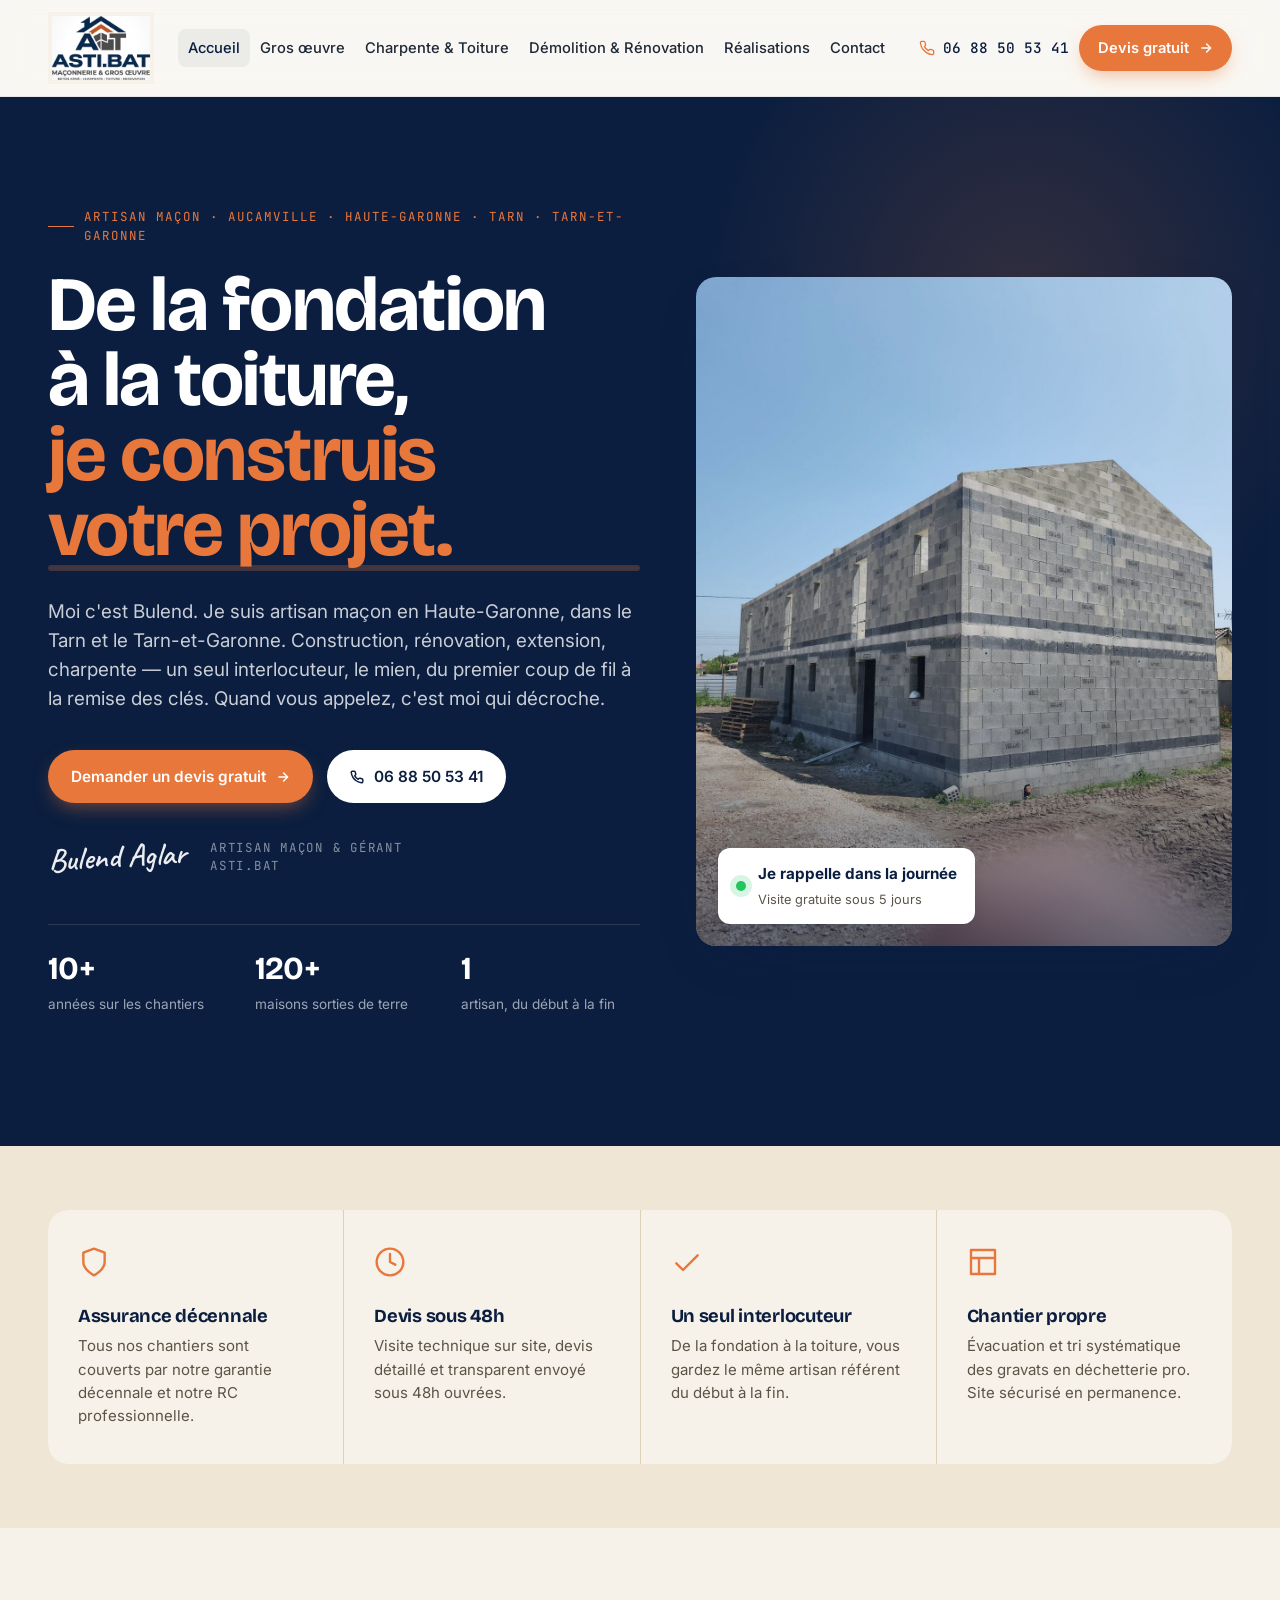
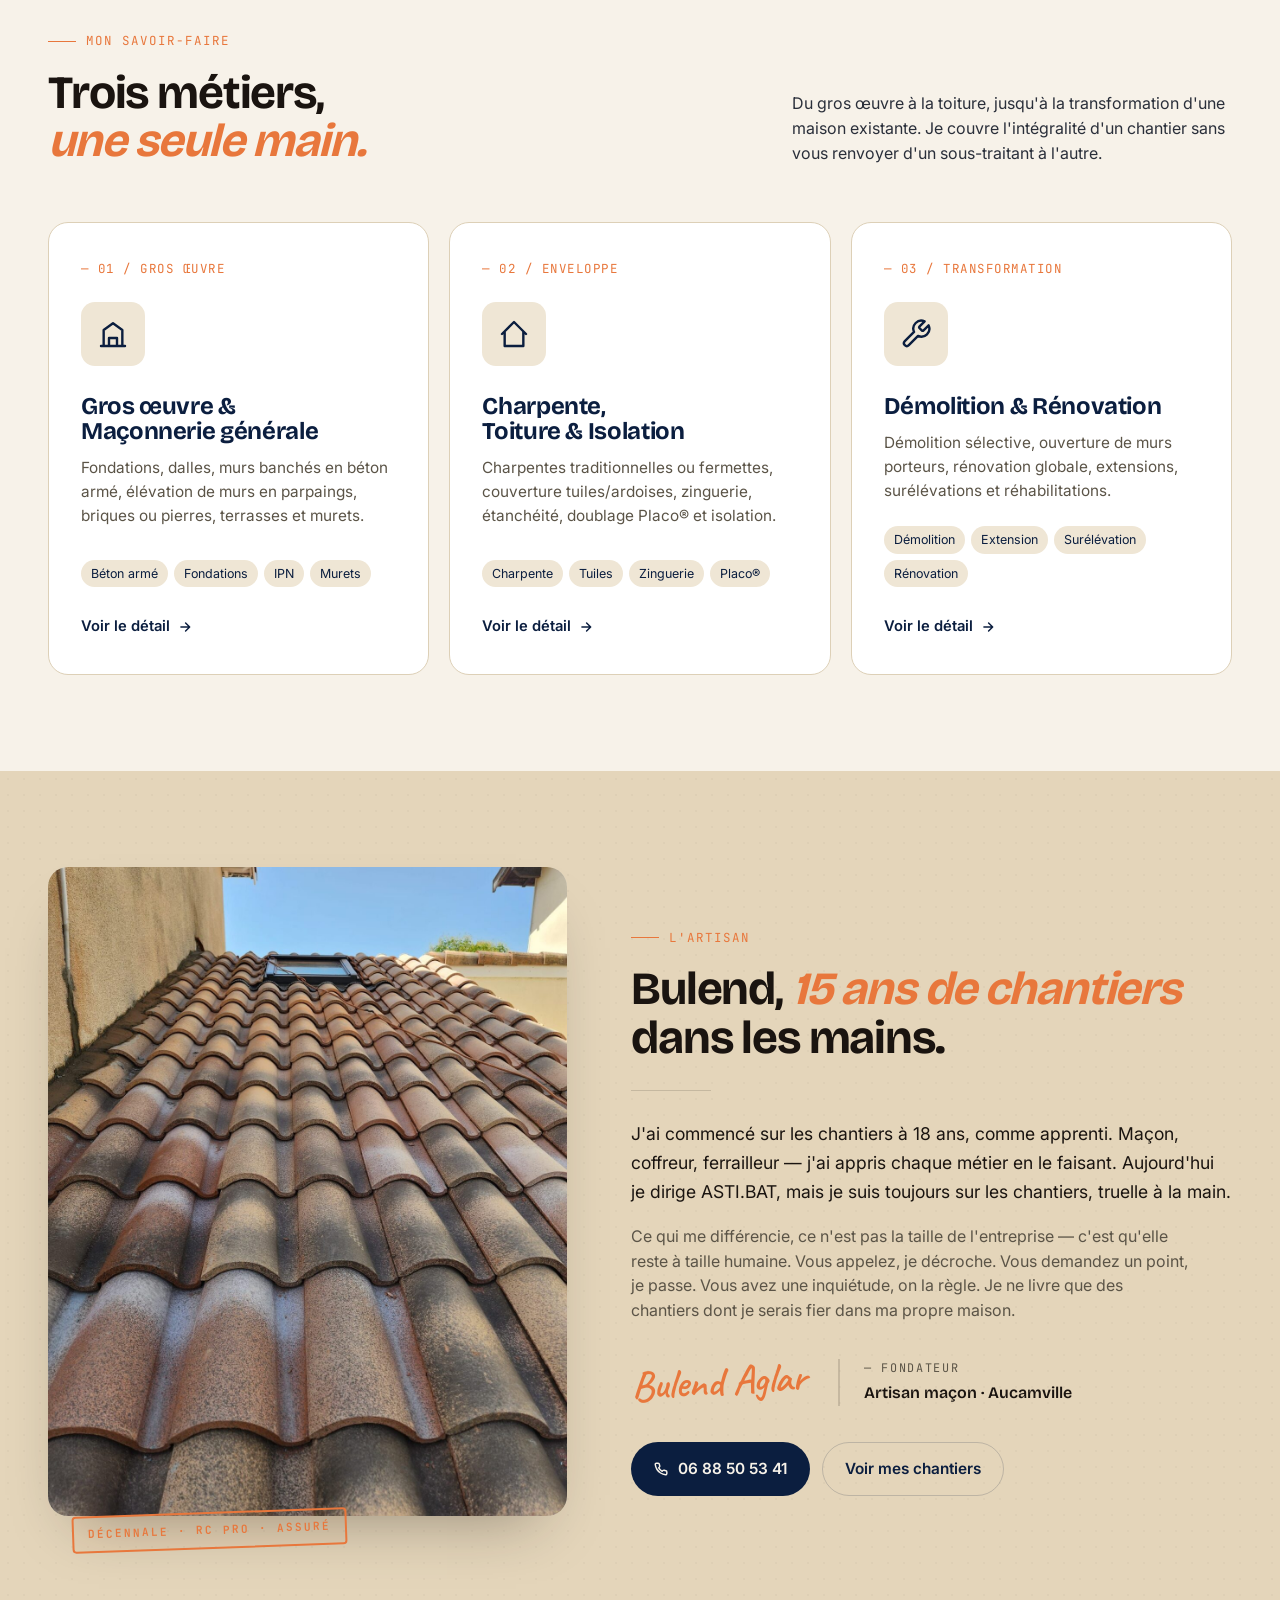
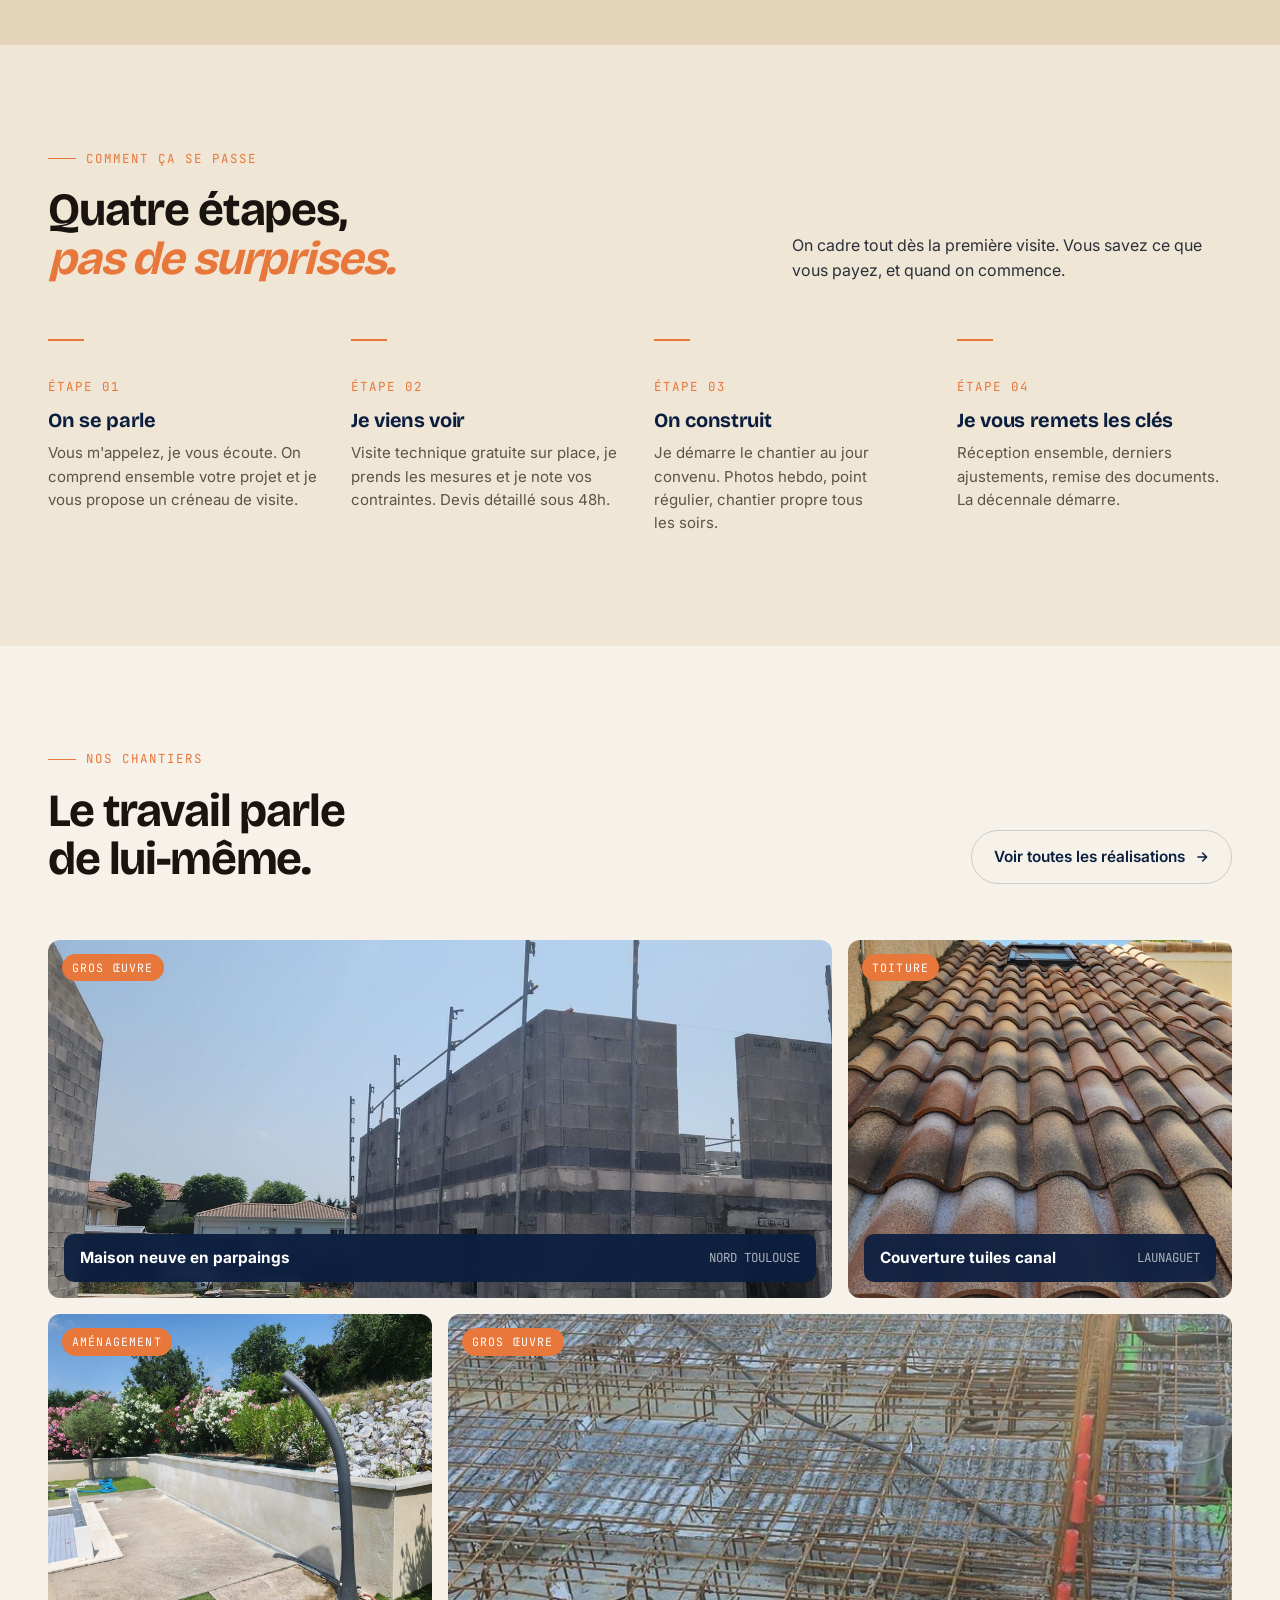
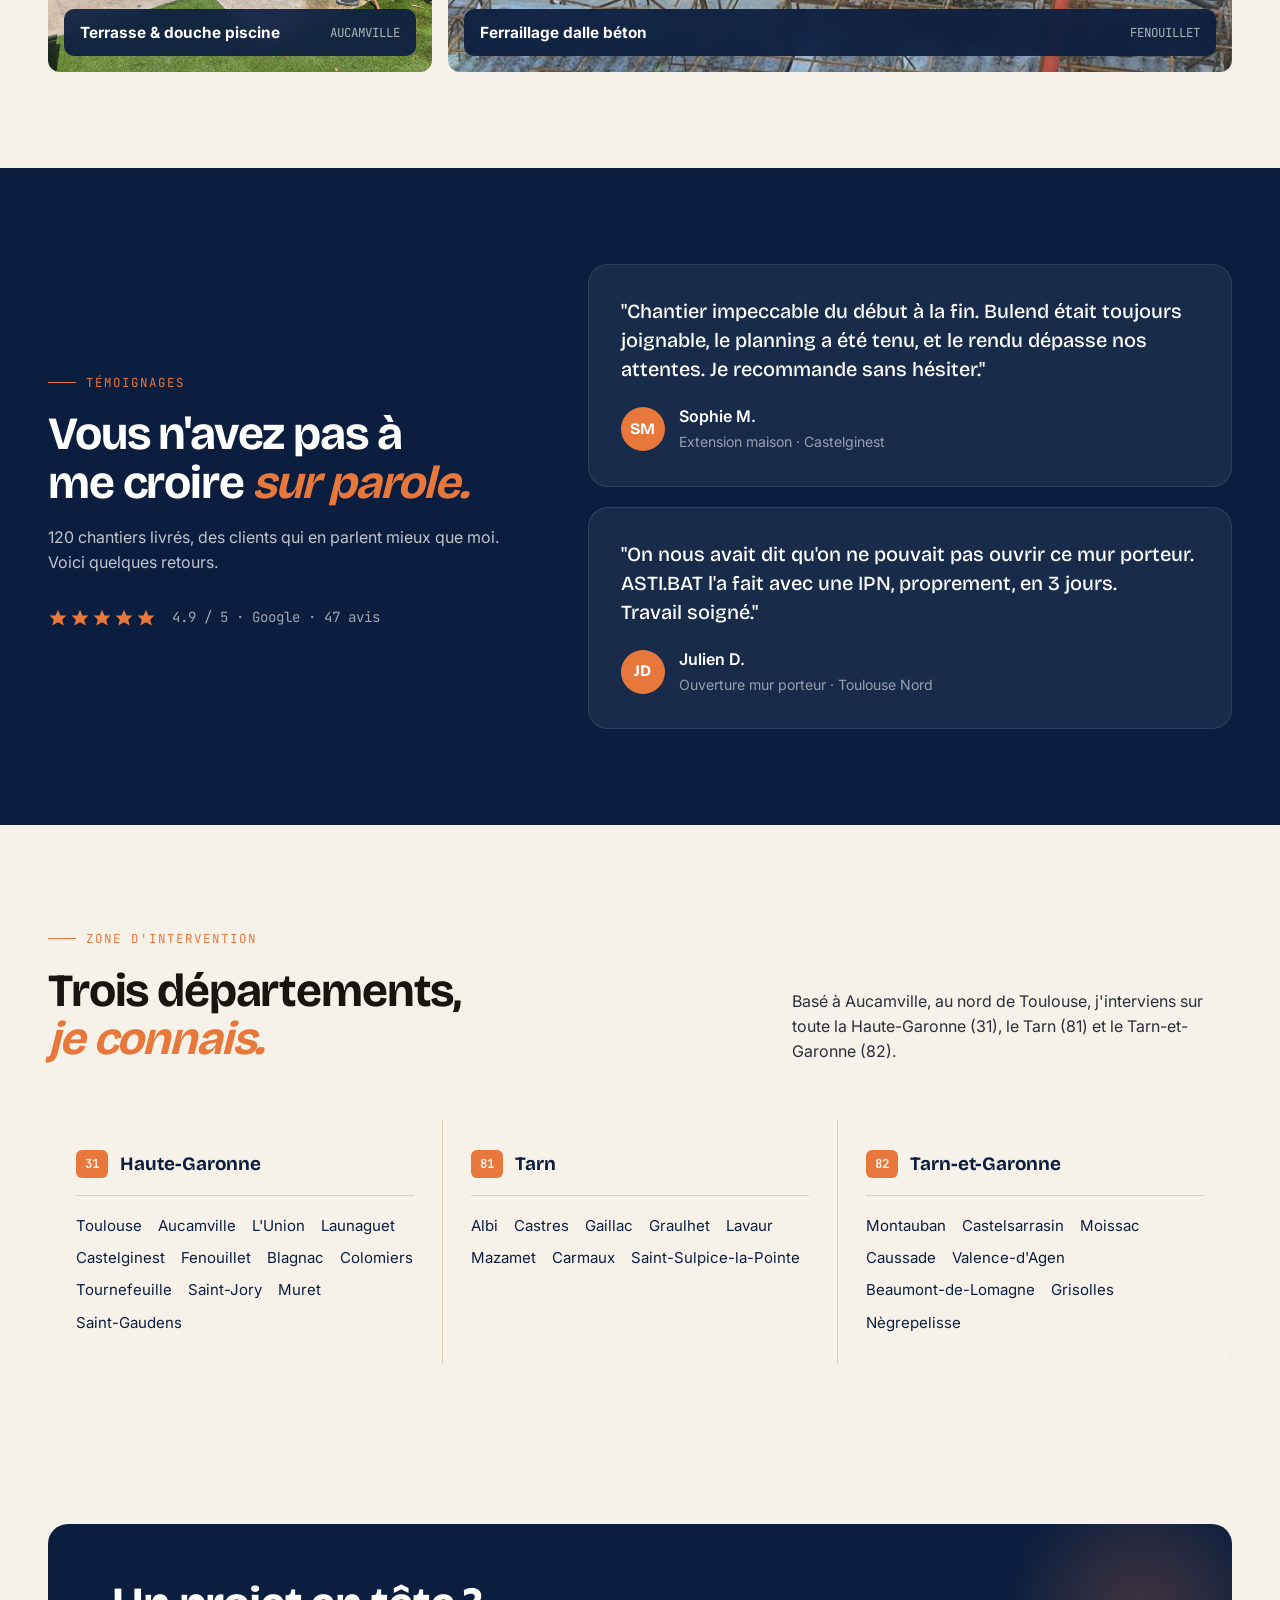
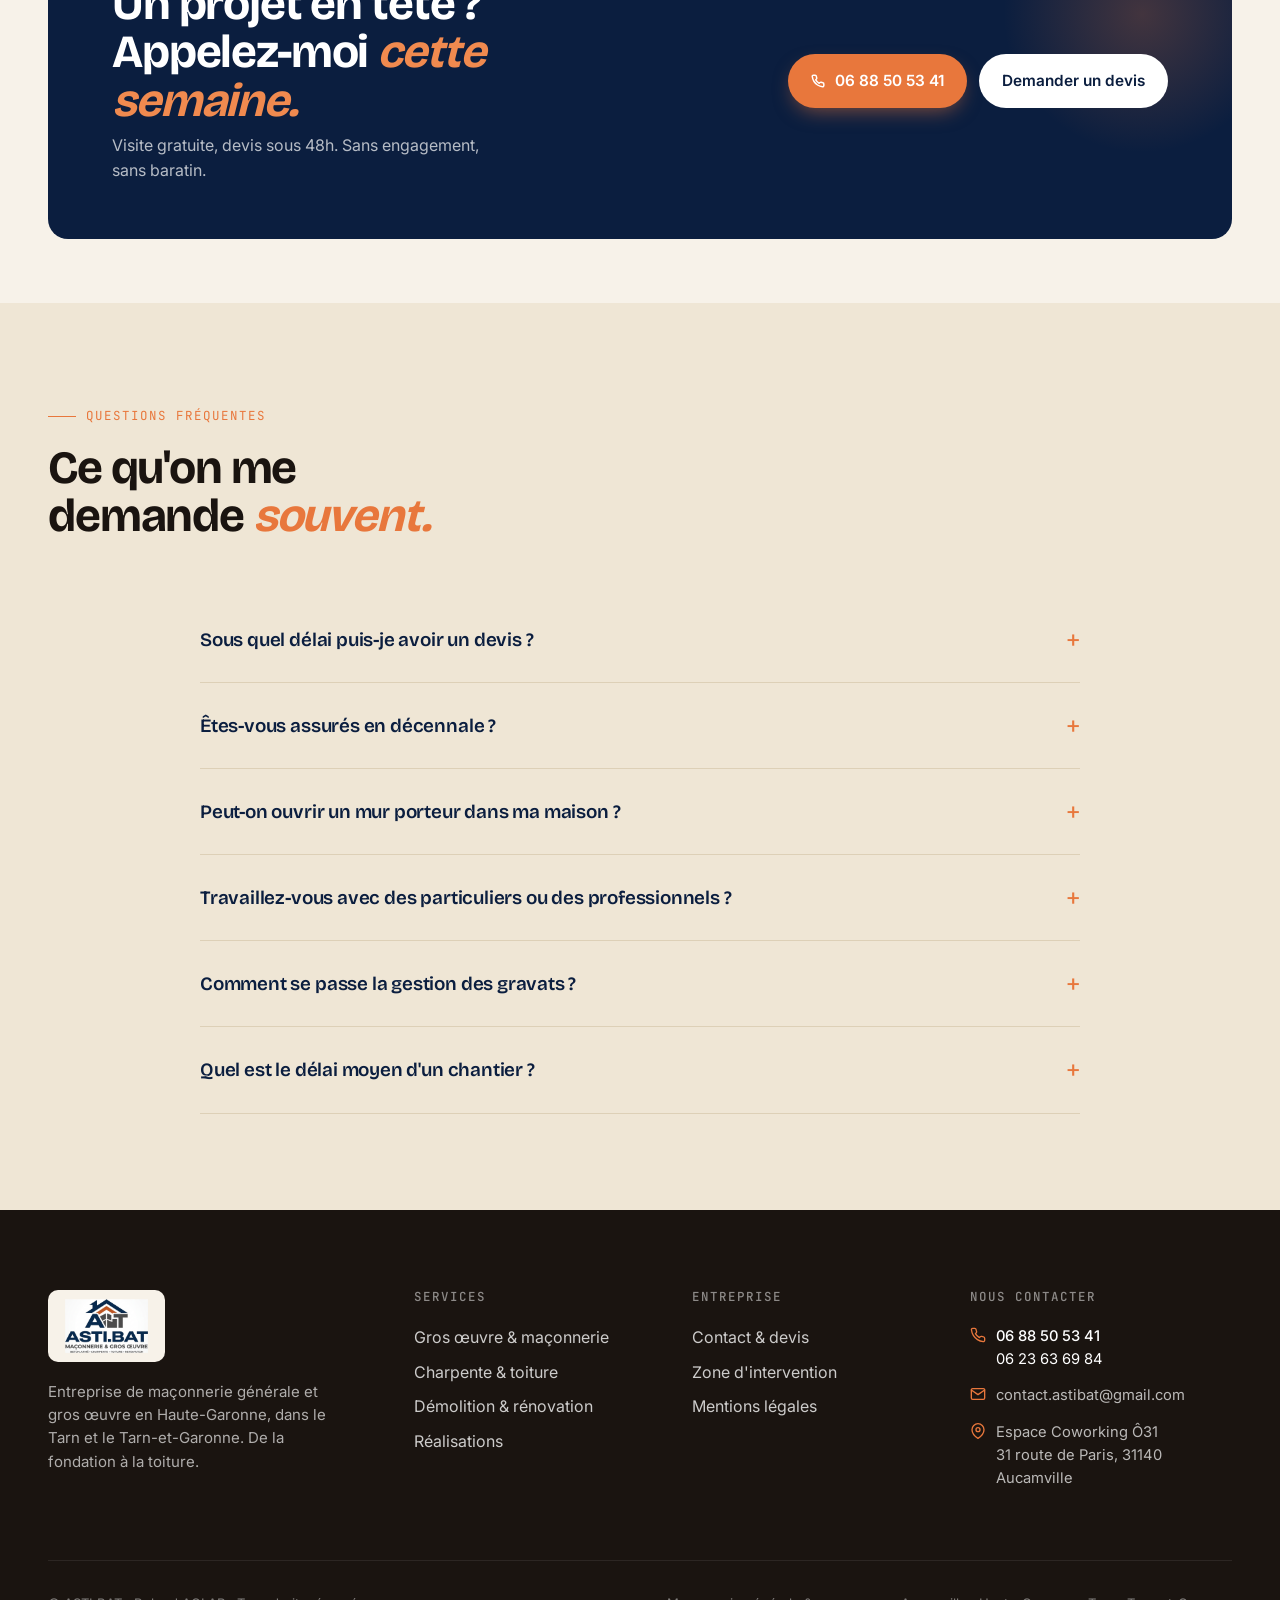
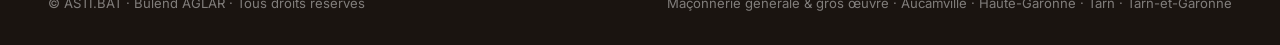
<file: index.html>
<!DOCTYPE html>
<html lang="fr">
<head>
<meta charset="UTF-8" />
<meta name="viewport" content="width=device-width, initial-scale=1.0" />
<title>ASTI.BAT — Maçonnerie générale & gros œuvre · Haute-Garonne, Tarn & Tarn-et-Garonne</title>
<meta name="description" content="Entreprise de maçonnerie générale et gros œuvre en Haute-Garonne (31), dans le Tarn (81) et le Tarn-et-Garonne (82). De la fondation à la toiture, ASTI.BAT concrétise vos projets de construction et de rénovation. Devis gratuit sous 48h." />
<meta name="keywords" content="maçonnerie Toulouse, gros œuvre Haute-Garonne, maçon Tarn, maçon Tarn-et-Garonne, rénovation maison Albi, maçon Castres, gros œuvre Montauban, charpente toiture 31 81 82, extension maison Occitanie" />

<link rel="preconnect" href="https://fonts.googleapis.com" />
<link rel="preconnect" href="https://fonts.gstatic.com" crossorigin />
<link href="https://fonts.googleapis.com/css2?family=Bricolage+Grotesque:opsz,wght@12..96,400;12..96,500;12..96,600;12..96,700;12..96,800&family=Inter:wght@400;500;600;700&family=JetBrains+Mono:wght@400;500&family=Caveat:wght@600;700&display=swap" rel="stylesheet" />
<link rel="icon" type="image/png" sizes="32x32" href="assets/favicon/favicon-32.png" />
<link rel="icon" type="image/png" sizes="16x16" href="assets/favicon/favicon-16.png" />
<link rel="icon" href="assets/favicon/favicon.ico" sizes="any" />
<link rel="apple-touch-icon" sizes="180x180" href="assets/favicon/apple-touch-icon.png" />
<link rel="manifest" href="assets/favicon/site.webmanifest" />
<meta name="theme-color" content="#0B1E3F" />

<!-- SEO / Open Graph / Twitter -->
<link rel="canonical" href="https://asti-bat.fr/" />
<meta property="og:type" content="website" />
<meta property="og:site_name" content="ASTI.BAT" />
<meta property="og:locale" content="fr_FR" />
<meta property="og:url" content="https://asti-bat.fr/" />
<meta property="og:title" content="ASTI.BAT · Maçonnerie générale & gros œuvre · Haute-Garonne, Tarn & Tarn-et-Garonne" />
<meta property="og:description" content="De la fondation à la toiture, nous concrétisons vos projets de construction et rénovation en Haute-Garonne, dans le Tarn et le Tarn-et-Garonne. Devis gratuit sous 48h." />
<meta property="og:image" content="https://asti-bat.fr/assets/og-image.jpg" />
<meta property="og:image:width" content="1200" />
<meta property="og:image:height" content="630" />
<meta name="twitter:card" content="summary_large_image" />

<link rel="stylesheet" href="assets/style.css" />

<!-- Schema.org -->
<script type="application/ld+json">
{
  "@context": "https://schema.org",
  "@type": "GeneralContractor",
  "name": "ASTI.BAT",
  "image": "uploads/logo-astibat.png",
  "logo": "uploads/logo-astibat.png",
  "telephone": "+33688505341",
  "email": "contact.astibat@gmail.com",
  "address": {
    "@type": "PostalAddress",
    "streetAddress": "Espace Coworking Ô31, 31 route de Paris",
    "addressLocality": "Aucamville",
    "postalCode": "31140",
    "addressCountry": "FR"
  },
  "areaServed": [
    { "@type": "AdministrativeArea", "name": "Haute-Garonne (31)" },
    { "@type": "AdministrativeArea", "name": "Tarn (81)" },
    { "@type": "AdministrativeArea", "name": "Tarn-et-Garonne (82)" }
  ],
  "priceRange": "€€"
}
</script>
</head>
<body>

<!-- ========== NAV ========== -->
<header class="nav">
  <div class="container nav__inner">
    <a href="index.html" class="brand" aria-label="ASTI.BAT — Accueil">
      <img loading="eager" decoding="async" src="uploads/logo-astibat.png" alt="ASTI.BAT — Maçonnerie & gros œuvre" class="brand__logo" />
    </a>
    <nav>
      <ul class="nav__links">
        <li><a href="index.html" class="active">Accueil</a></li>
        <li><a href="gros-oeuvre.html">Gros œuvre</a></li>
        <li><a href="charpente-toiture.html">Charpente & Toiture</a></li>
        <li><a href="demolition-renovation.html">Démolition & Rénovation</a></li>
        <li><a href="realisations.html">Réalisations</a></li>
        <li><a href="contact.html">Contact</a></li>
      </ul>
    </nav>
    <button class="nav__burger" type="button" aria-label="Ouvrir le menu" aria-expanded="false">
  <svg class="icon-open" viewBox="0 0 24 24" fill="none" stroke="currentColor" stroke-width="2" stroke-linecap="round" stroke-linejoin="round"><line x1="3" y1="6" x2="21" y2="6"/><line x1="3" y1="12" x2="21" y2="12"/><line x1="3" y1="18" x2="21" y2="18"/></svg>
  <svg class="icon-close" viewBox="0 0 24 24" fill="none" stroke="currentColor" stroke-width="2" stroke-linecap="round" stroke-linejoin="round"><line x1="18" y1="6" x2="6" y2="18"/><line x1="6" y1="6" x2="18" y2="18"/></svg>
</button>
    <div class="nav__cta">
      <a href="tel:+33688505341" class="nav__phone">
        <svg width="16" height="16" viewBox="0 0 24 24" fill="none" stroke="currentColor" stroke-width="2" stroke-linecap="round" stroke-linejoin="round"><path d="M22 16.92v3a2 2 0 0 1-2.18 2 19.79 19.79 0 0 1-8.63-3.07 19.5 19.5 0 0 1-6-6 19.79 19.79 0 0 1-3.07-8.67A2 2 0 0 1 4.11 2h3a2 2 0 0 1 2 1.72c.13.96.37 1.9.72 2.81a2 2 0 0 1-.45 2.11L8.09 9.91a16 16 0 0 0 6 6l1.27-1.27a2 2 0 0 1 2.11-.45c.91.35 1.85.59 2.81.72A2 2 0 0 1 22 16.92Z"/></svg>
        06 88 50 53 41
      </a>
      <a href="contact.html" class="btn btn-primary">
        Devis gratuit
        <svg width="14" height="14" viewBox="0 0 24 24" fill="none" stroke="currentColor" stroke-width="2.5" stroke-linecap="round" stroke-linejoin="round"><path d="M5 12h14M13 5l7 7-7 7"/></svg>
      </a>
    </div>
  </div>
</header>

<!-- ========== HERO ========== -->
<section class="hero">
  <div class="container">
    <div class="hero__grid">
      <div class="hero__copy">
        <span class="eyebrow" style="color: var(--orange);">Artisan maçon · Aucamville · Haute-Garonne · Tarn · Tarn-et-Garonne</span>
        <h1 style="margin-top: 22px;">
          De la fondation<br/>à la toiture,<br/>
          <em>je construis votre projet.</em>
        </h1>
        <p class="hero__sub">
          Moi c'est Bulend. Je suis artisan maçon en Haute-Garonne, dans le Tarn et le Tarn-et-Garonne. Construction, rénovation, extension, charpente — un seul interlocuteur, le mien, du premier coup de fil à la remise des clés. Quand vous appelez, c'est moi qui décroche.
        </p>
        <div class="hero__cta">
          <a href="contact.html" class="btn btn-primary">
            Demander un devis gratuit
            <svg width="14" height="14" viewBox="0 0 24 24" fill="none" stroke="currentColor" stroke-width="2.5" stroke-linecap="round" stroke-linejoin="round"><path d="M5 12h14M13 5l7 7-7 7"/></svg>
          </a>
          <a href="tel:+33688505341" class="btn btn-light">
            <svg width="14" height="14" viewBox="0 0 24 24" fill="none" stroke="currentColor" stroke-width="2.5" stroke-linecap="round" stroke-linejoin="round"><path d="M22 16.92v3a2 2 0 0 1-2.18 2 19.79 19.79 0 0 1-8.63-3.07 19.5 19.5 0 0 1-6-6 19.79 19.79 0 0 1-3.07-8.67A2 2 0 0 1 4.11 2h3a2 2 0 0 1 2 1.72c.13.96.37 1.9.72 2.81a2 2 0 0 1-.45 2.11L8.09 9.91a16 16 0 0 0 6 6l1.27-1.27a2 2 0 0 1 2.11-.45c.91.35 1.85.59 2.81.72A2 2 0 0 1 22 16.92Z"/></svg>
            06 88 50 53 41
          </a>
        </div>

        <div style="margin-top: 36px; display: flex; align-items: center; gap: 24px; flex-wrap: wrap;">
          <span class="signature" style="font-size: 2rem; color: rgba(255,255,255,0.92);">Bulend Aglar</span>
          <span class="mono" style="font-size: 0.78rem; color: rgba(255,255,255,0.5); letter-spacing: 0.14em; text-transform: uppercase; line-height: 1.4;">Artisan maçon &amp; gérant<br/>ASTI.BAT</span>
        </div>

        <div class="hero__meta">
          <div><b>10+</b><span>années sur les chantiers</span></div>
          <div><b>120+</b><span>maisons sorties de terre</span></div>
          <div><b>1</b><span>artisan, du début à la fin</span></div>
        </div>
      </div>

      <div class="hero__visual reveal">
        <img loading="eager" fetchpriority="high" decoding="async" src="uploads/gros-oeuvre-maison-parpaings-02.jpg" alt="Maison neuve en parpaings — chantier ASTI.BAT, Haute-Garonne" />
        <div class="hero__badge">
          <span class="dot"></span>
          <div>
            <b>Je rappelle dans la journée</b>
            <span>Visite gratuite sous 5 jours</span>
          </div>
        </div>
      </div>
    </div>
  </div>
</section>

<!-- ========== TRUST STRIP ========== -->
<section class="section section--tight section--cream2">
  <div class="container">
    <div class="features reveal">
      <div class="features__item">
        <svg width="32" height="32" viewBox="0 0 24 24" fill="none" stroke="currentColor" stroke-width="1.8" stroke-linecap="round" stroke-linejoin="round"><path d="M12 22s8-4 8-10V5l-8-3-8 3v7c0 6 8 10 8 10z"/></svg>
        <h3>Assurance décennale</h3>
        <p>Tous nos chantiers sont couverts par notre garantie décennale et notre RC professionnelle.</p>
      </div>
      <div class="features__item">
        <svg width="32" height="32" viewBox="0 0 24 24" fill="none" stroke="currentColor" stroke-width="1.8" stroke-linecap="round" stroke-linejoin="round"><circle cx="12" cy="12" r="10"/><polyline points="12 6 12 12 16 14"/></svg>
        <h3>Devis sous 48h</h3>
        <p>Visite technique sur site, devis détaillé et transparent envoyé sous 48h ouvrées.</p>
      </div>
      <div class="features__item">
        <svg width="32" height="32" viewBox="0 0 24 24" fill="none" stroke="currentColor" stroke-width="1.8" stroke-linecap="round" stroke-linejoin="round"><path d="M20 7L9 18l-5-5"/></svg>
        <h3>Un seul interlocuteur</h3>
        <p>De la fondation à la toiture, vous gardez le même artisan référent du début à la fin.</p>
      </div>
      <div class="features__item">
        <svg width="32" height="32" viewBox="0 0 24 24" fill="none" stroke="currentColor" stroke-width="1.8" stroke-linecap="round" stroke-linejoin="round"><path d="M3 3h18v18H3zM3 9h18M9 21V9"/></svg>
        <h3>Chantier propre</h3>
        <p>Évacuation et tri systématique des gravats en déchetterie pro. Site sécurisé en permanence.</p>
      </div>
    </div>
  </div>
</section>

<!-- ========== SERVICES ========== -->
<section class="section">
  <div class="container">
    <div class="section__head">
      <div>
        <span class="eyebrow">Mon savoir-faire</span>
        <h2 style="margin-top: 18px;">Trois métiers, <em style="font-style: italic; color: var(--orange);">une seule main.</em></h2>
      </div>
      <p>
        Du gros œuvre à la toiture, jusqu'à la transformation d'une maison existante. Je couvre l'intégralité d'un chantier sans vous renvoyer d'un sous-traitant à l'autre.
      </p>
    </div>

    <div class="services">
      <a href="gros-oeuvre.html" class="service-card reveal">
        <span class="service-card__num">— 01 / GROS ŒUVRE</span>
        <div class="service-card__icon">
          <svg width="32" height="32" viewBox="0 0 24 24" fill="none" stroke="currentColor" stroke-width="1.8" stroke-linecap="round" stroke-linejoin="round"><path d="M3 21h18M5 21V9l7-5 7 5v12M9 21v-6h6v6"/></svg>
        </div>
        <h3>Gros œuvre & Maçonnerie générale</h3>
        <p>Fondations, dalles, murs banchés en béton armé, élévation de murs en parpaings, briques ou pierres, terrasses et murets.</p>
        <div class="service-card__tags">
          <span>Béton armé</span>
          <span>Fondations</span>
          <span>IPN</span>
          <span>Murets</span>
        </div>
        <span class="service-card__link">
          Voir le détail
          <svg width="14" height="14" viewBox="0 0 24 24" fill="none" stroke="currentColor" stroke-width="2.5" stroke-linecap="round" stroke-linejoin="round"><path d="M5 12h14M13 5l7 7-7 7"/></svg>
        </span>
      </a>

      <a href="charpente-toiture.html" class="service-card reveal">
        <span class="service-card__num">— 02 / ENVELOPPE</span>
        <div class="service-card__icon">
          <svg width="32" height="32" viewBox="0 0 24 24" fill="none" stroke="currentColor" stroke-width="1.8" stroke-linecap="round" stroke-linejoin="round"><path d="M3 12 12 3l9 9M5 10v11h14V10"/></svg>
        </div>
        <h3>Charpente, Toiture & Isolation</h3>
        <p>Charpentes traditionnelles ou fermettes, couverture tuiles/ardoises, zinguerie, étanchéité, doublage Placo® et isolation.</p>
        <div class="service-card__tags">
          <span>Charpente</span>
          <span>Tuiles</span>
          <span>Zinguerie</span>
          <span>Placo®</span>
        </div>
        <span class="service-card__link">
          Voir le détail
          <svg width="14" height="14" viewBox="0 0 24 24" fill="none" stroke="currentColor" stroke-width="2.5" stroke-linecap="round" stroke-linejoin="round"><path d="M5 12h14M13 5l7 7-7 7"/></svg>
        </span>
      </a>

      <a href="demolition-renovation.html" class="service-card reveal">
        <span class="service-card__num">— 03 / TRANSFORMATION</span>
        <div class="service-card__icon">
          <svg width="32" height="32" viewBox="0 0 24 24" fill="none" stroke="currentColor" stroke-width="1.8" stroke-linecap="round" stroke-linejoin="round"><path d="M14.7 6.3a1 1 0 0 0 0 1.4l1.6 1.6a1 1 0 0 0 1.4 0l3.77-3.77a6 6 0 0 1-7.94 7.94l-6.91 6.91a2.12 2.12 0 0 1-3-3l6.91-6.91a6 6 0 0 1 7.94-7.94l-3.76 3.76z"/></svg>
        </div>
        <h3>Démolition & Rénovation</h3>
        <p>Démolition sélective, ouverture de murs porteurs, rénovation globale, extensions, surélévations et réhabilitations.</p>
        <div class="service-card__tags">
          <span>Démolition</span>
          <span>Extension</span>
          <span>Surélévation</span>
          <span>Rénovation</span>
        </div>
        <span class="service-card__link">
          Voir le détail
          <svg width="14" height="14" viewBox="0 0 24 24" fill="none" stroke="currentColor" stroke-width="2.5" stroke-linecap="round" stroke-linejoin="round"><path d="M5 12h14M13 5l7 7-7 7"/></svg>
        </span>
      </a>
    </div>
  </div>
</section>

<!-- ========== L'ARTISAN ========== -->
<section class="section" style="background: var(--kraft); position: relative; overflow: hidden;">
  <!-- Texture subtle: paper feel -->
  <div style="position: absolute; inset: 0; background-image: radial-gradient(rgba(26,20,16,0.05) 1px, transparent 1px); background-size: 16px 16px; opacity: 0.6; pointer-events: none;"></div>

  <div class="container" style="position: relative;">
    <div class="split-2">

      <div class="reveal">
        <div style="position: relative; aspect-ratio: 4/5; border-radius: var(--r-lg); overflow: hidden; background: var(--cream-2); box-shadow: 0 30px 60px -30px rgba(26,20,16,.4);">
          <img loading="lazy" decoding="async" src="uploads/toiture-tuiles-canal-01.jpg" alt="Toiture neuve en tuiles canal posée par Bulend — ASTI.BAT" style="width:100%; height:100%; object-fit: cover;" />
        </div>
        <!-- "Stamp" overlay -->
        <div style="position: relative; margin-top: -28px; margin-left: 24px; display: inline-block;">
          <div class="stamp">Décennale · RC pro · Assuré</div>
        </div>
      </div>

      <div class="reveal">
        <span class="eyebrow">L'artisan</span>
        <h2 style="margin-top: 18px; color: var(--ink);">
          Bulend, <em style="font-style: italic; color: var(--orange);">15 ans de chantiers</em>
          <br/>dans les mains.
        </h2>

        <div style="height: 1px; background: rgba(26,20,16,0.15); margin: 28px 0; width: 80px;"></div>

        <p style="font-size: 1.1rem; color: var(--ink); max-width: 56ch; line-height: 1.65;">
          J'ai commencé sur les chantiers à 18 ans, comme apprenti. Maçon, coffreur, ferrailleur — j'ai appris chaque métier en le faisant. Aujourd'hui je dirige ASTI.BAT, mais je suis toujours sur les chantiers, truelle à la main.
        </p>

        <p style="color: var(--slate); max-width: 56ch;">
          Ce qui me différencie, ce n'est pas la taille de l'entreprise — c'est qu'elle reste à taille humaine. Vous appelez, je décroche. Vous demandez un point, je passe. Vous avez une inquiétude, on la règle. Je ne livre que des chantiers dont je serais fier dans ma propre maison.
        </p>

        <div style="display: flex; align-items: center; gap: 32px; margin-top: 36px; flex-wrap: wrap;">
          <div>
            <span class="signature" style="font-size: 2.6rem;">Bulend Aglar</span>
          </div>
          <div style="border-left: 2px solid rgba(26,20,16,0.15); padding-left: 24px;">
            <div class="mono" style="font-size: 0.74rem; letter-spacing: 0.14em; text-transform: uppercase; color: var(--slate); margin-bottom: 4px;">— Fondateur</div>
            <div style="font-family: var(--f-display); font-weight: 600; color: var(--ink);">Artisan maçon · Aucamville</div>
          </div>
        </div>

        <div style="margin-top: 36px; display: flex; gap: 12px; flex-wrap: wrap;">
          <a href="tel:+33688505341" class="btn btn-dark">
            <svg width="14" height="14" viewBox="0 0 24 24" fill="none" stroke="currentColor" stroke-width="2.5" stroke-linecap="round" stroke-linejoin="round"><path d="M22 16.92v3a2 2 0 0 1-2.18 2 19.79 19.79 0 0 1-8.63-3.07 19.5 19.5 0 0 1-6-6 19.79 19.79 0 0 1-3.07-8.67A2 2 0 0 1 4.11 2h3a2 2 0 0 1 2 1.72c.13.96.37 1.9.72 2.81a2 2 0 0 1-.45 2.11L8.09 9.91a16 16 0 0 0 6 6l1.27-1.27a2 2 0 0 1 2.11-.45c.91.35 1.85.59 2.81.72A2 2 0 0 1 22 16.92Z"/></svg>
            06 88 50 53 41
          </a>
          <a href="realisations.html" class="btn btn-ghost">Voir mes chantiers</a>
        </div>
      </div>

    </div>
  </div>
</section>

<!-- ========== PROCESS ========== -->
<section class="section section--cream2">
  <div class="container">
    <div class="section__head">
      <div>
        <span class="eyebrow">Comment ça se passe</span>
        <h2 style="margin-top: 18px;">Quatre étapes, <em style="font-style: italic; color: var(--orange);">pas de surprises.</em></h2>
      </div>
      <p>On cadre tout dès la première visite. Vous savez ce que vous payez, et quand on commence.</p>
    </div>

    <div class="process">
      <div class="process__step reveal">
        <span class="num">ÉTAPE 01</span>
        <h3>On se parle</h3>
        <p>Vous m'appelez, je vous écoute. On comprend ensemble votre projet et je vous propose un créneau de visite.</p>
      </div>
      <div class="process__step reveal">
        <span class="num">ÉTAPE 02</span>
        <h3>Je viens voir</h3>
        <p>Visite technique gratuite sur place, je prends les mesures et je note vos contraintes. Devis détaillé sous 48h.</p>
      </div>
      <div class="process__step reveal">
        <span class="num">ÉTAPE 03</span>
        <h3>On construit</h3>
        <p>Je démarre le chantier au jour convenu. Photos hebdo, point régulier, chantier propre tous les soirs.</p>
      </div>
      <div class="process__step reveal">
        <span class="num">ÉTAPE 04</span>
        <h3>Je vous remets les clés</h3>
        <p>Réception ensemble, derniers ajustements, remise des documents. La décennale démarre.</p>
      </div>
    </div>
  </div>
</section>

<!-- ========== REALISATIONS PREVIEW ========== -->
<section class="section">
  <div class="container">
    <div class="section__head">
      <div>
        <span class="eyebrow">Nos chantiers</span>
        <h2 style="margin-top: 18px;">Le travail parle de lui-même.</h2>
      </div>
      <a href="realisations.html" class="btn btn-ghost">
        Voir toutes les réalisations
        <svg width="14" height="14" viewBox="0 0 24 24" fill="none" stroke="currentColor" stroke-width="2.5" stroke-linecap="round" stroke-linejoin="round"><path d="M5 12h14M13 5l7 7-7 7"/></svg>
      </a>
    </div>

    <div class="gallery-grid">
      <div class="gallery-item gallery-item--xl reveal">
        <img loading="lazy" decoding="async" src="uploads/gros-oeuvre-maison-parpaings-01.jpg" alt="Maison en parpaings sortie de terre — chantier ASTI.BAT" />
        <span class="gallery-item__tag">Gros œuvre</span>
        <div class="gallery-item__cap">
          <div><b>Maison neuve en parpaings</b></div>
          <span>NORD TOULOUSE</span>
        </div>
      </div>
      <div class="gallery-item gallery-item--sm reveal">
        <img loading="lazy" decoding="async" src="uploads/toiture-tuiles-canal-01.jpg" alt="Toiture en tuiles canal" />
        <span class="gallery-item__tag">Toiture</span>
        <div class="gallery-item__cap">
          <div><b>Couverture tuiles canal</b></div>
          <span>LAUNAGUET</span>
        </div>
      </div>
      <div class="gallery-item gallery-item--sm reveal">
        <img loading="lazy" decoding="async" src="uploads/exterieur-piscine-douche.jpg" alt="Aménagement extérieur piscine et douche solaire" />
        <span class="gallery-item__tag">Aménagement</span>
        <div class="gallery-item__cap">
          <div><b>Terrasse & douche piscine</b></div>
          <span>AUCAMVILLE</span>
        </div>
      </div>
      <div class="gallery-item gallery-item--xl reveal">
        <img loading="lazy" decoding="async" src="uploads/gros-oeuvre-dalle-ferraillage-01.jpg" alt="Ferraillage de dalle béton armé" />
        <span class="gallery-item__tag">Gros œuvre</span>
        <div class="gallery-item__cap">
          <div><b>Ferraillage dalle béton</b></div>
          <span>FENOUILLET</span>
        </div>
      </div>
    </div>
  </div>
</section>

<!-- ========== TESTIMONIAL ========== -->
<section class="section section--navy">
  <div class="container">
    <div class="split-2 split-2--wide-right">
      <div>
        <span class="eyebrow">Témoignages</span>
        <h2 style="margin-top: 18px; color: white;">Vous n'avez pas à me croire <em style="font-style: italic; color: var(--orange);">sur parole.</em></h2>
        <p style="margin-top: 18px;">120 chantiers livrés, des clients qui en parlent mieux que moi. Voici quelques retours.</p>
        <div style="display: flex; align-items: center; gap: 16px; margin-top: 32px;">
          <div style="display: flex; gap: 2px;">
            <svg width="20" height="20" viewBox="0 0 24 24" fill="#E8773C"><polygon points="12,2 15,9 22,9 17,14 19,21 12,17 5,21 7,14 2,9 9,9"/></svg>
            <svg width="20" height="20" viewBox="0 0 24 24" fill="#E8773C"><polygon points="12,2 15,9 22,9 17,14 19,21 12,17 5,21 7,14 2,9 9,9"/></svg>
            <svg width="20" height="20" viewBox="0 0 24 24" fill="#E8773C"><polygon points="12,2 15,9 22,9 17,14 19,21 12,17 5,21 7,14 2,9 9,9"/></svg>
            <svg width="20" height="20" viewBox="0 0 24 24" fill="#E8773C"><polygon points="12,2 15,9 22,9 17,14 19,21 12,17 5,21 7,14 2,9 9,9"/></svg>
            <svg width="20" height="20" viewBox="0 0 24 24" fill="#E8773C"><polygon points="12,2 15,9 22,9 17,14 19,21 12,17 5,21 7,14 2,9 9,9"/></svg>
          </div>
          <span class="mono" style="color: rgba(255,255,255,.6); font-size: 0.88rem;">4.9 / 5 · Google · 47 avis</span>
        </div>
      </div>

      <div style="display: grid; gap: 20px;">
        <blockquote style="background: rgba(255,255,255,.06); border: 1px solid rgba(255,255,255,.1); border-radius: var(--r-lg); padding: 32px; margin: 0;">
          <p style="font-family: var(--f-display); font-size: 1.25rem; font-weight: 500; color: white; line-height: 1.45; margin: 0 0 20px;">"Chantier impeccable du début à la fin. Bulend était toujours joignable, le planning a été tenu, et le rendu dépasse nos attentes. Je recommande sans hésiter."</p>
          <footer style="display: flex; align-items: center; gap: 14px;">
            <div style="width: 44px; height: 44px; border-radius: 50%; background: var(--orange); display: grid; place-items: center; color: white; font-weight: 700; font-family: var(--f-display);">SM</div>
            <div>
              <b style="display: block; color: white; font-weight: 600;">Sophie M.</b>
              <span style="color: rgba(255,255,255,.55); font-size: 0.88rem;">Extension maison · Castelginest</span>
            </div>
          </footer>
        </blockquote>

        <blockquote style="background: rgba(255,255,255,.06); border: 1px solid rgba(255,255,255,.1); border-radius: var(--r-lg); padding: 32px; margin: 0;">
          <p style="font-family: var(--f-display); font-size: 1.25rem; font-weight: 500; color: white; line-height: 1.45; margin: 0 0 20px;">"On nous avait dit qu'on ne pouvait pas ouvrir ce mur porteur. ASTI.BAT l'a fait avec une IPN, proprement, en 3 jours. Travail soigné."</p>
          <footer style="display: flex; align-items: center; gap: 14px;">
            <div style="width: 44px; height: 44px; border-radius: 50%; background: var(--orange); display: grid; place-items: center; color: white; font-weight: 700; font-family: var(--f-display);">JD</div>
            <div>
              <b style="display: block; color: white; font-weight: 600;">Julien D.</b>
              <span style="color: rgba(255,255,255,.55); font-size: 0.88rem;">Ouverture mur porteur · Toulouse Nord</span>
            </div>
          </footer>
        </blockquote>
      </div>
    </div>
  </div>
</section>

<!-- ========== ZONES ========== -->
<section class="section" id="zones">
  <div class="container">
    <div class="section__head">
      <div>
        <span class="eyebrow">Zone d'intervention</span>
        <h2 style="margin-top: 18px;">Trois départements, <em style="font-style: italic; color: var(--orange);">je connais.</em></h2>
      </div>
      <p>Basé à Aucamville, au nord de Toulouse, j'interviens sur toute la Haute-Garonne (31), le Tarn (81) et le Tarn-et-Garonne (82).</p>
    </div>

    <div class="zones-depts reveal">
      <div class="zone-dept">
        <div class="zone-dept__head"><span class="zone-dept__num">31</span> Haute-Garonne</div>
        <ul class="zone-dept__cities">
          <li>Toulouse</li>
          <li>Aucamville</li>
          <li>L'Union</li>
          <li>Launaguet</li>
          <li>Castelginest</li>
          <li>Fenouillet</li>
          <li>Blagnac</li>
          <li>Colomiers</li>
          <li>Tournefeuille</li>
          <li>Saint-Jory</li>
          <li>Muret</li>
          <li>Saint-Gaudens</li>
        </ul>
      </div>
      <div class="zone-dept">
        <div class="zone-dept__head"><span class="zone-dept__num">81</span> Tarn</div>
        <ul class="zone-dept__cities">
          <li>Albi</li>
          <li>Castres</li>
          <li>Gaillac</li>
          <li>Graulhet</li>
          <li>Lavaur</li>
          <li>Mazamet</li>
          <li>Carmaux</li>
          <li>Saint-Sulpice-la-Pointe</li>
        </ul>
      </div>
      <div class="zone-dept">
        <div class="zone-dept__head"><span class="zone-dept__num">82</span> Tarn-et-Garonne</div>
        <ul class="zone-dept__cities">
          <li>Montauban</li>
          <li>Castelsarrasin</li>
          <li>Moissac</li>
          <li>Caussade</li>
          <li>Valence-d'Agen</li>
          <li>Beaumont-de-Lomagne</li>
          <li>Grisolles</li>
          <li>Nègrepelisse</li>
        </ul>
      </div>
    </div>
  </div>
</section>

<!-- ========== CTA BAND ========== -->
<section class="section section--tight">
  <div class="container">
    <div class="cta-band reveal">
      <div>
        <h2>Un projet en tête ?<br/>Appelez-moi <em style="font-style: italic; color: var(--orange-2);">cette semaine.</em></h2>
        <p>Visite gratuite, devis sous 48h. Sans engagement, sans baratin.</p>
      </div>
      <div class="cta-band__actions">
        <a href="tel:+33688505341" class="btn btn-primary">
          <svg width="14" height="14" viewBox="0 0 24 24" fill="none" stroke="currentColor" stroke-width="2.5" stroke-linecap="round" stroke-linejoin="round"><path d="M22 16.92v3a2 2 0 0 1-2.18 2 19.79 19.79 0 0 1-8.63-3.07 19.5 19.5 0 0 1-6-6 19.79 19.79 0 0 1-3.07-8.67A2 2 0 0 1 4.11 2h3a2 2 0 0 1 2 1.72c.13.96.37 1.9.72 2.81a2 2 0 0 1-.45 2.11L8.09 9.91a16 16 0 0 0 6 6l1.27-1.27a2 2 0 0 1 2.11-.45c.91.35 1.85.59 2.81.72A2 2 0 0 1 22 16.92Z"/></svg>
          06 88 50 53 41
        </a>
        <a href="contact.html" class="btn btn-light">Demander un devis</a>
      </div>
    </div>
  </div>
</section>

<!-- ========== FAQ ========== -->
<section class="section section--cream2">
  <div class="container">
    <div class="section__head">
      <div>
        <span class="eyebrow">Questions fréquentes</span>
        <h2 style="margin-top: 18px;">Ce qu'on me demande <em style="font-style: italic; color: var(--orange);">souvent.</em></h2>
      </div>
    </div>

    <div class="faq-list">
      <details class="faq-item">
        <summary>Sous quel délai puis-je avoir un devis ?</summary>
        <p>Après votre appel, nous fixons une visite technique sous 5 jours en moyenne. Le devis détaillé vous est envoyé sous 48h ouvrées après cette visite.</p>
      </details>
      <details class="faq-item">
        <summary>Êtes-vous assurés en décennale ?</summary>
        <p>Oui, tous nos chantiers sont couverts par une assurance décennale et une responsabilité civile professionnelle. Les attestations sont systématiquement jointes au devis.</p>
      </details>
      <details class="faq-item">
        <summary>Peut-on ouvrir un mur porteur dans ma maison ?</summary>
        <p>Dans la grande majorité des cas, oui. Cela passe par la pose d'une IPN (poutrelle métallique) calculée par un bureau d'études structure. Nous gérons l'intégralité du dossier technique.</p>
      </details>
      <details class="faq-item">
        <summary>Travaillez-vous avec des particuliers ou des professionnels ?</summary>
        <p>Les deux. Nous intervenons pour les particuliers (maison, extension, rénovation) et les pros (agences immobilières, bailleurs, architectes, syndic).</p>
      </details>
      <details class="faq-item">
        <summary>Comment se passe la gestion des gravats ?</summary>
        <p>Tri et évacuation systématiques en déchetterie professionnelle agréée. Le coût est inclus dans le devis et les bordereaux de dépôt vous sont remis en fin de chantier.</p>
      </details>
      <details class="faq-item">
        <summary>Quel est le délai moyen d'un chantier ?</summary>
        <p>Variable selon la nature : ouverture mur porteur ~3 jours, dalle béton ~1 semaine, extension complète 2 à 4 mois. Le planning est annoncé avant signature et tenu.</p>
      </details>
    </div>
  </div>
</section>

<!-- ========== FOOTER ========== -->
<footer class="footer">
  <div class="container">
    <div class="footer__grid">
      <div class="footer__brand">
        <a href="index.html" class="brand" aria-label="ASTI.BAT">
          <img loading="eager" decoding="async" src="uploads/logo-astibat.png" alt="ASTI.BAT" class="brand__logo" />
        </a>
        <p>Entreprise de maçonnerie générale et gros œuvre en Haute-Garonne, dans le Tarn et le Tarn-et-Garonne. De la fondation à la toiture.</p>
      </div>

      <div>
        <h4>Services</h4>
        <ul>
          <li><a href="gros-oeuvre.html">Gros œuvre & maçonnerie</a></li>
          <li><a href="charpente-toiture.html">Charpente & toiture</a></li>
          <li><a href="demolition-renovation.html">Démolition & rénovation</a></li>
          <li><a href="realisations.html">Réalisations</a></li>
        </ul>
      </div>

      <div>
        <h4>Entreprise</h4>
        <ul>
          <li><a href="contact.html">Contact & devis</a></li>
          <li><a href="#zones">Zone d'intervention</a></li>
          <li><a href="mentions-legales.html">Mentions légales</a></li>
        </ul>
      </div>

      <div class="footer__contact">
        <h4>Nous contacter</h4>
        <div class="line">
          <svg width="16" height="16" viewBox="0 0 24 24" fill="none" stroke="currentColor" stroke-width="2" stroke-linecap="round" stroke-linejoin="round"><path d="M22 16.92v3a2 2 0 0 1-2.18 2 19.79 19.79 0 0 1-8.63-3.07 19.5 19.5 0 0 1-6-6 19.79 19.79 0 0 1-3.07-8.67A2 2 0 0 1 4.11 2h3a2 2 0 0 1 2 1.72c.13.96.37 1.9.72 2.81a2 2 0 0 1-.45 2.11L8.09 9.91a16 16 0 0 0 6 6l1.27-1.27a2 2 0 0 1 2.11-.45c.91.35 1.85.59 2.81.72A2 2 0 0 1 22 16.92Z"/></svg>
          <div><b>06 88 50 53 41</b><br/><b style="font-weight: 400;">06 23 63 69 84</b></div>
        </div>
        <div class="line">
          <svg width="16" height="16" viewBox="0 0 24 24" fill="none" stroke="currentColor" stroke-width="2" stroke-linecap="round" stroke-linejoin="round"><path d="M4 4h16c1.1 0 2 .9 2 2v12c0 1.1-.9 2-2 2H4c-1.1 0-2-.9-2-2V6c0-1.1.9-2 2-2z"/><polyline points="22,6 12,13 2,6"/></svg>
          <div>contact.astibat@gmail.com</div>
        </div>
        <div class="line">
          <svg width="16" height="16" viewBox="0 0 24 24" fill="none" stroke="currentColor" stroke-width="2" stroke-linecap="round" stroke-linejoin="round"><path d="M21 10c0 7-9 13-9 13s-9-6-9-13a9 9 0 0 1 18 0z"/><circle cx="12" cy="10" r="3"/></svg>
          <div>Espace Coworking Ô31<br/>31 route de Paris, 31140 Aucamville</div>
        </div>
      </div>
    </div>

    <div class="footer__bottom">
      <div>© ASTI.BAT · Bulend AGLAR · Tous droits réservés</div>
      <div>Maçonnerie générale & gros œuvre · Aucamville · Haute-Garonne · Tarn · Tarn-et-Garonne</div>
    </div>
  </div>
</footer>

<script src="assets/site.js"></script>
</body>
</html>
</file>
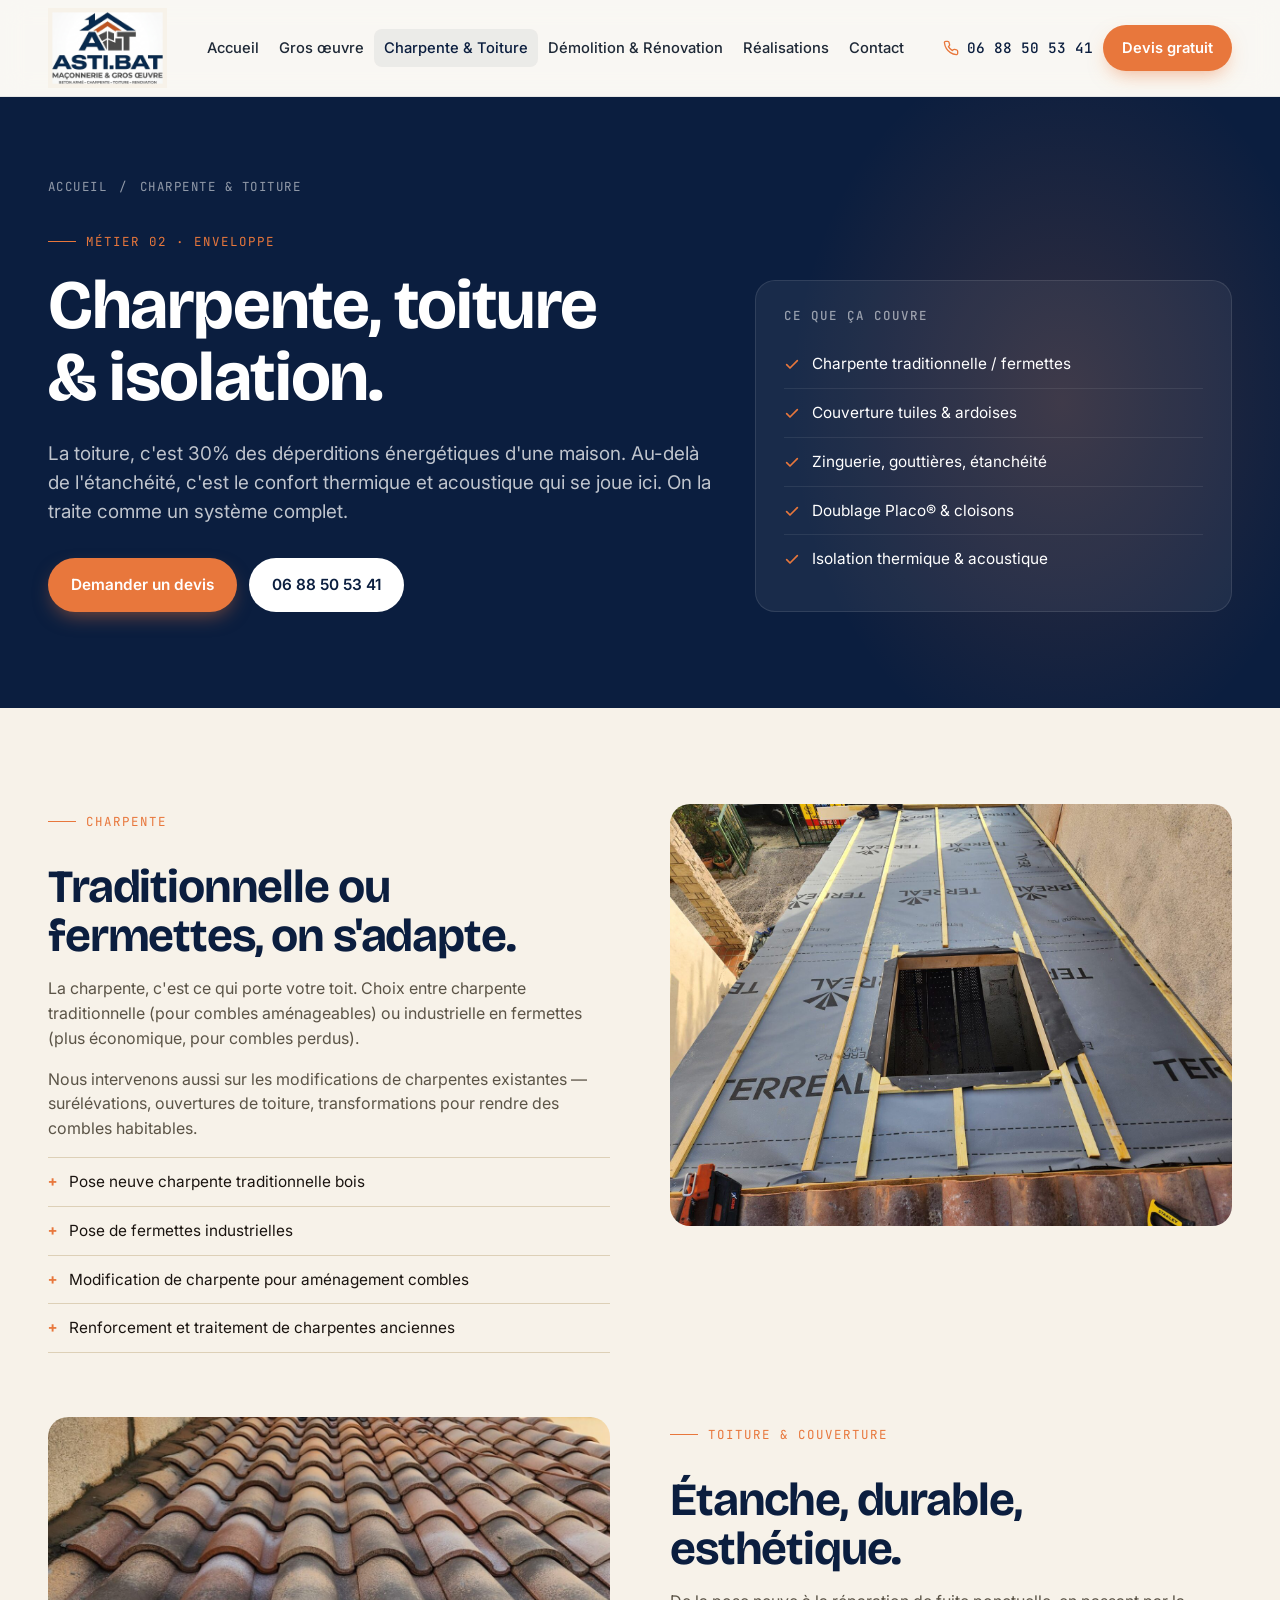
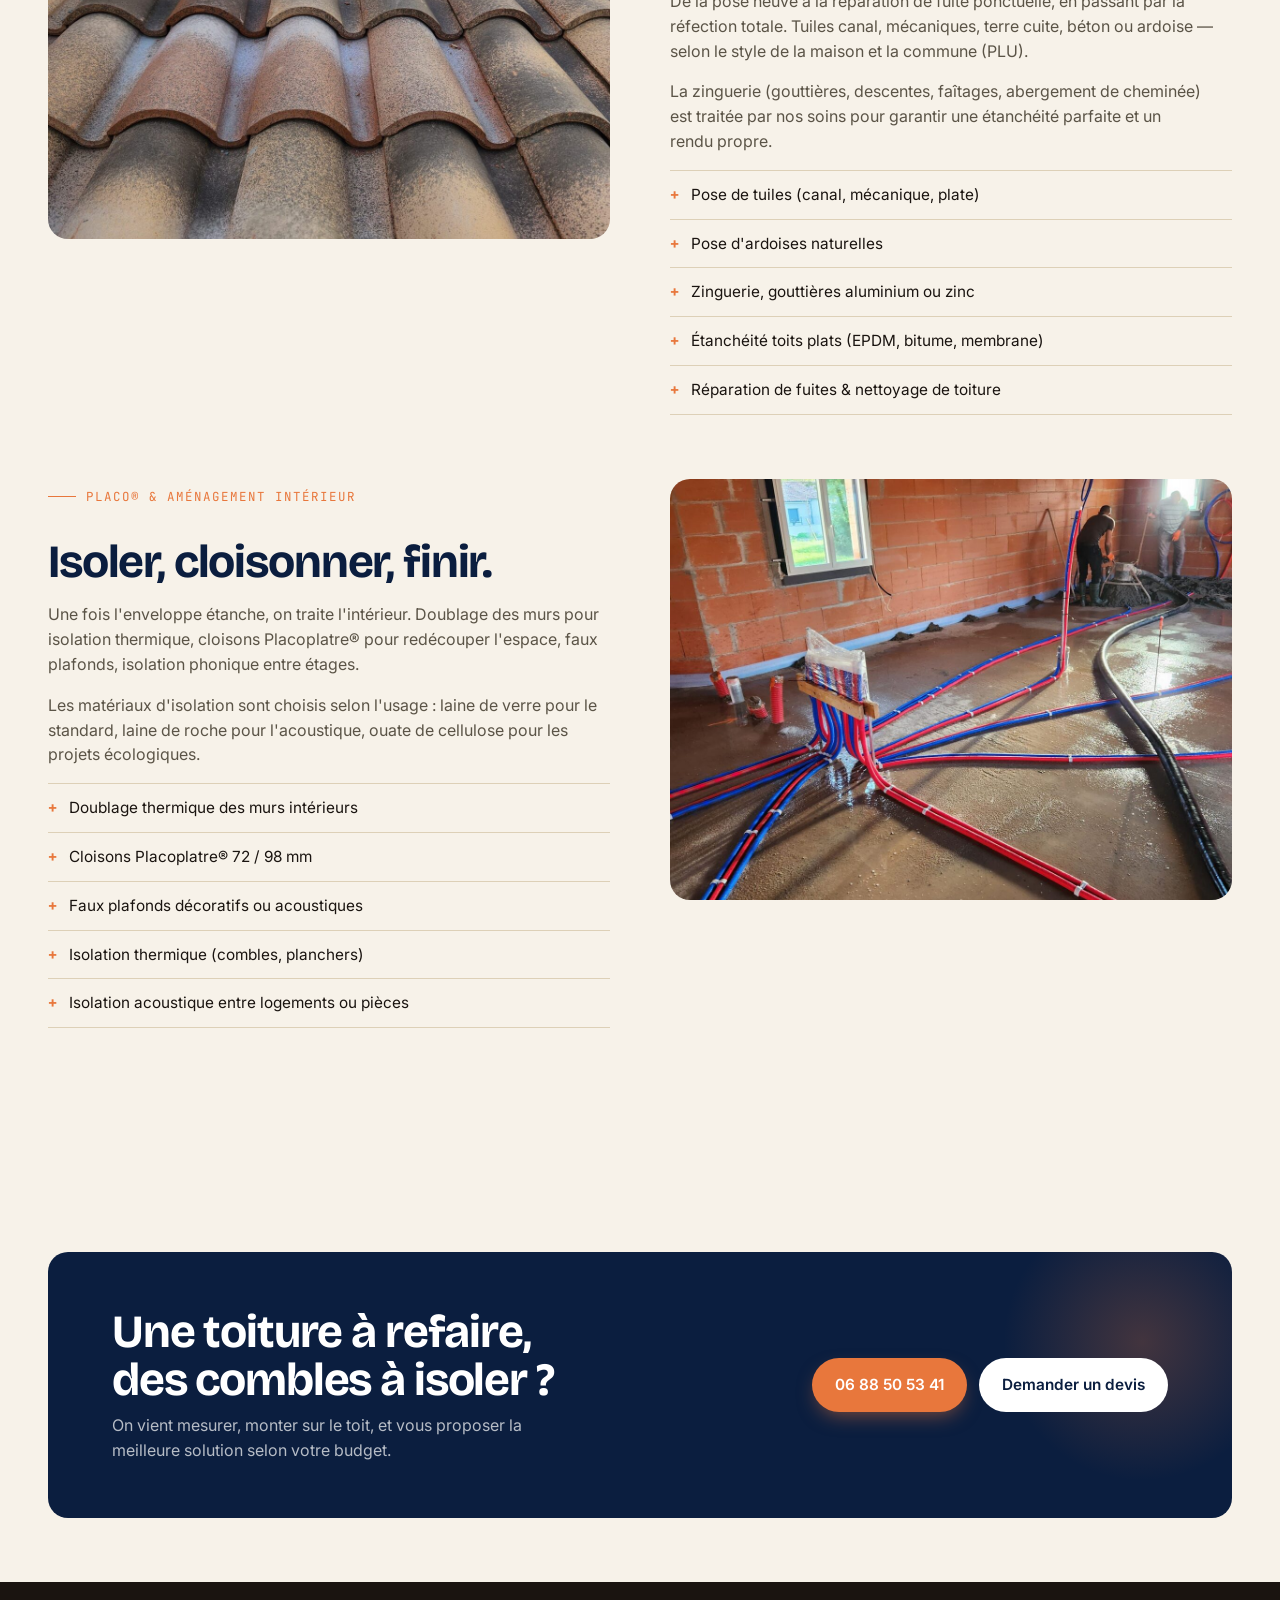
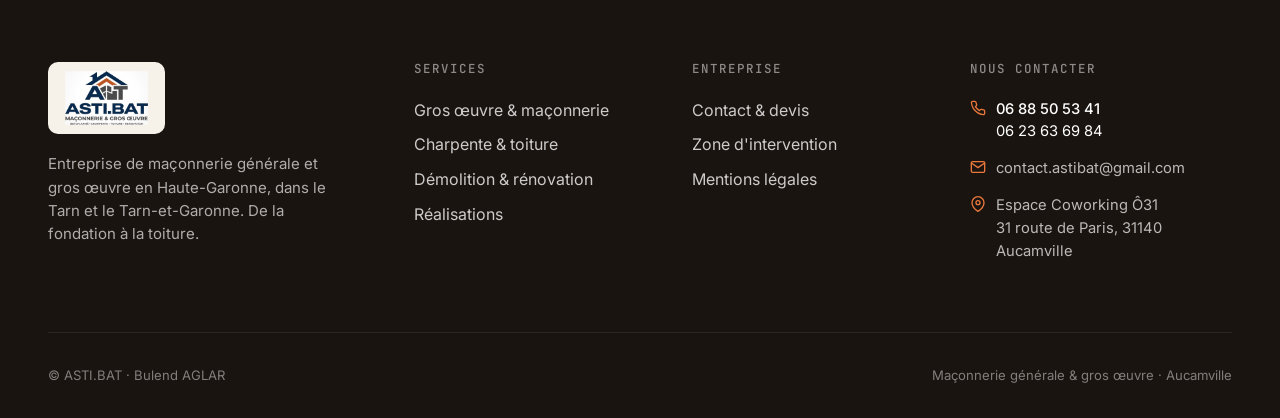
<file: charpente-toiture.html>
<!DOCTYPE html>
<html lang="fr">
<head>
<meta charset="UTF-8" />
<meta name="viewport" content="width=device-width, initial-scale=1.0" />
<title>Charpente, toiture & isolation — Toulouse · ASTI.BAT</title>
<meta name="description" content="Charpente traditionnelle ou fermettes, pose tuiles/ardoises, zinguerie, étanchéité, doublage Placo® et isolation thermique/acoustique en Haute-Garonne (31), dans le Tarn (81) et le Tarn-et-Garonne (82)." />
<link rel="preconnect" href="https://fonts.googleapis.com" />
<link rel="preconnect" href="https://fonts.gstatic.com" crossorigin />
<link href="https://fonts.googleapis.com/css2?family=Bricolage+Grotesque:opsz,wght@12..96,400;12..96,500;12..96,600;12..96,700;12..96,800&family=Inter:wght@400;500;600;700&family=JetBrains+Mono:wght@400;500&display=swap" rel="stylesheet" />
<link rel="icon" type="image/png" sizes="32x32" href="assets/favicon/favicon-32.png" />
<link rel="icon" type="image/png" sizes="16x16" href="assets/favicon/favicon-16.png" />
<link rel="icon" href="assets/favicon/favicon.ico" sizes="any" />
<link rel="apple-touch-icon" sizes="180x180" href="assets/favicon/apple-touch-icon.png" />
<link rel="manifest" href="assets/favicon/site.webmanifest" />
<meta name="theme-color" content="#0B1E3F" />
<link rel="canonical" href="https://asti-bat.fr/charpente-toiture.html" />
<meta property="og:type" content="website" />
<meta property="og:site_name" content="ASTI.BAT" />
<meta property="og:locale" content="fr_FR" />
<meta property="og:url" content="https://asti-bat.fr/charpente-toiture.html" />
<meta property="og:title" content="Charpente, toiture & isolation — ASTI.BAT" />
<meta property="og:description" content="Charpente traditionnelle ou fermettes, couverture tuiles/ardoises, zinguerie, doublage Placo® et isolation en Haute-Garonne, dans le Tarn et le Tarn-et-Garonne." />
<meta property="og:image" content="https://asti-bat.fr/assets/og-image.jpg" />
<meta property="og:image:width" content="1200" />
<meta property="og:image:height" content="630" />
<meta name="twitter:card" content="summary_large_image" />

<link rel="stylesheet" href="assets/style.css" />
</head>
<body>

<header class="nav">
  <div class="container nav__inner">
    <a href="index.html" class="brand" aria-label="ASTI.BAT">
      <img loading="eager" decoding="async" src="uploads/logo-astibat.png" alt="ASTI.BAT — Maçonnerie & gros œuvre" class="brand__logo" />
    </a>
    <nav>
      <ul class="nav__links">
        <li><a href="index.html">Accueil</a></li>
        <li><a href="gros-oeuvre.html">Gros œuvre</a></li>
        <li><a href="charpente-toiture.html" class="active">Charpente & Toiture</a></li>
        <li><a href="demolition-renovation.html">Démolition & Rénovation</a></li>
        <li><a href="realisations.html">Réalisations</a></li>
        <li><a href="contact.html">Contact</a></li>
      </ul>
    </nav>
    <button class="nav__burger" type="button" aria-label="Ouvrir le menu" aria-expanded="false">
  <svg class="icon-open" viewBox="0 0 24 24" fill="none" stroke="currentColor" stroke-width="2" stroke-linecap="round" stroke-linejoin="round"><line x1="3" y1="6" x2="21" y2="6"/><line x1="3" y1="12" x2="21" y2="12"/><line x1="3" y1="18" x2="21" y2="18"/></svg>
  <svg class="icon-close" viewBox="0 0 24 24" fill="none" stroke="currentColor" stroke-width="2" stroke-linecap="round" stroke-linejoin="round"><line x1="18" y1="6" x2="6" y2="18"/><line x1="6" y1="6" x2="18" y2="18"/></svg>
</button>
    <div class="nav__cta">
      <a href="tel:+33688505341" class="nav__phone">
        <svg width="16" height="16" viewBox="0 0 24 24" fill="none" stroke="currentColor" stroke-width="2" stroke-linecap="round" stroke-linejoin="round"><path d="M22 16.92v3a2 2 0 0 1-2.18 2 19.79 19.79 0 0 1-8.63-3.07 19.5 19.5 0 0 1-6-6 19.79 19.79 0 0 1-3.07-8.67A2 2 0 0 1 4.11 2h3a2 2 0 0 1 2 1.72c.13.96.37 1.9.72 2.81a2 2 0 0 1-.45 2.11L8.09 9.91a16 16 0 0 0 6 6l1.27-1.27a2 2 0 0 1 2.11-.45c.91.35 1.85.59 2.81.72A2 2 0 0 1 22 16.92Z"/></svg>
        06 88 50 53 41
      </a>
      <a href="contact.html" class="btn btn-primary">Devis gratuit</a>
    </div>
  </div>
</header>

<section class="page-header">
  <div class="container">
    <div class="page-header__inner">
      <div>
        <div class="page-header__crumbs">
          <a href="index.html">Accueil</a> <span>/</span> <span>Charpente & Toiture</span>
        </div>
        <span class="eyebrow">Métier 02 · Enveloppe</span>
        <h1 style="margin-top: 18px;">Charpente, toiture & isolation.</h1>
        <p class="page-header__lead">La toiture, c'est 30% des déperditions énergétiques d'une maison. Au-delà de l'étanchéité, c'est le confort thermique et acoustique qui se joue ici. On la traite comme un système complet.</p>
        <div style="display: flex; gap: 12px; margin-top: 32px; flex-wrap: wrap;">
          <a href="contact.html" class="btn btn-primary">Demander un devis</a>
          <a href="tel:+33688505341" class="btn btn-light">06 88 50 53 41</a>
        </div>
      </div>
      <aside class="page-header__side">
        <h4 style="font-family: var(--f-mono); font-size: 0.78rem; letter-spacing: 0.16em; text-transform: uppercase; color: rgba(255,255,255,.55); margin: 0 0 18px; font-weight: 500;">Ce que ça couvre</h4>
        <ul>
          <li><svg width="16" height="16" viewBox="0 0 24 24" fill="none" stroke="currentColor" stroke-width="2.5" stroke-linecap="round" stroke-linejoin="round"><path d="M20 7L9 18l-5-5"/></svg> Charpente traditionnelle / fermettes</li>
          <li><svg width="16" height="16" viewBox="0 0 24 24" fill="none" stroke="currentColor" stroke-width="2.5" stroke-linecap="round" stroke-linejoin="round"><path d="M20 7L9 18l-5-5"/></svg> Couverture tuiles & ardoises</li>
          <li><svg width="16" height="16" viewBox="0 0 24 24" fill="none" stroke="currentColor" stroke-width="2.5" stroke-linecap="round" stroke-linejoin="round"><path d="M20 7L9 18l-5-5"/></svg> Zinguerie, gouttières, étanchéité</li>
          <li><svg width="16" height="16" viewBox="0 0 24 24" fill="none" stroke="currentColor" stroke-width="2.5" stroke-linecap="round" stroke-linejoin="round"><path d="M20 7L9 18l-5-5"/></svg> Doublage Placo® & cloisons</li>
          <li><svg width="16" height="16" viewBox="0 0 24 24" fill="none" stroke="currentColor" stroke-width="2.5" stroke-linecap="round" stroke-linejoin="round"><path d="M20 7L9 18l-5-5"/></svg> Isolation thermique & acoustique</li>
        </ul>
      </aside>
    </div>
  </div>
</section>

<section class="section">
  <div class="container">

    <div class="content-block reveal">
      <div>
        <span class="eyebrow">Charpente</span>
        <h2 style="margin-top: 16px;">Traditionnelle ou fermettes, on s'adapte.</h2>
        <p>La charpente, c'est ce qui porte votre toit. Choix entre charpente traditionnelle (pour combles aménageables) ou industrielle en fermettes (plus économique, pour combles perdus).</p>
        <p>Nous intervenons aussi sur les modifications de charpentes existantes — surélévations, ouvertures de toiture, transformations pour rendre des combles habitables.</p>
        <ul>
          <li>Pose neuve charpente traditionnelle bois</li>
          <li>Pose de fermettes industrielles</li>
          <li>Modification de charpente pour aménagement combles</li>
          <li>Renforcement et traitement de charpentes anciennes</li>
        </ul>
      </div>
      <div class="content-block__media">
        <img loading="lazy" decoding="async" src="uploads/toiture-ecran-sous-toiture.jpg" alt="Pose d'écran sous-toiture Terreal et liteaux bois sur charpente" />
      </div>
    </div>

    <div class="content-block reveal">
      <div>
        <span class="eyebrow">Toiture & couverture</span>
        <h2 style="margin-top: 16px;">Étanche, durable, esthétique.</h2>
        <p>De la pose neuve à la réparation de fuite ponctuelle, en passant par la réfection totale. Tuiles canal, mécaniques, terre cuite, béton ou ardoise — selon le style de la maison et la commune (PLU).</p>
        <p>La zinguerie (gouttières, descentes, faîtages, abergement de cheminée) est traitée par nos soins pour garantir une étanchéité parfaite et un rendu propre.</p>
        <ul>
          <li>Pose de tuiles (canal, mécanique, plate)</li>
          <li>Pose d'ardoises naturelles</li>
          <li>Zinguerie, gouttières aluminium ou zinc</li>
          <li>Étanchéité toits plats (EPDM, bitume, membrane)</li>
          <li>Réparation de fuites & nettoyage de toiture</li>
        </ul>
      </div>
      <div class="content-block__media">
        <img loading="lazy" decoding="async" src="uploads/toiture-tuiles-canal-02.jpg" alt="Couverture neuve en tuiles canal" />
      </div>
    </div>

    <div class="content-block reveal">
      <div>
        <span class="eyebrow">Placo® & aménagement intérieur</span>
        <h2 style="margin-top: 16px;">Isoler, cloisonner, finir.</h2>
        <p>Une fois l'enveloppe étanche, on traite l'intérieur. Doublage des murs pour isolation thermique, cloisons Placoplatre® pour redécouper l'espace, faux plafonds, isolation phonique entre étages.</p>
        <p>Les matériaux d'isolation sont choisis selon l'usage : laine de verre pour le standard, laine de roche pour l'acoustique, ouate de cellulose pour les projets écologiques.</p>
        <ul>
          <li>Doublage thermique des murs intérieurs</li>
          <li>Cloisons Placoplatre® 72 / 98 mm</li>
          <li>Faux plafonds décoratifs ou acoustiques</li>
          <li>Isolation thermique (combles, planchers)</li>
          <li>Isolation acoustique entre logements ou pièces</li>
        </ul>
      </div>
      <div class="content-block__media">
        <img loading="lazy" decoding="async" src="uploads/gros-oeuvre-plomberie-sol-02.jpg" alt="Chantier intérieur — passages de réseaux avant chape" />
      </div>
    </div>

  </div>
</section>

<section class="section section--tight">
  <div class="container">
    <div class="cta-band reveal">
      <div>
        <h2>Une toiture à refaire, des combles à isoler ?</h2>
        <p>On vient mesurer, monter sur le toit, et vous proposer la meilleure solution selon votre budget.</p>
      </div>
      <div class="cta-band__actions">
        <a href="tel:+33688505341" class="btn btn-primary">06 88 50 53 41</a>
        <a href="contact.html" class="btn btn-light">Demander un devis</a>
      </div>
    </div>
  </div>
</section>

<footer class="footer">
  <div class="container">
    <div class="footer__grid">
      <div class="footer__brand">
        <a href="index.html" class="brand" aria-label="ASTI.BAT"><img loading="eager" decoding="async" src="uploads/logo-astibat.png" alt="ASTI.BAT" class="brand__logo" /></a>
        <p>Entreprise de maçonnerie générale et gros œuvre en Haute-Garonne, dans le Tarn et le Tarn-et-Garonne. De la fondation à la toiture.</p>
      </div>
      <div><h4>Services</h4>
        <ul>
          <li><a href="gros-oeuvre.html">Gros œuvre & maçonnerie</a></li>
          <li><a href="charpente-toiture.html">Charpente & toiture</a></li>
          <li><a href="demolition-renovation.html">Démolition & rénovation</a></li>
          <li><a href="realisations.html">Réalisations</a></li>
        </ul>
      </div>
      <div><h4>Entreprise</h4>
        <ul>
          <li><a href="contact.html">Contact & devis</a></li>
          <li><a href="index.html#zones">Zone d'intervention</a></li>
          <li><a href="mentions-legales.html">Mentions légales</a></li>
        </ul>
      </div>
      <div class="footer__contact"><h4>Nous contacter</h4>
        <div class="line"><svg width="16" height="16" viewBox="0 0 24 24" fill="none" stroke="currentColor" stroke-width="2" stroke-linecap="round" stroke-linejoin="round"><path d="M22 16.92v3a2 2 0 0 1-2.18 2 19.79 19.79 0 0 1-8.63-3.07 19.5 19.5 0 0 1-6-6 19.79 19.79 0 0 1-3.07-8.67A2 2 0 0 1 4.11 2h3a2 2 0 0 1 2 1.72c.13.96.37 1.9.72 2.81a2 2 0 0 1-.45 2.11L8.09 9.91a16 16 0 0 0 6 6l1.27-1.27a2 2 0 0 1 2.11-.45c.91.35 1.85.59 2.81.72A2 2 0 0 1 22 16.92Z"/></svg><div><b>06 88 50 53 41</b><br/><b style="font-weight: 400;">06 23 63 69 84</b></div></div>
        <div class="line"><svg width="16" height="16" viewBox="0 0 24 24" fill="none" stroke="currentColor" stroke-width="2" stroke-linecap="round" stroke-linejoin="round"><path d="M4 4h16c1.1 0 2 .9 2 2v12c0 1.1-.9 2-2 2H4c-1.1 0-2-.9-2-2V6c0-1.1.9-2 2-2z"/><polyline points="22,6 12,13 2,6"/></svg><div>contact.astibat@gmail.com</div></div>
        <div class="line"><svg width="16" height="16" viewBox="0 0 24 24" fill="none" stroke="currentColor" stroke-width="2" stroke-linecap="round" stroke-linejoin="round"><path d="M21 10c0 7-9 13-9 13s-9-6-9-13a9 9 0 0 1 18 0z"/><circle cx="12" cy="10" r="3"/></svg><div>Espace Coworking Ô31<br/>31 route de Paris, 31140 Aucamville</div></div>
      </div>
    </div>
    <div class="footer__bottom">
      <div>© ASTI.BAT · Bulend AGLAR</div>
      <div>Maçonnerie générale & gros œuvre · Aucamville</div>
    </div>
  </div>
</footer>

<script src="assets/site.js"></script>
</body>
</html>
</file>
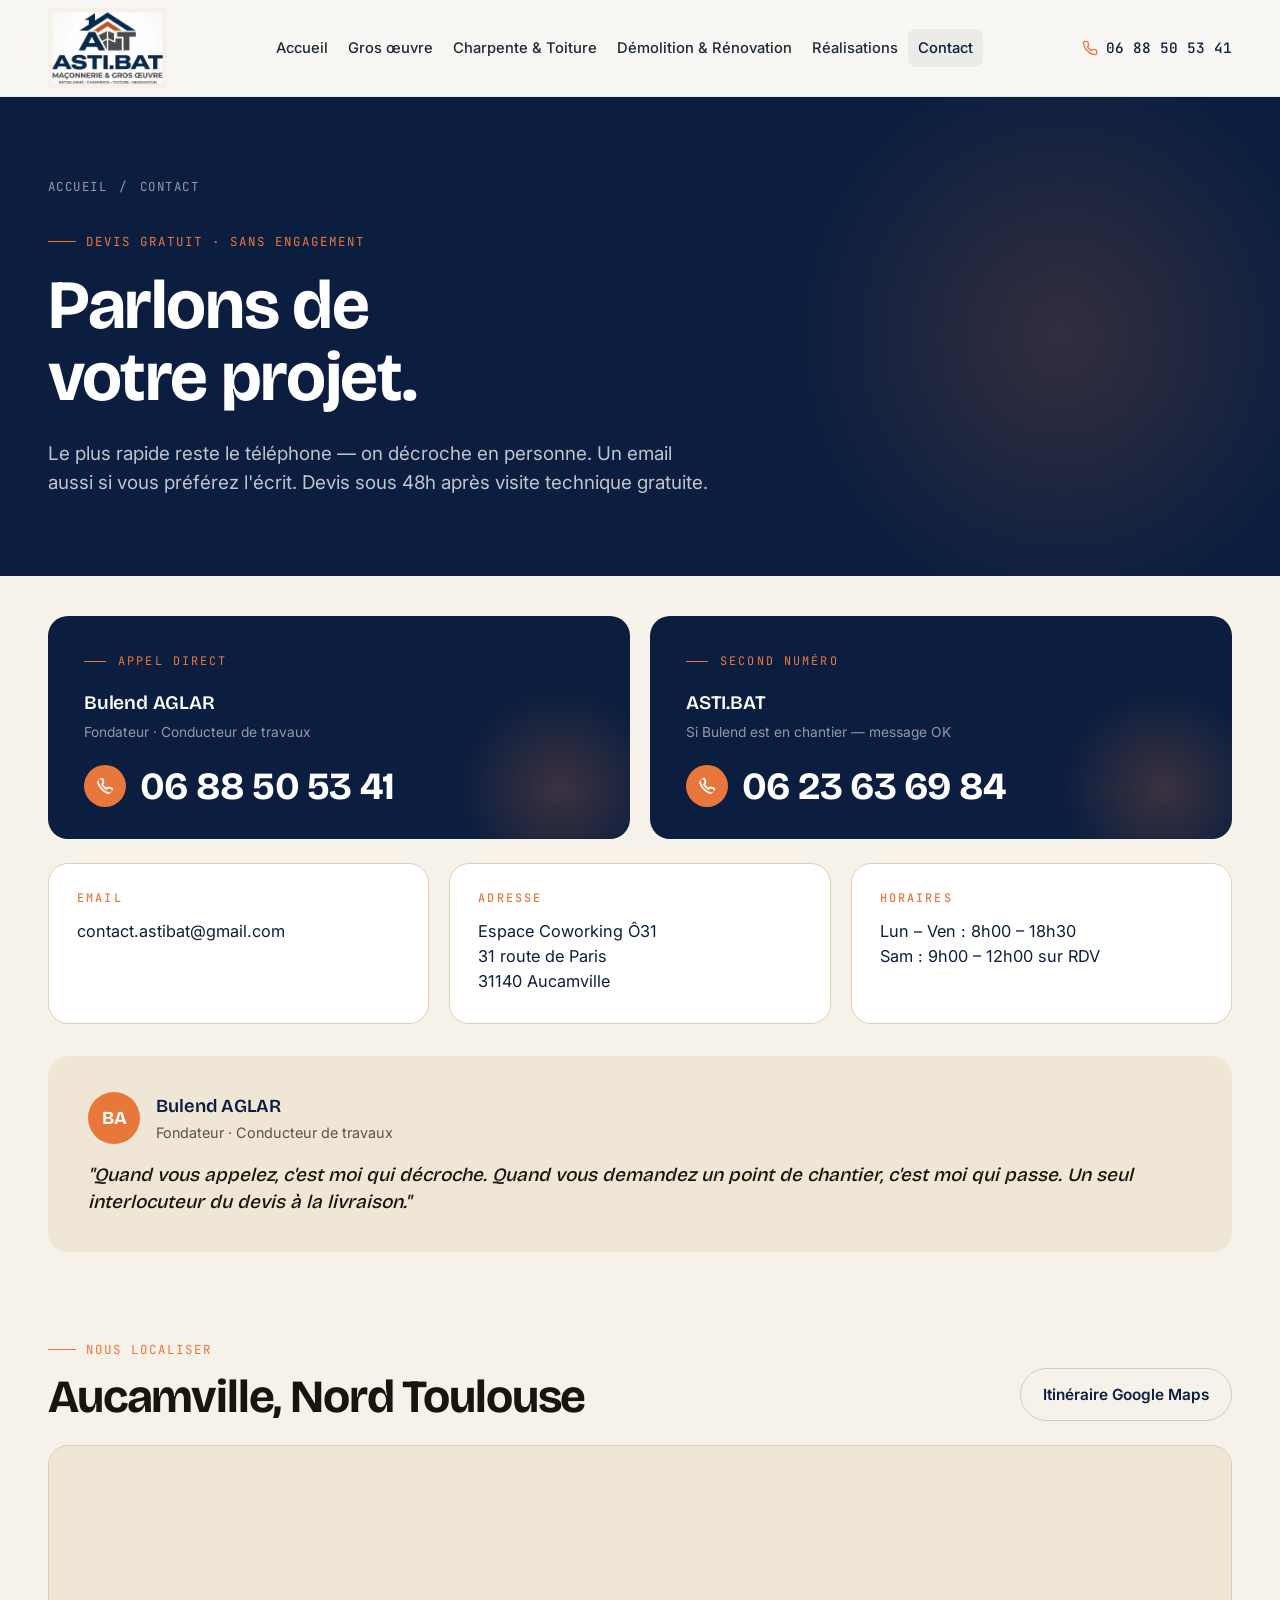
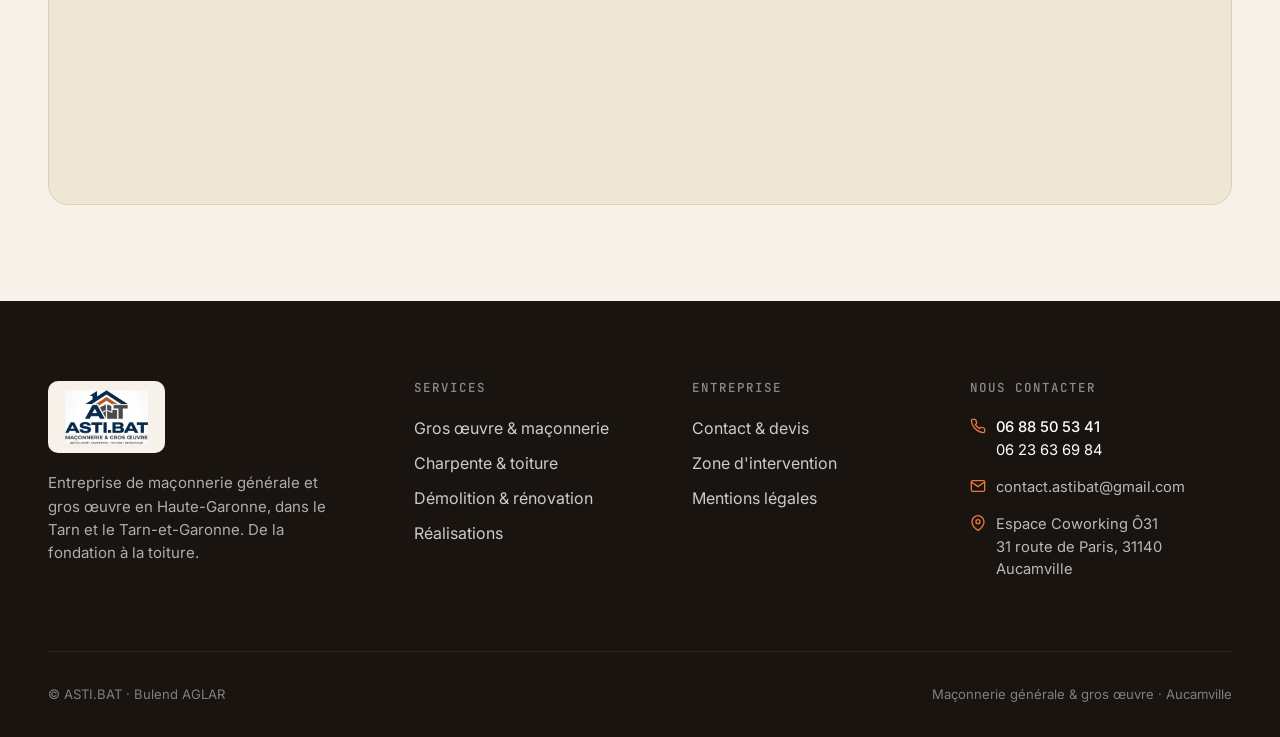
<file: contact.html>
<!DOCTYPE html>
<html lang="fr">
<head>
<meta charset="UTF-8" />
<meta name="viewport" content="width=device-width, initial-scale=1.0" />
<title>Contact & devis gratuit — ASTI.BAT · Aucamville</title>
<meta name="description" content="Contactez ASTI.BAT pour un devis gratuit. Bulend AGLAR : 06 88 50 53 41 · 06 23 63 69 84 · contact.astibat@gmail.com · Aucamville (31140)." />
<link rel="preconnect" href="https://fonts.googleapis.com" />
<link rel="preconnect" href="https://fonts.gstatic.com" crossorigin />
<link href="https://fonts.googleapis.com/css2?family=Bricolage+Grotesque:opsz,wght@12..96,400;12..96,500;12..96,600;12..96,700;12..96,800&family=Inter:wght@400;500;600;700&family=JetBrains+Mono:wght@400;500&display=swap" rel="stylesheet" />
<link rel="icon" type="image/png" sizes="32x32" href="assets/favicon/favicon-32.png" />
<link rel="icon" type="image/png" sizes="16x16" href="assets/favicon/favicon-16.png" />
<link rel="icon" href="assets/favicon/favicon.ico" sizes="any" />
<link rel="apple-touch-icon" sizes="180x180" href="assets/favicon/apple-touch-icon.png" />
<link rel="manifest" href="assets/favicon/site.webmanifest" />
<meta name="theme-color" content="#0B1E3F" />
<link rel="canonical" href="https://asti-bat.fr/contact.html" />
<meta property="og:type" content="website" />
<meta property="og:site_name" content="ASTI.BAT" />
<meta property="og:locale" content="fr_FR" />
<meta property="og:url" content="https://asti-bat.fr/contact.html" />
<meta property="og:title" content="Contact & devis gratuit — ASTI.BAT" />
<meta property="og:description" content="Bulend AGLAR : 06 88 50 53 41 · 06 23 63 69 84 · contact.astibat@gmail.com. Devis sous 48h après visite technique gratuite à Aucamville." />
<meta property="og:image" content="https://asti-bat.fr/assets/og-image.jpg" />
<meta property="og:image:width" content="1200" />
<meta property="og:image:height" content="630" />
<meta name="twitter:card" content="summary_large_image" />

<link rel="stylesheet" href="assets/style.css" />
<style>
  /* Page-specific large phone cards */
  .phones-grid {
    display: grid;
    grid-template-columns: 1fr 1fr;
    gap: 20px;
    margin-bottom: 24px;
  }
  .phone-card {
    background: var(--navy);
    color: white;
    border-radius: var(--r-lg);
    padding: 36px 36px 32px;
    text-decoration: none;
    position: relative;
    overflow: hidden;
    transition: transform .2s ease, box-shadow .25s ease;
    display: block;
  }
  .phone-card::before {
    content: "";
    position: absolute; inset: auto -40px -60px auto;
    width: 220px; height: 220px;
    background: radial-gradient(circle, rgba(232,119,60,.22), transparent 65%);
    pointer-events: none;
  }
  .phone-card:hover {
    transform: translateY(-3px);
    box-shadow: 0 30px 60px -28px rgba(11,30,63,.45);
  }
  .phone-card__label {
    font-family: var(--f-mono);
    font-size: 0.74rem;
    letter-spacing: 0.18em;
    text-transform: uppercase;
    color: var(--orange);
    margin-bottom: 18px;
    display: flex; align-items: center; gap: 12px;
  }
  .phone-card__label::before {
    content: "";
    width: 22px; height: 1px;
    background: var(--orange);
  }
  .phone-card__person {
    font-family: var(--f-display);
    font-size: 1.2rem;
    font-weight: 600;
    color: white;
    margin-bottom: 4px;
    letter-spacing: -0.01em;
  }
  .phone-card__role {
    font-size: 0.86rem;
    color: rgba(255,255,255,.55);
    margin-bottom: 22px;
  }
  .phone-card__num {
    font-family: var(--f-display);
    font-size: clamp(1.7rem, 3.2vw, 2.4rem);
    font-weight: 700;
    color: white;
    letter-spacing: -0.02em;
    line-height: 1;
    display: flex; align-items: center; gap: 14px;
  }
  .phone-card__num svg {
    flex: none;
    padding: 12px;
    background: var(--orange);
    border-radius: 50%;
    box-sizing: content-box;
    width: 18px; height: 18px;
    color: white;
  }
  @media (max-width: 760px) { .phones-grid { grid-template-columns: 1fr; } }

  .info-row {
    display: grid;
    grid-template-columns: 1fr 1fr 1fr;
    gap: 20px;
    margin-bottom: 32px;
  }
  .info-tile {
    background: white;
    border: 1px solid var(--line);
    border-radius: var(--r-lg);
    padding: 28px;
  }
  .info-tile h4 {
    font-family: var(--f-mono);
    font-size: 0.74rem;
    letter-spacing: 0.18em;
    text-transform: uppercase;
    color: var(--orange);
    margin: 0 0 14px;
    font-weight: 500;
  }
  .info-tile a, .info-tile p { color: var(--navy); font-size: 1.02rem; line-height: 1.55; margin: 0; word-break: break-word; }
  .info-tile a { text-decoration: none; }
  .info-tile a:hover { color: var(--orange); }
  @media (max-width: 900px) { .info-row { grid-template-columns: 1fr; } }

  .contact-bottom {
    display: grid;
    grid-template-columns: 1.1fr 1fr;
    gap: 32px;
    margin-top: 8px;
  }
  @media (max-width: 900px) { .contact-bottom { grid-template-columns: 1fr; } }
</style>
</head>
<body>

<header class="nav">
  <div class="container nav__inner">
    <a href="index.html" class="brand" aria-label="ASTI.BAT">
      <img loading="eager" decoding="async" src="uploads/logo-astibat.png" alt="ASTI.BAT — Maçonnerie & gros œuvre" class="brand__logo" />
    </a>
    <nav>
      <ul class="nav__links">
        <li><a href="index.html">Accueil</a></li>
        <li><a href="gros-oeuvre.html">Gros œuvre</a></li>
        <li><a href="charpente-toiture.html">Charpente & Toiture</a></li>
        <li><a href="demolition-renovation.html">Démolition & Rénovation</a></li>
        <li><a href="realisations.html">Réalisations</a></li>
        <li><a href="contact.html" class="active">Contact</a></li>
      </ul>
    </nav>
    <button class="nav__burger" type="button" aria-label="Ouvrir le menu" aria-expanded="false">
  <svg class="icon-open" viewBox="0 0 24 24" fill="none" stroke="currentColor" stroke-width="2" stroke-linecap="round" stroke-linejoin="round"><line x1="3" y1="6" x2="21" y2="6"/><line x1="3" y1="12" x2="21" y2="12"/><line x1="3" y1="18" x2="21" y2="18"/></svg>
  <svg class="icon-close" viewBox="0 0 24 24" fill="none" stroke="currentColor" stroke-width="2" stroke-linecap="round" stroke-linejoin="round"><line x1="18" y1="6" x2="6" y2="18"/><line x1="6" y1="6" x2="18" y2="18"/></svg>
</button>
    <div class="nav__cta">
      <a href="tel:+33688505341" class="nav__phone">
        <svg width="16" height="16" viewBox="0 0 24 24" fill="none" stroke="currentColor" stroke-width="2" stroke-linecap="round" stroke-linejoin="round"><path d="M22 16.92v3a2 2 0 0 1-2.18 2 19.79 19.79 0 0 1-8.63-3.07 19.5 19.5 0 0 1-6-6 19.79 19.79 0 0 1-3.07-8.67A2 2 0 0 1 4.11 2h3a2 2 0 0 1 2 1.72c.13.96.37 1.9.72 2.81a2 2 0 0 1-.45 2.11L8.09 9.91a16 16 0 0 0 6 6l1.27-1.27a2 2 0 0 1 2.11-.45c.91.35 1.85.59 2.81.72A2 2 0 0 1 22 16.92Z"/></svg>
        06 88 50 53 41
      </a>
    </div>
  </div>
</header>

<section class="page-header" style="padding-bottom: 60px;">
  <div class="container">
    <div class="page-header__inner">
      <div>
        <div class="page-header__crumbs">
          <a href="index.html">Accueil</a> <span>/</span> <span>Contact</span>
        </div>
        <span class="eyebrow">Devis gratuit · Sans engagement</span>
        <h1 style="margin-top: 18px;">Parlons de votre projet.</h1>
        <p class="page-header__lead">Le plus rapide reste le téléphone — on décroche en personne. Un email aussi si vous préférez l'écrit. Devis sous 48h après visite technique gratuite.</p>
      </div>
    </div>
  </div>
</section>

<section class="section" style="padding-top: 40px;">
  <div class="container">

    <!-- Phones -->
    <div class="phones-grid reveal">
      <a href="tel:+33688505341" class="phone-card">
        <div class="phone-card__label">Appel direct</div>
        <div class="phone-card__person">Bulend AGLAR</div>
        <div class="phone-card__role">Fondateur · Conducteur de travaux</div>
        <div class="phone-card__num">
          <svg viewBox="0 0 24 24" fill="none" stroke="currentColor" stroke-width="2.4" stroke-linecap="round" stroke-linejoin="round"><path d="M22 16.92v3a2 2 0 0 1-2.18 2 19.79 19.79 0 0 1-8.63-3.07 19.5 19.5 0 0 1-6-6 19.79 19.79 0 0 1-3.07-8.67A2 2 0 0 1 4.11 2h3a2 2 0 0 1 2 1.72c.13.96.37 1.9.72 2.81a2 2 0 0 1-.45 2.11L8.09 9.91a16 16 0 0 0 6 6l1.27-1.27a2 2 0 0 1 2.11-.45c.91.35 1.85.59 2.81.72A2 2 0 0 1 22 16.92Z"/></svg>
          06 88 50 53 41
        </div>
      </a>

      <a href="tel:+33623636984" class="phone-card">
        <div class="phone-card__label">Second numéro</div>
        <div class="phone-card__person">ASTI.BAT</div>
        <div class="phone-card__role">Si Bulend est en chantier — message OK</div>
        <div class="phone-card__num">
          <svg viewBox="0 0 24 24" fill="none" stroke="currentColor" stroke-width="2.4" stroke-linecap="round" stroke-linejoin="round"><path d="M22 16.92v3a2 2 0 0 1-2.18 2 19.79 19.79 0 0 1-8.63-3.07 19.5 19.5 0 0 1-6-6 19.79 19.79 0 0 1-3.07-8.67A2 2 0 0 1 4.11 2h3a2 2 0 0 1 2 1.72c.13.96.37 1.9.72 2.81a2 2 0 0 1-.45 2.11L8.09 9.91a16 16 0 0 0 6 6l1.27-1.27a2 2 0 0 1 2.11-.45c.91.35 1.85.59 2.81.72A2 2 0 0 1 22 16.92Z"/></svg>
          06 23 63 69 84
        </div>
      </a>
    </div>

    <!-- Email / Adresse / Horaires -->
    <div class="info-row reveal">
      <div class="info-tile">
        <h4>Email</h4>
        <a href="mailto:contact.astibat@gmail.com">contact.astibat@gmail.com</a>
      </div>
      <div class="info-tile">
        <h4>Adresse</h4>
        <p>Espace Coworking Ô31<br/>31 route de Paris<br/>31140 Aucamville</p>
      </div>
      <div class="info-tile">
        <h4>Horaires</h4>
        <p>Lun – Ven : 8h00 – 18h30<br/>Sam : 9h00 – 12h00 sur RDV</p>
      </div>
    </div>

    <!-- Bulend testimonial -->
    <div class="reveal" style="background: var(--cream-2); border-radius: var(--r-lg); padding: 36px 40px; margin-bottom: 80px;">
      <div style="display: flex; align-items: center; gap: 16px; margin-bottom: 16px;">
        <div style="width: 52px; height: 52px; border-radius: 50%; background: var(--orange); display: grid; place-items: center; color: white; font-weight: 700; font-family: var(--f-display); font-size: 1.15rem;">BA</div>
        <div>
          <b style="display: block; color: var(--navy); font-family: var(--f-display); font-weight: 600; font-size: 1.15rem;">Bulend AGLAR</b>
          <span style="font-size: 0.9rem; color: var(--slate);">Fondateur · Conducteur de travaux</span>
        </div>
      </div>
      <p style="margin: 0; color: var(--ink); font-family: var(--f-display); font-size: 1.18rem; font-weight: 500; line-height: 1.45; font-style: italic;">"Quand vous appelez, c'est moi qui décroche. Quand vous demandez un point de chantier, c'est moi qui passe. Un seul interlocuteur du devis à la livraison."</p>
    </div>

    <!-- Map -->
    <div>
      <div style="display: flex; align-items: end; justify-content: space-between; margin-bottom: 24px; gap: 24px; flex-wrap: wrap;">
        <div>
          <span class="eyebrow">Nous localiser</span>
          <h2 style="margin-top: 14px;">Aucamville, Nord Toulouse</h2>
        </div>
        <a class="btn btn-ghost" href="https://www.google.com/maps/dir/?api=1&destination=31+route+de+Paris+31140+Aucamville" target="_blank" rel="noopener">Itinéraire Google Maps</a>
      </div>
      <div class="map-frame">
        <iframe loading="lazy" title="Carte Aucamville" src="https://www.openstreetmap.org/export/embed.html?bbox=1.42%2C43.65%2C1.49%2C43.70&layer=mapnik&marker=43.6757%2C1.4451"></iframe>
      </div>
    </div>

  </div>
</section>

<footer class="footer">
  <div class="container">
    <div class="footer__grid">
      <div class="footer__brand">
        <a href="index.html" class="brand" aria-label="ASTI.BAT"><img loading="eager" decoding="async" src="uploads/logo-astibat.png" alt="ASTI.BAT" class="brand__logo" /></a>
        <p>Entreprise de maçonnerie générale et gros œuvre en Haute-Garonne, dans le Tarn et le Tarn-et-Garonne. De la fondation à la toiture.</p>
      </div>
      <div><h4>Services</h4>
        <ul>
          <li><a href="gros-oeuvre.html">Gros œuvre & maçonnerie</a></li>
          <li><a href="charpente-toiture.html">Charpente & toiture</a></li>
          <li><a href="demolition-renovation.html">Démolition & rénovation</a></li>
          <li><a href="realisations.html">Réalisations</a></li>
        </ul>
      </div>
      <div><h4>Entreprise</h4>
        <ul>
          <li><a href="contact.html">Contact & devis</a></li>
          <li><a href="index.html#zones">Zone d'intervention</a></li>
          <li><a href="mentions-legales.html">Mentions légales</a></li>
        </ul>
      </div>
      <div class="footer__contact"><h4>Nous contacter</h4>
        <div class="line"><svg width="16" height="16" viewBox="0 0 24 24" fill="none" stroke="currentColor" stroke-width="2" stroke-linecap="round" stroke-linejoin="round"><path d="M22 16.92v3a2 2 0 0 1-2.18 2 19.79 19.79 0 0 1-8.63-3.07 19.5 19.5 0 0 1-6-6 19.79 19.79 0 0 1-3.07-8.67A2 2 0 0 1 4.11 2h3a2 2 0 0 1 2 1.72c.13.96.37 1.9.72 2.81a2 2 0 0 1-.45 2.11L8.09 9.91a16 16 0 0 0 6 6l1.27-1.27a2 2 0 0 1 2.11-.45c.91.35 1.85.59 2.81.72A2 2 0 0 1 22 16.92Z"/></svg><div><b>06 88 50 53 41</b><br/><b style="font-weight: 400;">06 23 63 69 84</b></div></div>
        <div class="line"><svg width="16" height="16" viewBox="0 0 24 24" fill="none" stroke="currentColor" stroke-width="2" stroke-linecap="round" stroke-linejoin="round"><path d="M4 4h16c1.1 0 2 .9 2 2v12c0 1.1-.9 2-2 2H4c-1.1 0-2-.9-2-2V6c0-1.1.9-2 2-2z"/><polyline points="22,6 12,13 2,6"/></svg><div>contact.astibat@gmail.com</div></div>
        <div class="line"><svg width="16" height="16" viewBox="0 0 24 24" fill="none" stroke="currentColor" stroke-width="2" stroke-linecap="round" stroke-linejoin="round"><path d="M21 10c0 7-9 13-9 13s-9-6-9-13a9 9 0 0 1 18 0z"/><circle cx="12" cy="10" r="3"/></svg><div>Espace Coworking Ô31<br/>31 route de Paris, 31140 Aucamville</div></div>
      </div>
    </div>
    <div class="footer__bottom">
      <div>© ASTI.BAT · Bulend AGLAR</div>
      <div>Maçonnerie générale & gros œuvre · Aucamville</div>
    </div>
  </div>
</footer>

<script src="assets/site.js"></script>
</body>
</html>
</file>
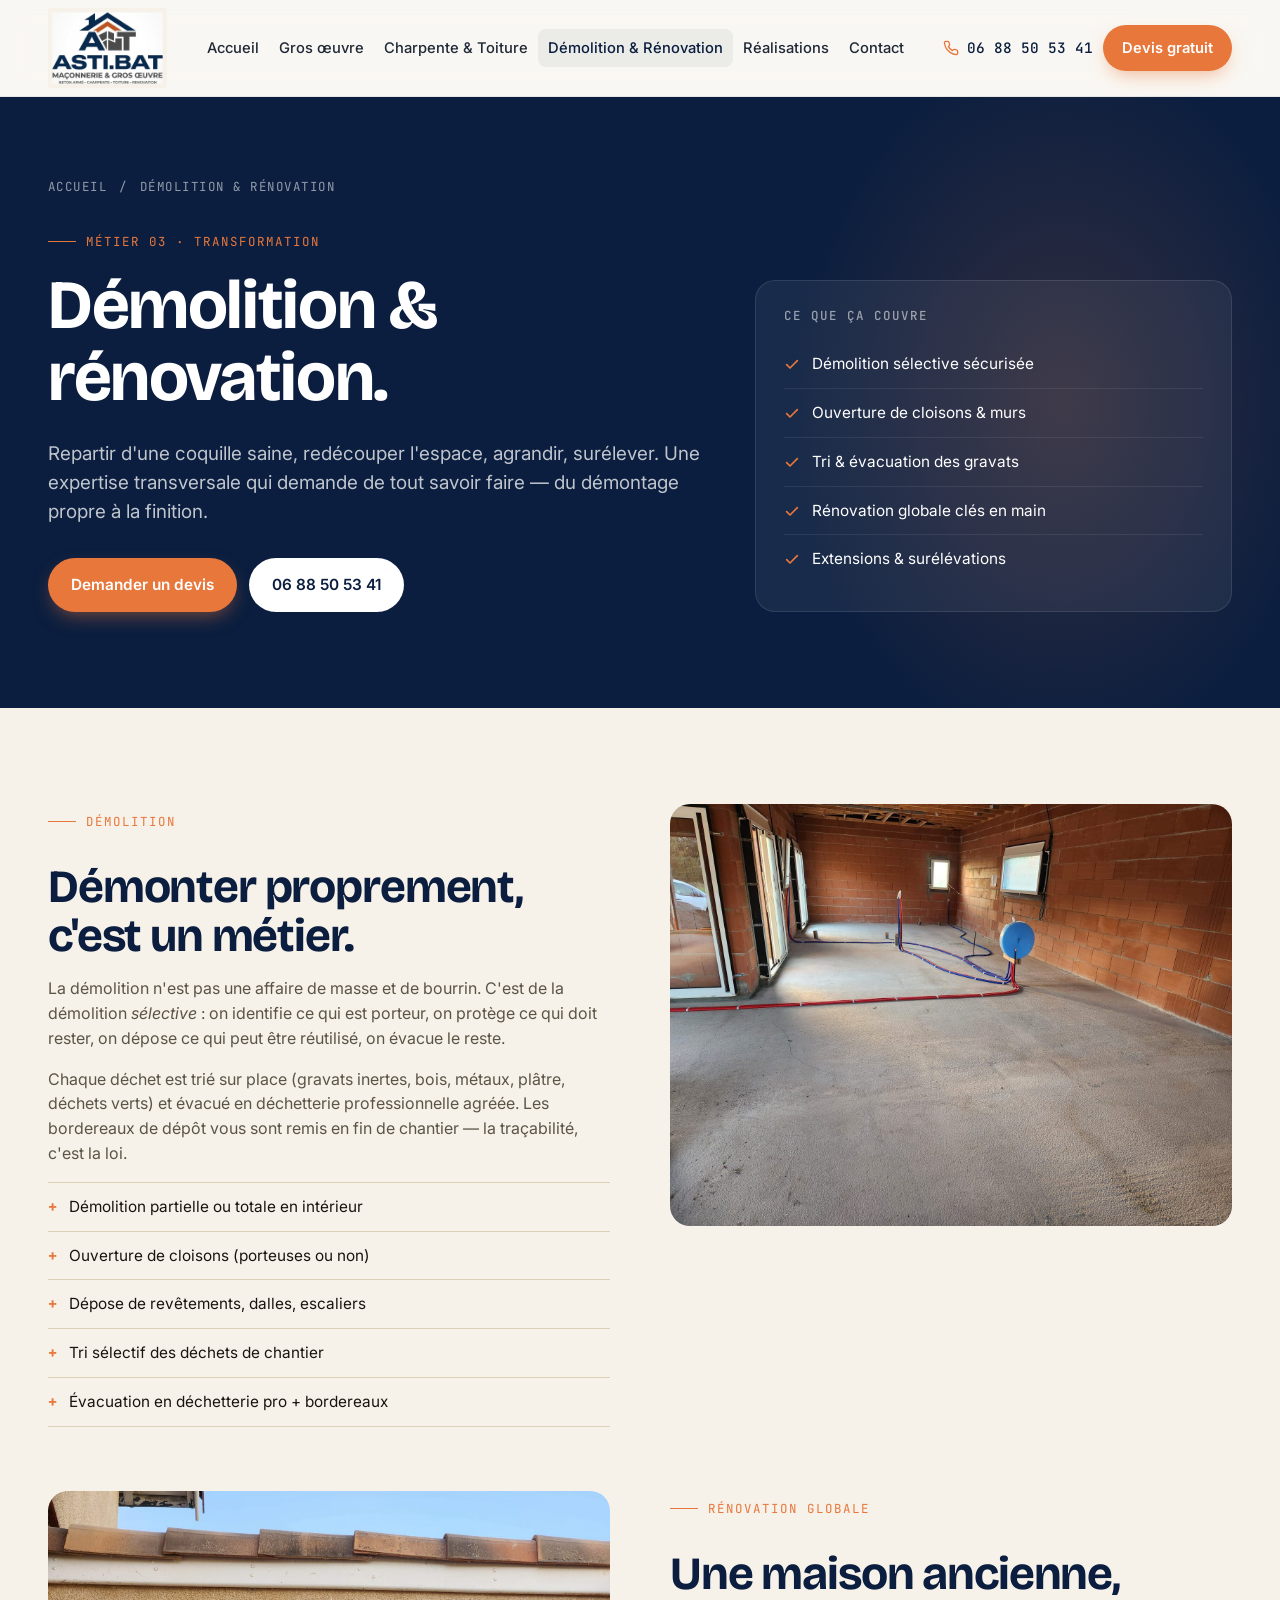
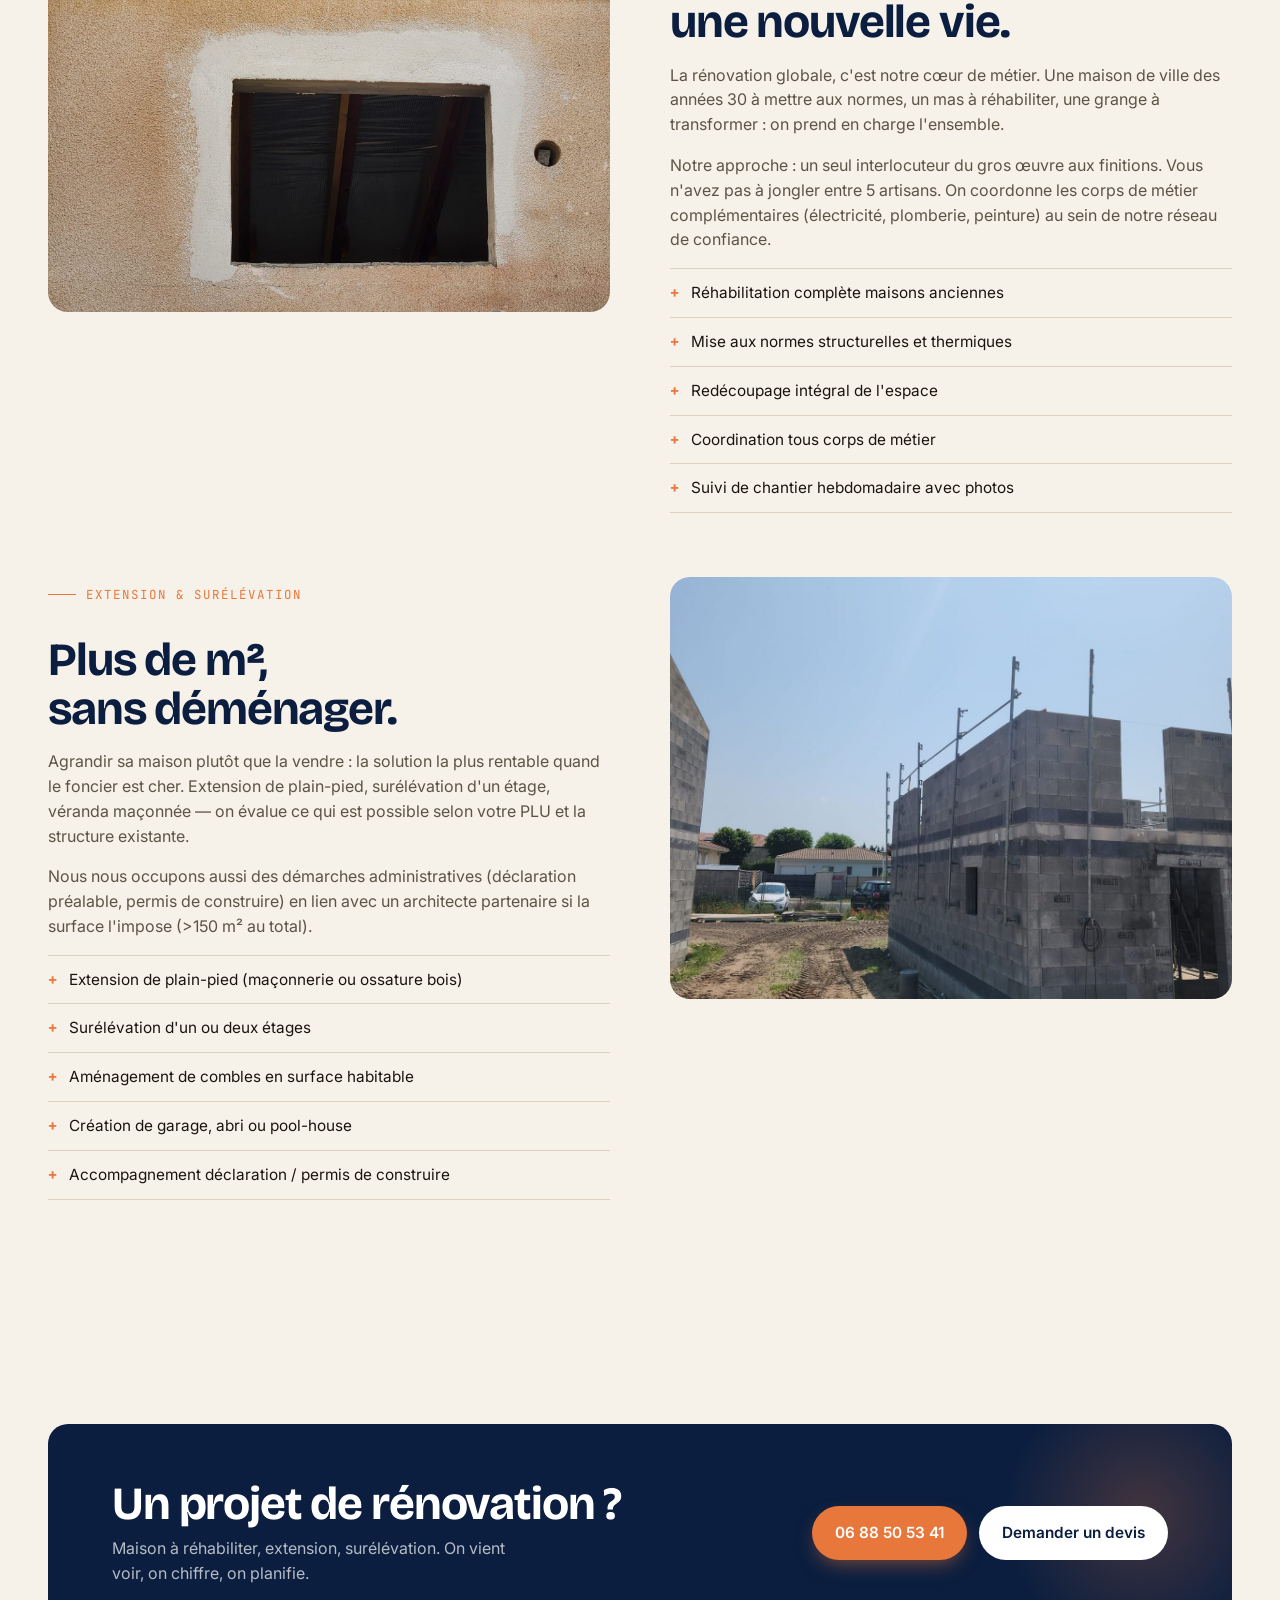
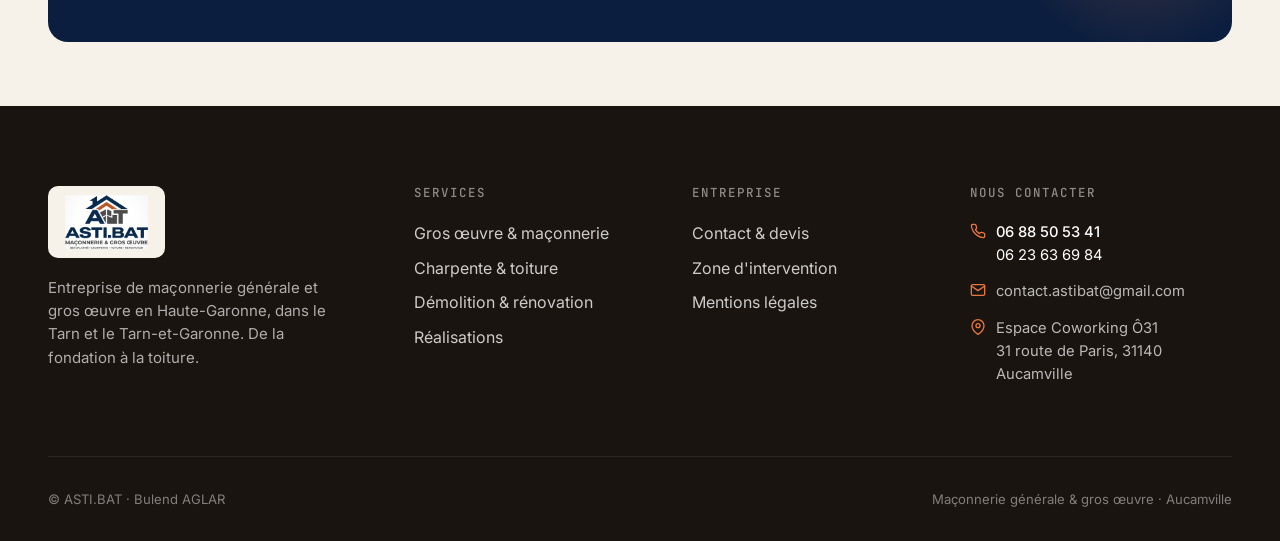
<file: demolition-renovation.html>
<!DOCTYPE html>
<html lang="fr">
<head>
<meta charset="UTF-8" />
<meta name="viewport" content="width=device-width, initial-scale=1.0" />
<title>Démolition & rénovation — Toulouse · ASTI.BAT</title>
<meta name="description" content="Démolition sélective, ouverture de cloisons, évacuation gravats. Rénovation globale, extensions, surélévations et réhabilitation de maisons anciennes en Haute-Garonne (31), dans le Tarn (81) et le Tarn-et-Garonne (82)." />
<link rel="preconnect" href="https://fonts.googleapis.com" />
<link rel="preconnect" href="https://fonts.gstatic.com" crossorigin />
<link href="https://fonts.googleapis.com/css2?family=Bricolage+Grotesque:opsz,wght@12..96,400;12..96,500;12..96,600;12..96,700;12..96,800&family=Inter:wght@400;500;600;700&family=JetBrains+Mono:wght@400;500&display=swap" rel="stylesheet" />
<link rel="icon" type="image/png" sizes="32x32" href="assets/favicon/favicon-32.png" />
<link rel="icon" type="image/png" sizes="16x16" href="assets/favicon/favicon-16.png" />
<link rel="icon" href="assets/favicon/favicon.ico" sizes="any" />
<link rel="apple-touch-icon" sizes="180x180" href="assets/favicon/apple-touch-icon.png" />
<link rel="manifest" href="assets/favicon/site.webmanifest" />
<meta name="theme-color" content="#0B1E3F" />
<link rel="canonical" href="https://asti-bat.fr/demolition-renovation.html" />
<meta property="og:type" content="website" />
<meta property="og:site_name" content="ASTI.BAT" />
<meta property="og:locale" content="fr_FR" />
<meta property="og:url" content="https://asti-bat.fr/demolition-renovation.html" />
<meta property="og:title" content="Démolition & rénovation — ASTI.BAT" />
<meta property="og:description" content="Démolition sélective, rénovation globale, extensions et surélévations. Un seul interlocuteur, du gros œuvre aux finitions." />
<meta property="og:image" content="https://asti-bat.fr/assets/og-image.jpg" />
<meta property="og:image:width" content="1200" />
<meta property="og:image:height" content="630" />
<meta name="twitter:card" content="summary_large_image" />

<link rel="stylesheet" href="assets/style.css" />
</head>
<body>

<header class="nav">
  <div class="container nav__inner">
    <a href="index.html" class="brand" aria-label="ASTI.BAT">
      <img loading="eager" decoding="async" src="uploads/logo-astibat.png" alt="ASTI.BAT — Maçonnerie & gros œuvre" class="brand__logo" />
    </a>
    <nav>
      <ul class="nav__links">
        <li><a href="index.html">Accueil</a></li>
        <li><a href="gros-oeuvre.html">Gros œuvre</a></li>
        <li><a href="charpente-toiture.html">Charpente & Toiture</a></li>
        <li><a href="demolition-renovation.html" class="active">Démolition & Rénovation</a></li>
        <li><a href="realisations.html">Réalisations</a></li>
        <li><a href="contact.html">Contact</a></li>
      </ul>
    </nav>
    <button class="nav__burger" type="button" aria-label="Ouvrir le menu" aria-expanded="false">
  <svg class="icon-open" viewBox="0 0 24 24" fill="none" stroke="currentColor" stroke-width="2" stroke-linecap="round" stroke-linejoin="round"><line x1="3" y1="6" x2="21" y2="6"/><line x1="3" y1="12" x2="21" y2="12"/><line x1="3" y1="18" x2="21" y2="18"/></svg>
  <svg class="icon-close" viewBox="0 0 24 24" fill="none" stroke="currentColor" stroke-width="2" stroke-linecap="round" stroke-linejoin="round"><line x1="18" y1="6" x2="6" y2="18"/><line x1="6" y1="6" x2="18" y2="18"/></svg>
</button>
    <div class="nav__cta">
      <a href="tel:+33688505341" class="nav__phone">
        <svg width="16" height="16" viewBox="0 0 24 24" fill="none" stroke="currentColor" stroke-width="2" stroke-linecap="round" stroke-linejoin="round"><path d="M22 16.92v3a2 2 0 0 1-2.18 2 19.79 19.79 0 0 1-8.63-3.07 19.5 19.5 0 0 1-6-6 19.79 19.79 0 0 1-3.07-8.67A2 2 0 0 1 4.11 2h3a2 2 0 0 1 2 1.72c.13.96.37 1.9.72 2.81a2 2 0 0 1-.45 2.11L8.09 9.91a16 16 0 0 0 6 6l1.27-1.27a2 2 0 0 1 2.11-.45c.91.35 1.85.59 2.81.72A2 2 0 0 1 22 16.92Z"/></svg>
        06 88 50 53 41
      </a>
      <a href="contact.html" class="btn btn-primary">Devis gratuit</a>
    </div>
  </div>
</header>

<section class="page-header">
  <div class="container">
    <div class="page-header__inner">
      <div>
        <div class="page-header__crumbs">
          <a href="index.html">Accueil</a> <span>/</span> <span>Démolition & Rénovation</span>
        </div>
        <span class="eyebrow">Métier 03 · Transformation</span>
        <h1 style="margin-top: 18px;">Démolition & rénovation.</h1>
        <p class="page-header__lead">Repartir d'une coquille saine, redécouper l'espace, agrandir, surélever. Une expertise transversale qui demande de tout savoir faire — du démontage propre à la finition.</p>
        <div style="display: flex; gap: 12px; margin-top: 32px; flex-wrap: wrap;">
          <a href="contact.html" class="btn btn-primary">Demander un devis</a>
          <a href="tel:+33688505341" class="btn btn-light">06 88 50 53 41</a>
        </div>
      </div>
      <aside class="page-header__side">
        <h4 style="font-family: var(--f-mono); font-size: 0.78rem; letter-spacing: 0.16em; text-transform: uppercase; color: rgba(255,255,255,.55); margin: 0 0 18px; font-weight: 500;">Ce que ça couvre</h4>
        <ul>
          <li><svg width="16" height="16" viewBox="0 0 24 24" fill="none" stroke="currentColor" stroke-width="2.5" stroke-linecap="round" stroke-linejoin="round"><path d="M20 7L9 18l-5-5"/></svg> Démolition sélective sécurisée</li>
          <li><svg width="16" height="16" viewBox="0 0 24 24" fill="none" stroke="currentColor" stroke-width="2.5" stroke-linecap="round" stroke-linejoin="round"><path d="M20 7L9 18l-5-5"/></svg> Ouverture de cloisons & murs</li>
          <li><svg width="16" height="16" viewBox="0 0 24 24" fill="none" stroke="currentColor" stroke-width="2.5" stroke-linecap="round" stroke-linejoin="round"><path d="M20 7L9 18l-5-5"/></svg> Tri & évacuation des gravats</li>
          <li><svg width="16" height="16" viewBox="0 0 24 24" fill="none" stroke="currentColor" stroke-width="2.5" stroke-linecap="round" stroke-linejoin="round"><path d="M20 7L9 18l-5-5"/></svg> Rénovation globale clés en main</li>
          <li><svg width="16" height="16" viewBox="0 0 24 24" fill="none" stroke="currentColor" stroke-width="2.5" stroke-linecap="round" stroke-linejoin="round"><path d="M20 7L9 18l-5-5"/></svg> Extensions & surélévations</li>
        </ul>
      </aside>
    </div>
  </div>
</section>

<section class="section">
  <div class="container">

    <div class="content-block reveal">
      <div>
        <span class="eyebrow">Démolition</span>
        <h2 style="margin-top: 16px;">Démonter proprement, c'est un métier.</h2>
        <p>La démolition n'est pas une affaire de masse et de bourrin. C'est de la démolition <em>sélective</em> : on identifie ce qui est porteur, on protège ce qui doit rester, on dépose ce qui peut être réutilisé, on évacue le reste.</p>
        <p>Chaque déchet est trié sur place (gravats inertes, bois, métaux, plâtre, déchets verts) et évacué en déchetterie professionnelle agréée. Les bordereaux de dépôt vous sont remis en fin de chantier — la traçabilité, c'est la loi.</p>
        <ul>
          <li>Démolition partielle ou totale en intérieur</li>
          <li>Ouverture de cloisons (porteuses ou non)</li>
          <li>Dépose de revêtements, dalles, escaliers</li>
          <li>Tri sélectif des déchets de chantier</li>
          <li>Évacuation en déchetterie pro + bordereaux</li>
        </ul>
      </div>
      <div class="content-block__media">
        <img loading="lazy" decoding="async" src="uploads/gros-oeuvre-plomberie-sol-01.jpg" alt="Intérieur en cours de transformation — sol décapé et réseaux" />
      </div>
    </div>

    <div class="content-block reveal">
      <div>
        <span class="eyebrow">Rénovation globale</span>
        <h2 style="margin-top: 16px;">Une maison ancienne, une nouvelle vie.</h2>
        <p>La rénovation globale, c'est notre cœur de métier. Une maison de ville des années 30 à mettre aux normes, un mas à réhabiliter, une grange à transformer : on prend en charge l'ensemble.</p>
        <p>Notre approche : un seul interlocuteur du gros œuvre aux finitions. Vous n'avez pas à jongler entre 5 artisans. On coordonne les corps de métier complémentaires (électricité, plomberie, peinture) au sein de notre réseau de confiance.</p>
        <ul>
          <li>Réhabilitation complète maisons anciennes</li>
          <li>Mise aux normes structurelles et thermiques</li>
          <li>Redécoupage intégral de l'espace</li>
          <li>Coordination tous corps de métier</li>
          <li>Suivi de chantier hebdomadaire avec photos</li>
        </ul>
      </div>
      <div class="content-block__media">
        <img loading="lazy" decoding="async" src="uploads/toiture-facade-fenetre.jpg" alt="Façade rénovée avec enduit autour d'une ouverture" />
      </div>
    </div>

    <div class="content-block reveal">
      <div>
        <span class="eyebrow">Extension & surélévation</span>
        <h2 style="margin-top: 16px;">Plus de m², sans déménager.</h2>
        <p>Agrandir sa maison plutôt que la vendre : la solution la plus rentable quand le foncier est cher. Extension de plain-pied, surélévation d'un étage, véranda maçonnée — on évalue ce qui est possible selon votre PLU et la structure existante.</p>
        <p>Nous nous occupons aussi des démarches administratives (déclaration préalable, permis de construire) en lien avec un architecte partenaire si la surface l'impose (>150 m² au total).</p>
        <ul>
          <li>Extension de plain-pied (maçonnerie ou ossature bois)</li>
          <li>Surélévation d'un ou deux étages</li>
          <li>Aménagement de combles en surface habitable</li>
          <li>Création de garage, abri ou pool-house</li>
          <li>Accompagnement déclaration / permis de construire</li>
        </ul>
      </div>
      <div class="content-block__media">
        <img loading="lazy" decoding="async" src="uploads/gros-oeuvre-maison-parpaings-01.jpg" alt="Extension neuve maçonnée en parpaings" />
      </div>
    </div>

  </div>
</section>

<section class="section section--tight">
  <div class="container">
    <div class="cta-band reveal">
      <div>
        <h2>Un projet de rénovation ?</h2>
        <p>Maison à réhabiliter, extension, surélévation. On vient voir, on chiffre, on planifie.</p>
      </div>
      <div class="cta-band__actions">
        <a href="tel:+33688505341" class="btn btn-primary">06 88 50 53 41</a>
        <a href="contact.html" class="btn btn-light">Demander un devis</a>
      </div>
    </div>
  </div>
</section>

<footer class="footer">
  <div class="container">
    <div class="footer__grid">
      <div class="footer__brand">
        <a href="index.html" class="brand" aria-label="ASTI.BAT"><img loading="eager" decoding="async" src="uploads/logo-astibat.png" alt="ASTI.BAT" class="brand__logo" /></a>
        <p>Entreprise de maçonnerie générale et gros œuvre en Haute-Garonne, dans le Tarn et le Tarn-et-Garonne. De la fondation à la toiture.</p>
      </div>
      <div><h4>Services</h4>
        <ul>
          <li><a href="gros-oeuvre.html">Gros œuvre & maçonnerie</a></li>
          <li><a href="charpente-toiture.html">Charpente & toiture</a></li>
          <li><a href="demolition-renovation.html">Démolition & rénovation</a></li>
          <li><a href="realisations.html">Réalisations</a></li>
        </ul>
      </div>
      <div><h4>Entreprise</h4>
        <ul>
          <li><a href="contact.html">Contact & devis</a></li>
          <li><a href="index.html#zones">Zone d'intervention</a></li>
          <li><a href="mentions-legales.html">Mentions légales</a></li>
        </ul>
      </div>
      <div class="footer__contact"><h4>Nous contacter</h4>
        <div class="line"><svg width="16" height="16" viewBox="0 0 24 24" fill="none" stroke="currentColor" stroke-width="2" stroke-linecap="round" stroke-linejoin="round"><path d="M22 16.92v3a2 2 0 0 1-2.18 2 19.79 19.79 0 0 1-8.63-3.07 19.5 19.5 0 0 1-6-6 19.79 19.79 0 0 1-3.07-8.67A2 2 0 0 1 4.11 2h3a2 2 0 0 1 2 1.72c.13.96.37 1.9.72 2.81a2 2 0 0 1-.45 2.11L8.09 9.91a16 16 0 0 0 6 6l1.27-1.27a2 2 0 0 1 2.11-.45c.91.35 1.85.59 2.81.72A2 2 0 0 1 22 16.92Z"/></svg><div><b>06 88 50 53 41</b><br/><b style="font-weight: 400;">06 23 63 69 84</b></div></div>
        <div class="line"><svg width="16" height="16" viewBox="0 0 24 24" fill="none" stroke="currentColor" stroke-width="2" stroke-linecap="round" stroke-linejoin="round"><path d="M4 4h16c1.1 0 2 .9 2 2v12c0 1.1-.9 2-2 2H4c-1.1 0-2-.9-2-2V6c0-1.1.9-2 2-2z"/><polyline points="22,6 12,13 2,6"/></svg><div>contact.astibat@gmail.com</div></div>
        <div class="line"><svg width="16" height="16" viewBox="0 0 24 24" fill="none" stroke="currentColor" stroke-width="2" stroke-linecap="round" stroke-linejoin="round"><path d="M21 10c0 7-9 13-9 13s-9-6-9-13a9 9 0 0 1 18 0z"/><circle cx="12" cy="10" r="3"/></svg><div>Espace Coworking Ô31<br/>31 route de Paris, 31140 Aucamville</div></div>
      </div>
    </div>
    <div class="footer__bottom">
      <div>© ASTI.BAT · Bulend AGLAR</div>
      <div>Maçonnerie générale & gros œuvre · Aucamville</div>
    </div>
  </div>
</footer>

<script src="assets/site.js"></script>
</body>
</html>
</file>
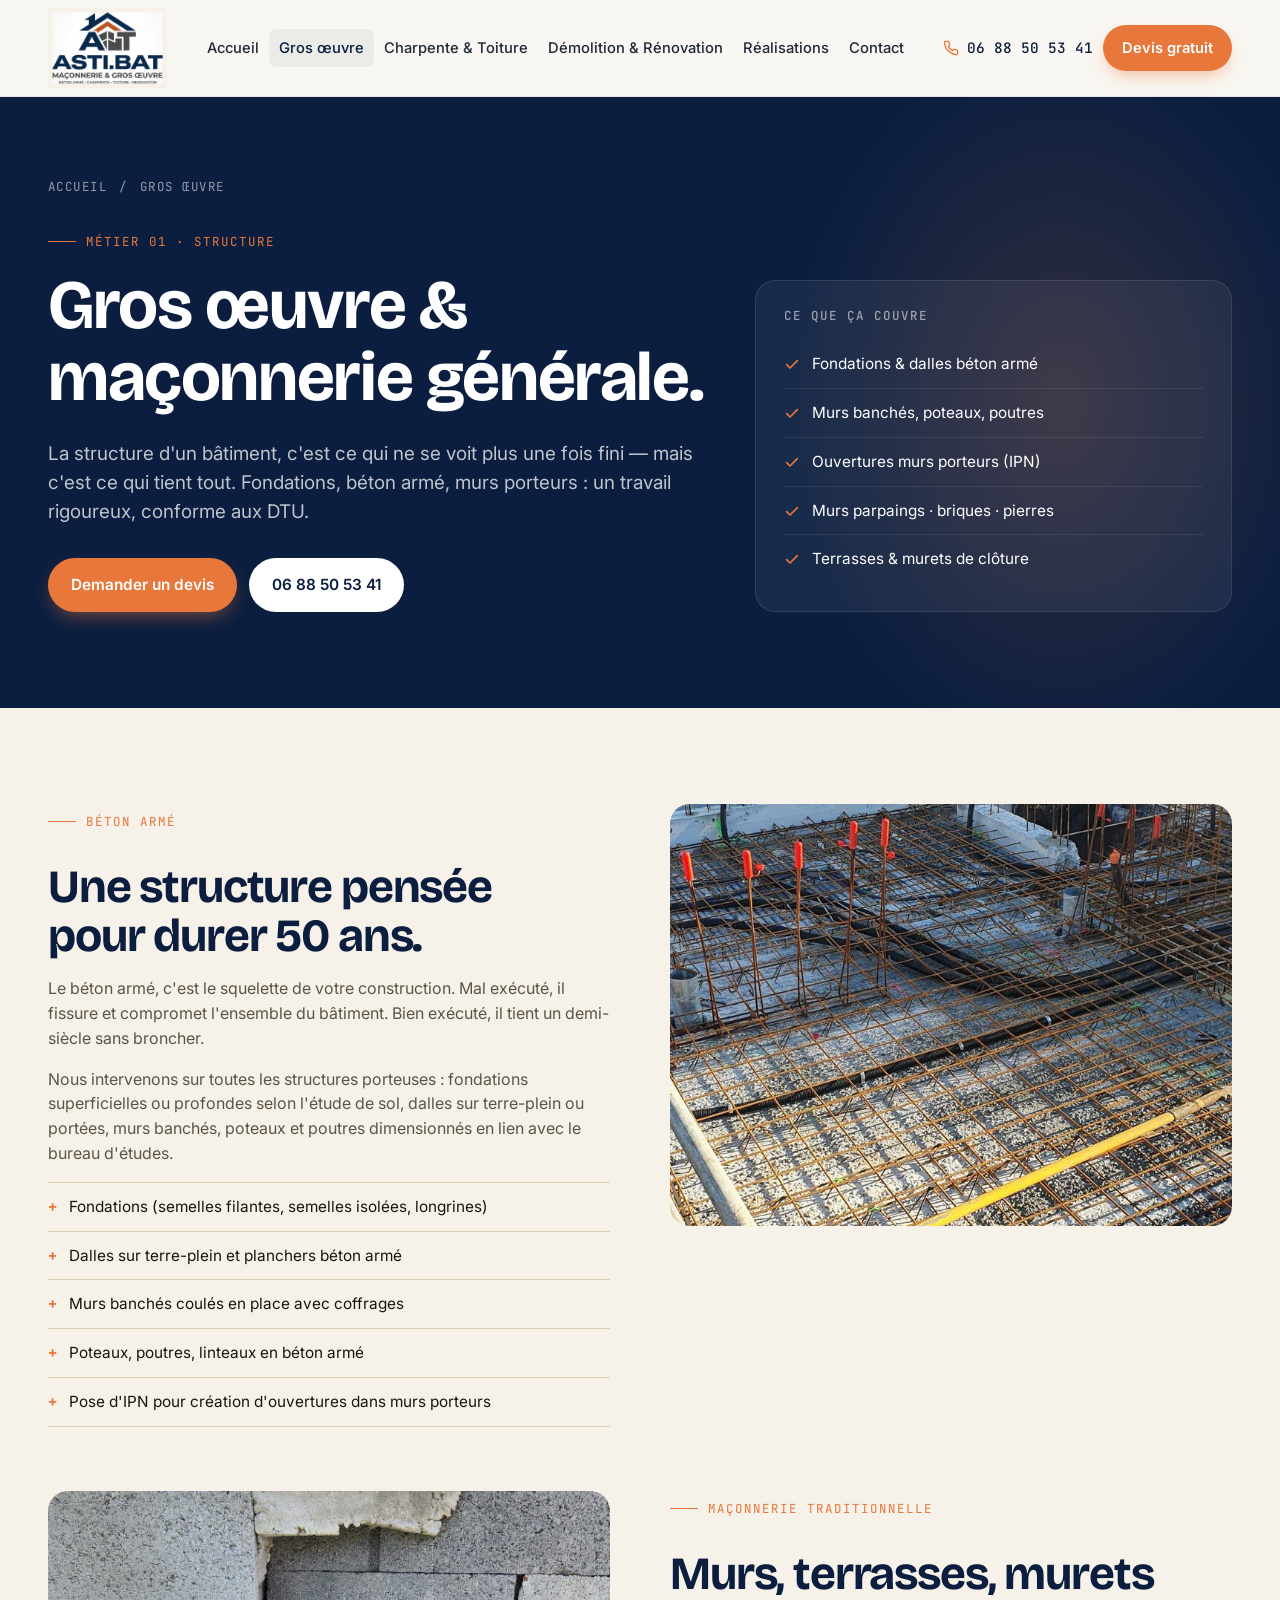
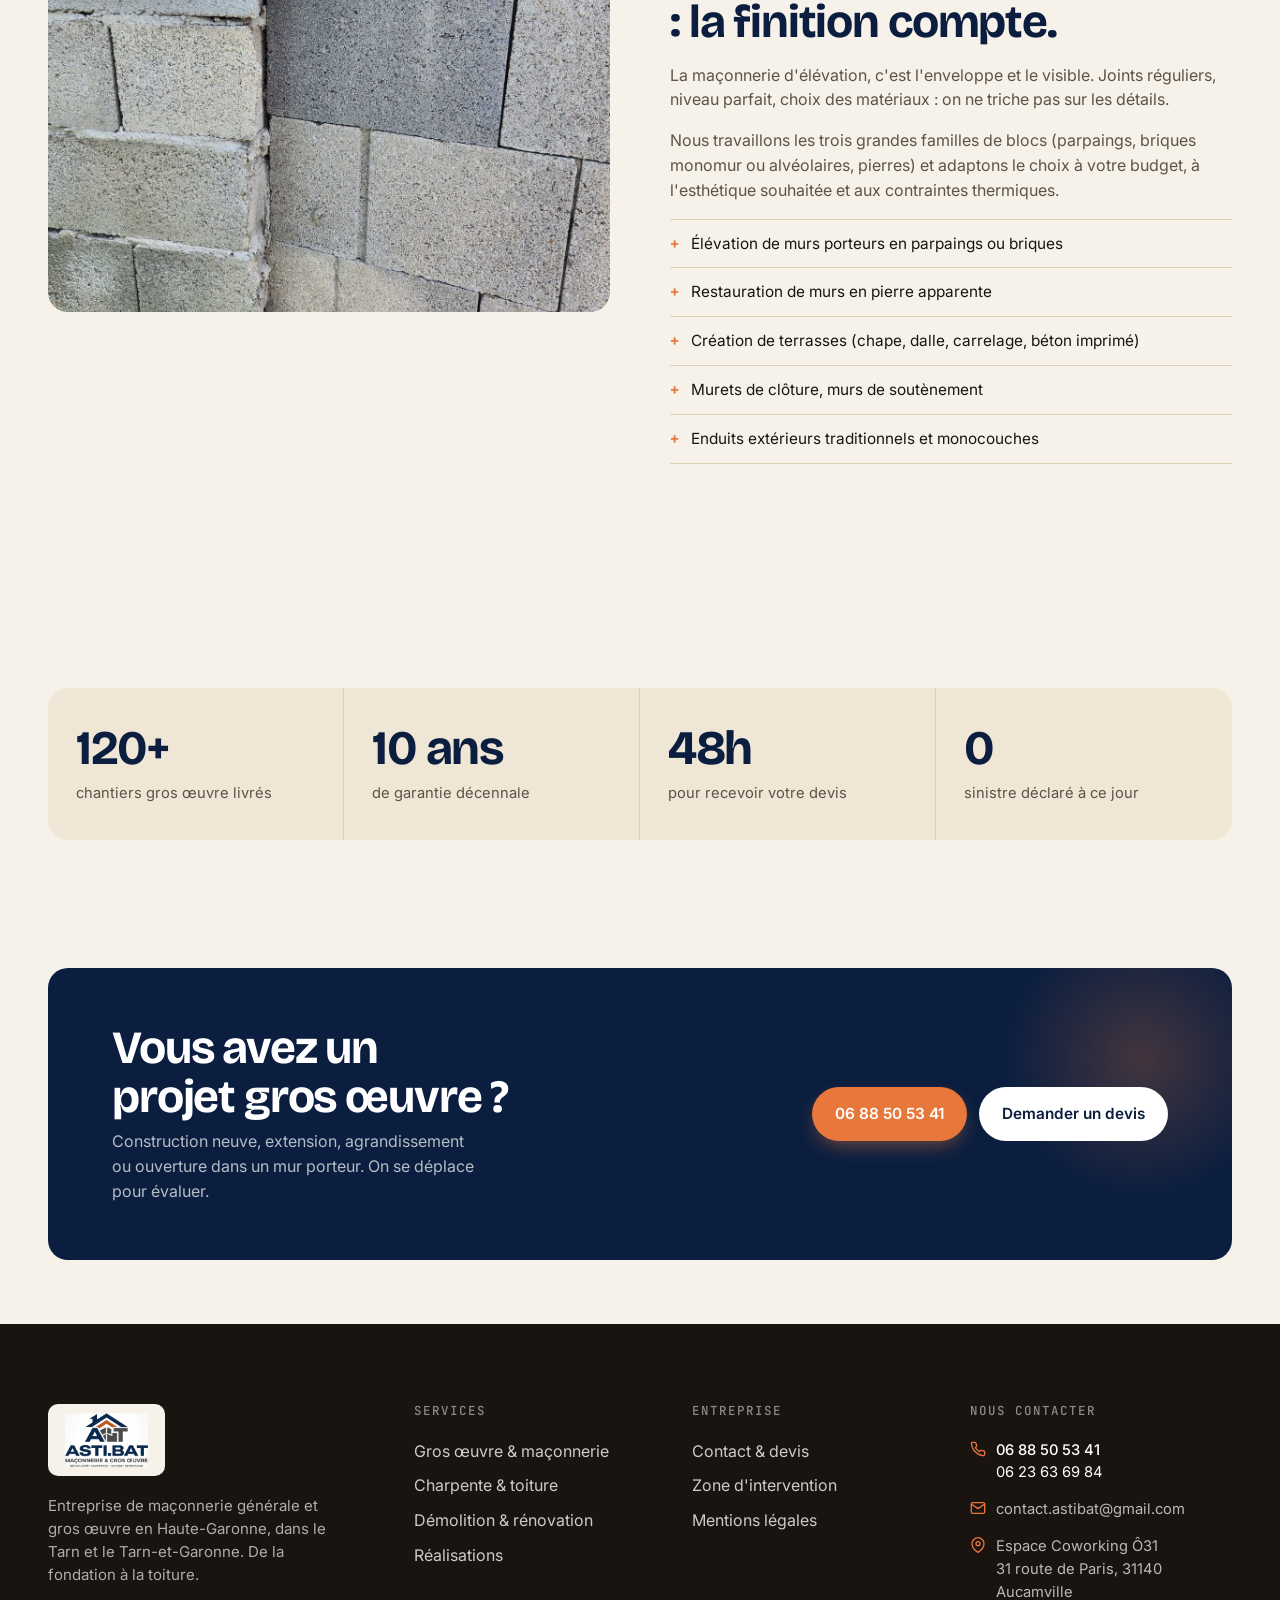
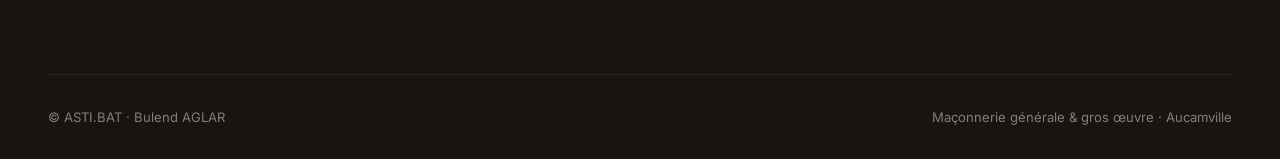
<file: gros-oeuvre.html>
<!DOCTYPE html>
<html lang="fr">
<head>
<meta charset="UTF-8" />
<meta name="viewport" content="width=device-width, initial-scale=1.0" />
<title>Gros œuvre & maçonnerie générale — Toulouse · ASTI.BAT</title>
<meta name="description" content="Béton armé, fondations, dalles, murs banchés, ouvertures dans murs porteurs (IPN), élévation parpaings/briques/pierres, terrasses et murets. Maçonnerie générale en Haute-Garonne (31), dans le Tarn (81) et le Tarn-et-Garonne (82)." />
<link rel="preconnect" href="https://fonts.googleapis.com" />
<link rel="preconnect" href="https://fonts.gstatic.com" crossorigin />
<link href="https://fonts.googleapis.com/css2?family=Bricolage+Grotesque:opsz,wght@12..96,400;12..96,500;12..96,600;12..96,700;12..96,800&family=Inter:wght@400;500;600;700&family=JetBrains+Mono:wght@400;500&display=swap" rel="stylesheet" />
<link rel="icon" type="image/png" sizes="32x32" href="assets/favicon/favicon-32.png" />
<link rel="icon" type="image/png" sizes="16x16" href="assets/favicon/favicon-16.png" />
<link rel="icon" href="assets/favicon/favicon.ico" sizes="any" />
<link rel="apple-touch-icon" sizes="180x180" href="assets/favicon/apple-touch-icon.png" />
<link rel="manifest" href="assets/favicon/site.webmanifest" />
<meta name="theme-color" content="#0B1E3F" />
<link rel="canonical" href="https://asti-bat.fr/gros-oeuvre.html" />
<meta property="og:type" content="website" />
<meta property="og:site_name" content="ASTI.BAT" />
<meta property="og:locale" content="fr_FR" />
<meta property="og:url" content="https://asti-bat.fr/gros-oeuvre.html" />
<meta property="og:title" content="Gros œuvre & maçonnerie générale — ASTI.BAT" />
<meta property="og:description" content="Béton armé, fondations, dalles, murs banchés, ouvertures de murs porteurs (IPN), terrasses et murets en Haute-Garonne, dans le Tarn et le Tarn-et-Garonne." />
<meta property="og:image" content="https://asti-bat.fr/assets/og-image.jpg" />
<meta property="og:image:width" content="1200" />
<meta property="og:image:height" content="630" />
<meta name="twitter:card" content="summary_large_image" />

<link rel="stylesheet" href="assets/style.css" />
</head>
<body>

<!-- NAV -->
<header class="nav">
  <div class="container nav__inner">
    <a href="index.html" class="brand" aria-label="ASTI.BAT">
      <img loading="eager" decoding="async" src="uploads/logo-astibat.png" alt="ASTI.BAT — Maçonnerie & gros œuvre" class="brand__logo" />
    </a>
    <nav>
      <ul class="nav__links">
        <li><a href="index.html">Accueil</a></li>
        <li><a href="gros-oeuvre.html" class="active">Gros œuvre</a></li>
        <li><a href="charpente-toiture.html">Charpente & Toiture</a></li>
        <li><a href="demolition-renovation.html">Démolition & Rénovation</a></li>
        <li><a href="realisations.html">Réalisations</a></li>
        <li><a href="contact.html">Contact</a></li>
      </ul>
    </nav>
    <button class="nav__burger" type="button" aria-label="Ouvrir le menu" aria-expanded="false">
  <svg class="icon-open" viewBox="0 0 24 24" fill="none" stroke="currentColor" stroke-width="2" stroke-linecap="round" stroke-linejoin="round"><line x1="3" y1="6" x2="21" y2="6"/><line x1="3" y1="12" x2="21" y2="12"/><line x1="3" y1="18" x2="21" y2="18"/></svg>
  <svg class="icon-close" viewBox="0 0 24 24" fill="none" stroke="currentColor" stroke-width="2" stroke-linecap="round" stroke-linejoin="round"><line x1="18" y1="6" x2="6" y2="18"/><line x1="6" y1="6" x2="18" y2="18"/></svg>
</button>
    <div class="nav__cta">
      <a href="tel:+33688505341" class="nav__phone">
        <svg width="16" height="16" viewBox="0 0 24 24" fill="none" stroke="currentColor" stroke-width="2" stroke-linecap="round" stroke-linejoin="round"><path d="M22 16.92v3a2 2 0 0 1-2.18 2 19.79 19.79 0 0 1-8.63-3.07 19.5 19.5 0 0 1-6-6 19.79 19.79 0 0 1-3.07-8.67A2 2 0 0 1 4.11 2h3a2 2 0 0 1 2 1.72c.13.96.37 1.9.72 2.81a2 2 0 0 1-.45 2.11L8.09 9.91a16 16 0 0 0 6 6l1.27-1.27a2 2 0 0 1 2.11-.45c.91.35 1.85.59 2.81.72A2 2 0 0 1 22 16.92Z"/></svg>
        06 88 50 53 41
      </a>
      <a href="contact.html" class="btn btn-primary">Devis gratuit</a>
    </div>
  </div>
</header>

<!-- PAGE HEADER -->
<section class="page-header">
  <div class="container">
    <div class="page-header__inner">
      <div>
        <div class="page-header__crumbs">
          <a href="index.html">Accueil</a> <span>/</span> <span>Gros œuvre</span>
        </div>
        <span class="eyebrow">Métier 01 · Structure</span>
        <h1 style="margin-top: 18px;">Gros œuvre & maçonnerie générale.</h1>
        <p class="page-header__lead">La structure d'un bâtiment, c'est ce qui ne se voit plus une fois fini — mais c'est ce qui tient tout. Fondations, béton armé, murs porteurs : un travail rigoureux, conforme aux DTU.</p>
        <div style="display: flex; gap: 12px; margin-top: 32px; flex-wrap: wrap;">
          <a href="contact.html" class="btn btn-primary">Demander un devis</a>
          <a href="tel:+33688505341" class="btn btn-light">06 88 50 53 41</a>
        </div>
      </div>
      <aside class="page-header__side">
        <h4 style="font-family: var(--f-mono); font-size: 0.78rem; letter-spacing: 0.16em; text-transform: uppercase; color: rgba(255,255,255,.55); margin: 0 0 18px; font-weight: 500;">Ce que ça couvre</h4>
        <ul>
          <li><svg width="16" height="16" viewBox="0 0 24 24" fill="none" stroke="currentColor" stroke-width="2.5" stroke-linecap="round" stroke-linejoin="round"><path d="M20 7L9 18l-5-5"/></svg> Fondations & dalles béton armé</li>
          <li><svg width="16" height="16" viewBox="0 0 24 24" fill="none" stroke="currentColor" stroke-width="2.5" stroke-linecap="round" stroke-linejoin="round"><path d="M20 7L9 18l-5-5"/></svg> Murs banchés, poteaux, poutres</li>
          <li><svg width="16" height="16" viewBox="0 0 24 24" fill="none" stroke="currentColor" stroke-width="2.5" stroke-linecap="round" stroke-linejoin="round"><path d="M20 7L9 18l-5-5"/></svg> Ouvertures murs porteurs (IPN)</li>
          <li><svg width="16" height="16" viewBox="0 0 24 24" fill="none" stroke="currentColor" stroke-width="2.5" stroke-linecap="round" stroke-linejoin="round"><path d="M20 7L9 18l-5-5"/></svg> Murs parpaings · briques · pierres</li>
          <li><svg width="16" height="16" viewBox="0 0 24 24" fill="none" stroke="currentColor" stroke-width="2.5" stroke-linecap="round" stroke-linejoin="round"><path d="M20 7L9 18l-5-5"/></svg> Terrasses & murets de clôture</li>
        </ul>
      </aside>
    </div>
  </div>
</section>

<!-- CONTENT BLOCKS -->
<section class="section">
  <div class="container">

    <div class="content-block reveal">
      <div>
        <span class="eyebrow">Béton armé</span>
        <h2 style="margin-top: 16px;">Une structure pensée pour durer 50 ans.</h2>
        <p>Le béton armé, c'est le squelette de votre construction. Mal exécuté, il fissure et compromet l'ensemble du bâtiment. Bien exécuté, il tient un demi-siècle sans broncher.</p>
        <p>Nous intervenons sur toutes les structures porteuses : fondations superficielles ou profondes selon l'étude de sol, dalles sur terre-plein ou portées, murs banchés, poteaux et poutres dimensionnés en lien avec le bureau d'études.</p>
        <ul>
          <li>Fondations (semelles filantes, semelles isolées, longrines)</li>
          <li>Dalles sur terre-plein et planchers béton armé</li>
          <li>Murs banchés coulés en place avec coffrages</li>
          <li>Poteaux, poutres, linteaux en béton armé</li>
          <li>Pose d'IPN pour création d'ouvertures dans murs porteurs</li>
        </ul>
      </div>
      <div class="content-block__media">
        <img loading="lazy" decoding="async" src="uploads/gros-oeuvre-dalle-ferraillage-02.jpg" alt="Ferraillage et coffrage d'une dalle béton armé" />
      </div>
    </div>

    <div class="content-block reveal">
      <div>
        <span class="eyebrow">Maçonnerie traditionnelle</span>
        <h2 style="margin-top: 16px;">Murs, terrasses, murets : la finition compte.</h2>
        <p>La maçonnerie d'élévation, c'est l'enveloppe et le visible. Joints réguliers, niveau parfait, choix des matériaux : on ne triche pas sur les détails.</p>
        <p>Nous travaillons les trois grandes familles de blocs (parpaings, briques monomur ou alvéolaires, pierres) et adaptons le choix à votre budget, à l'esthétique souhaitée et aux contraintes thermiques.</p>
        <ul>
          <li>Élévation de murs porteurs en parpaings ou briques</li>
          <li>Restauration de murs en pierre apparente</li>
          <li>Création de terrasses (chape, dalle, carrelage, béton imprimé)</li>
          <li>Murets de clôture, murs de soutènement</li>
          <li>Enduits extérieurs traditionnels et monocouches</li>
        </ul>
      </div>
      <div class="content-block__media">
        <img loading="lazy" decoding="async" src="uploads/gros-oeuvre-mur-parpaings.jpg" alt="Mur de soutènement en parpaings béton" />
      </div>
    </div>

  </div>
</section>

<!-- STAT STRIP -->
<section class="section section--tight">
  <div class="container">
    <div class="stat-strip reveal">
      <div class="stat-strip__item"><b>120+</b><span>chantiers gros œuvre livrés</span></div>
      <div class="stat-strip__item"><b>10 ans</b><span>de garantie décennale</span></div>
      <div class="stat-strip__item"><b>48h</b><span>pour recevoir votre devis</span></div>
      <div class="stat-strip__item"><b>0</b><span>sinistre déclaré à ce jour</span></div>
    </div>
  </div>
</section>

<!-- CTA -->
<section class="section section--tight">
  <div class="container">
    <div class="cta-band reveal">
      <div>
        <h2>Vous avez un projet gros œuvre ?</h2>
        <p>Construction neuve, extension, agrandissement ou ouverture dans un mur porteur. On se déplace pour évaluer.</p>
      </div>
      <div class="cta-band__actions">
        <a href="tel:+33688505341" class="btn btn-primary">06 88 50 53 41</a>
        <a href="contact.html" class="btn btn-light">Demander un devis</a>
      </div>
    </div>
  </div>
</section>

<!-- FOOTER -->
<footer class="footer">
  <div class="container">
    <div class="footer__grid">
      <div class="footer__brand">
        <a href="index.html" class="brand" aria-label="ASTI.BAT"><img loading="eager" decoding="async" src="uploads/logo-astibat.png" alt="ASTI.BAT" class="brand__logo" /></a>
        <p>Entreprise de maçonnerie générale et gros œuvre en Haute-Garonne, dans le Tarn et le Tarn-et-Garonne. De la fondation à la toiture.</p>
      </div>
      <div>
        <h4>Services</h4>
        <ul>
          <li><a href="gros-oeuvre.html">Gros œuvre & maçonnerie</a></li>
          <li><a href="charpente-toiture.html">Charpente & toiture</a></li>
          <li><a href="demolition-renovation.html">Démolition & rénovation</a></li>
          <li><a href="realisations.html">Réalisations</a></li>
        </ul>
      </div>
      <div>
        <h4>Entreprise</h4>
        <ul>
          <li><a href="contact.html">Contact & devis</a></li>
          <li><a href="index.html#zones">Zone d'intervention</a></li>
          <li><a href="mentions-legales.html">Mentions légales</a></li>
        </ul>
      </div>
      <div class="footer__contact">
        <h4>Nous contacter</h4>
        <div class="line"><svg width="16" height="16" viewBox="0 0 24 24" fill="none" stroke="currentColor" stroke-width="2" stroke-linecap="round" stroke-linejoin="round"><path d="M22 16.92v3a2 2 0 0 1-2.18 2 19.79 19.79 0 0 1-8.63-3.07 19.5 19.5 0 0 1-6-6 19.79 19.79 0 0 1-3.07-8.67A2 2 0 0 1 4.11 2h3a2 2 0 0 1 2 1.72c.13.96.37 1.9.72 2.81a2 2 0 0 1-.45 2.11L8.09 9.91a16 16 0 0 0 6 6l1.27-1.27a2 2 0 0 1 2.11-.45c.91.35 1.85.59 2.81.72A2 2 0 0 1 22 16.92Z"/></svg><div><b>06 88 50 53 41</b><br/><b style="font-weight: 400;">06 23 63 69 84</b></div></div>
        <div class="line"><svg width="16" height="16" viewBox="0 0 24 24" fill="none" stroke="currentColor" stroke-width="2" stroke-linecap="round" stroke-linejoin="round"><path d="M4 4h16c1.1 0 2 .9 2 2v12c0 1.1-.9 2-2 2H4c-1.1 0-2-.9-2-2V6c0-1.1.9-2 2-2z"/><polyline points="22,6 12,13 2,6"/></svg><div>contact.astibat@gmail.com</div></div>
        <div class="line"><svg width="16" height="16" viewBox="0 0 24 24" fill="none" stroke="currentColor" stroke-width="2" stroke-linecap="round" stroke-linejoin="round"><path d="M21 10c0 7-9 13-9 13s-9-6-9-13a9 9 0 0 1 18 0z"/><circle cx="12" cy="10" r="3"/></svg><div>Espace Coworking Ô31<br/>31 route de Paris, 31140 Aucamville</div></div>
      </div>
    </div>
    <div class="footer__bottom">
      <div>© ASTI.BAT · Bulend AGLAR</div>
      <div>Maçonnerie générale & gros œuvre · Aucamville</div>
    </div>
  </div>
</footer>

<script src="assets/site.js"></script>
</body>
</html>
</file>
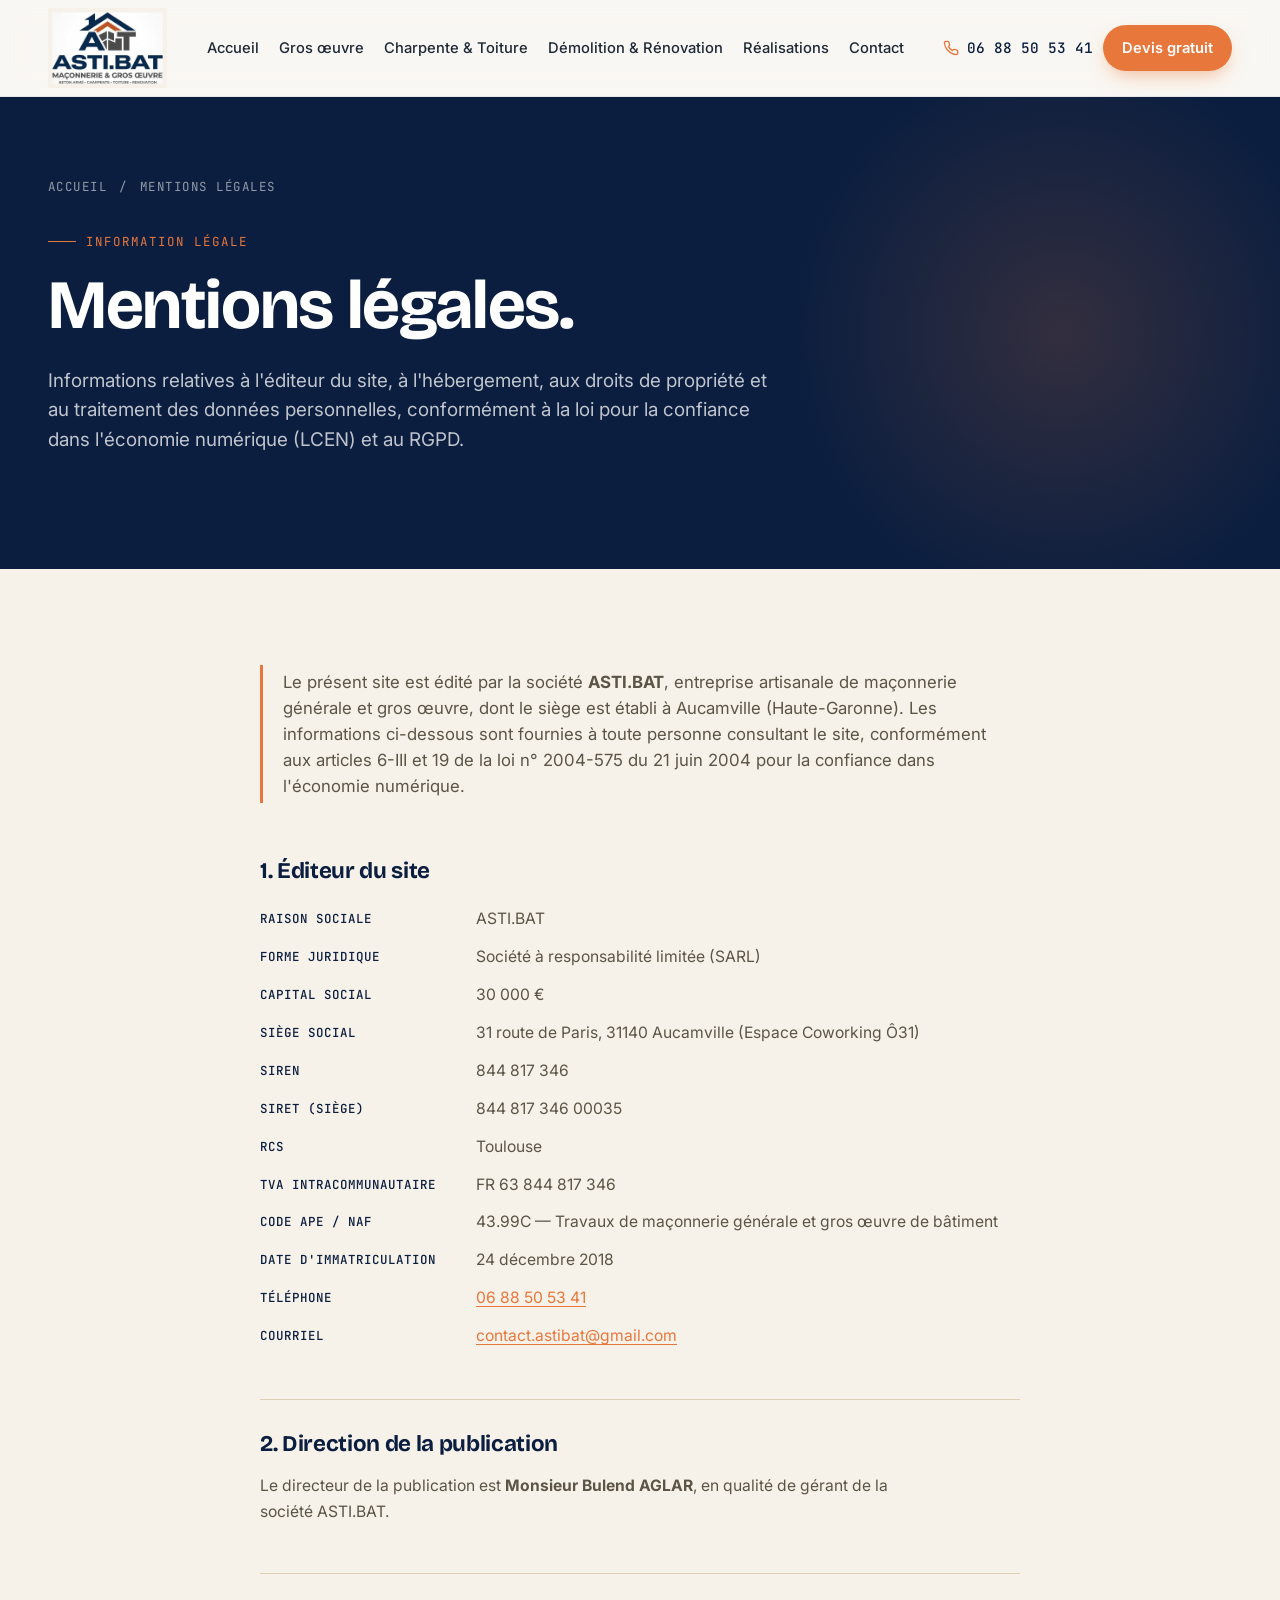
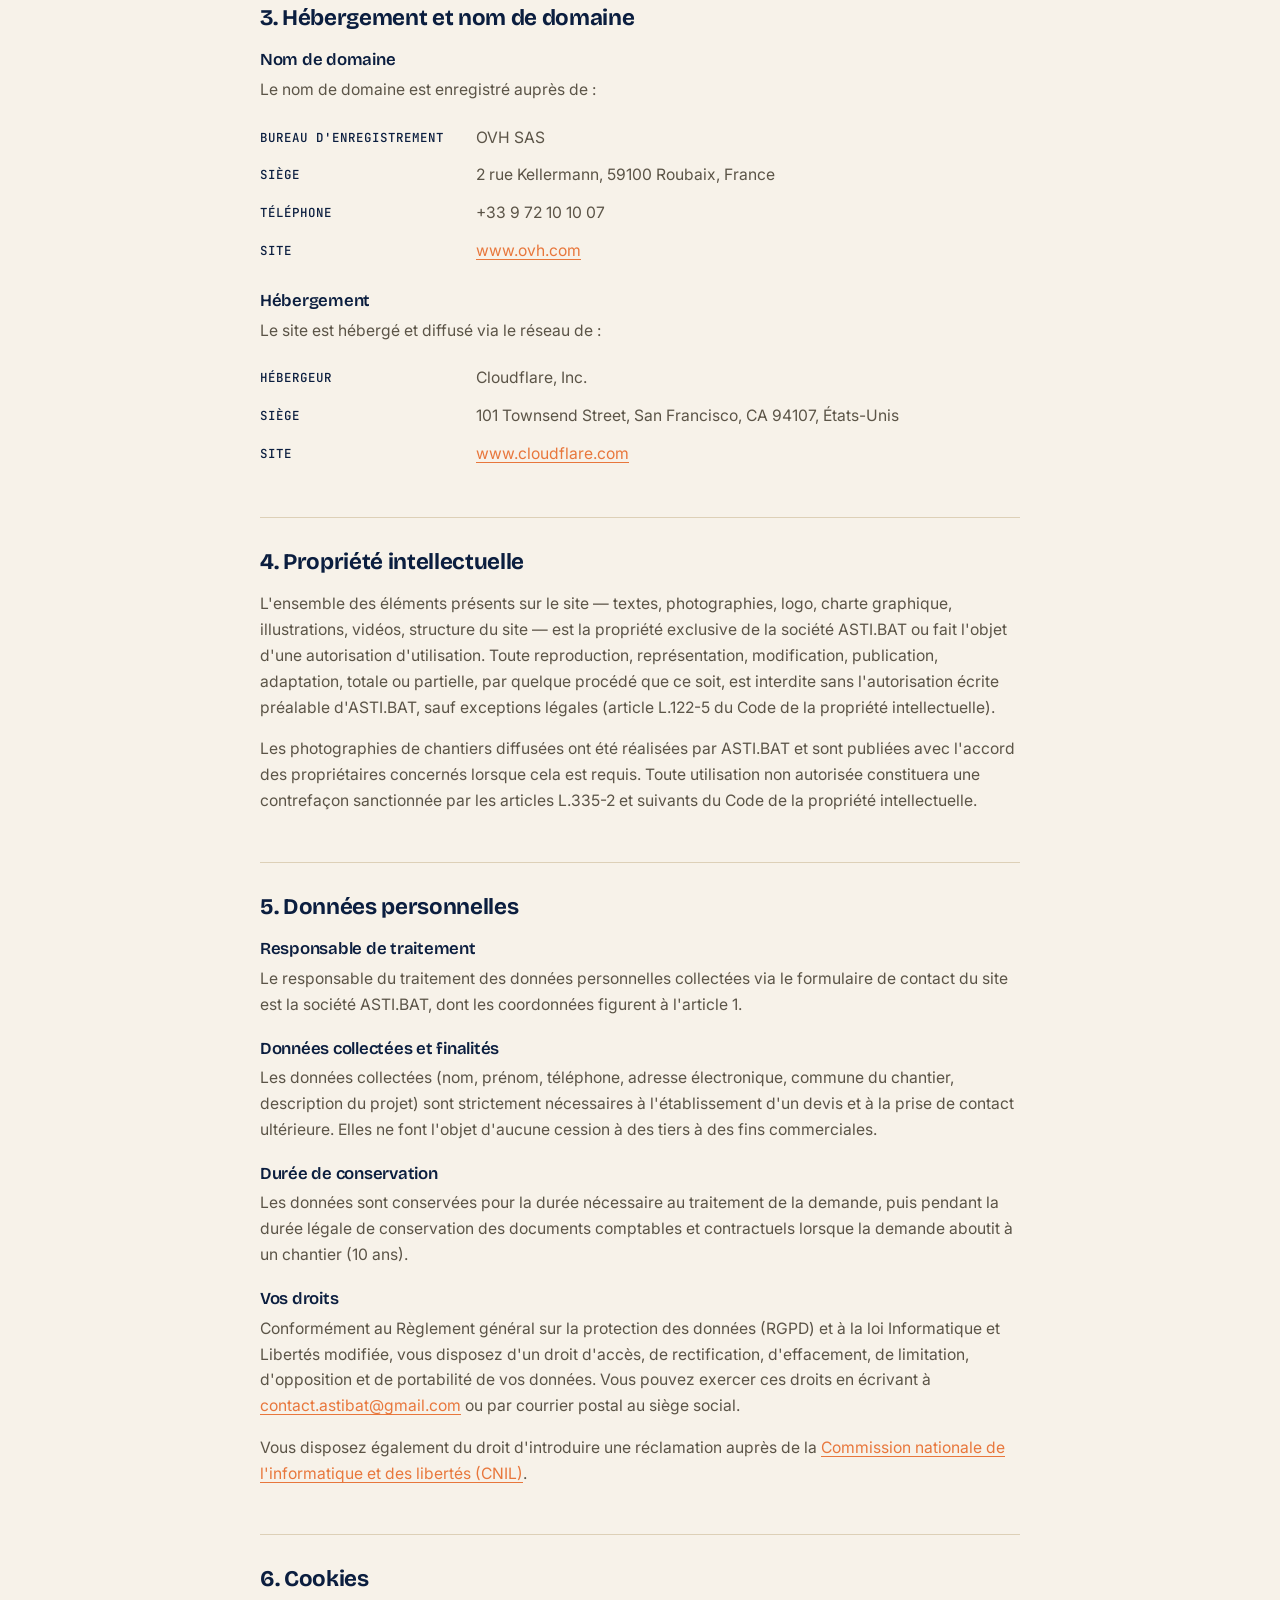
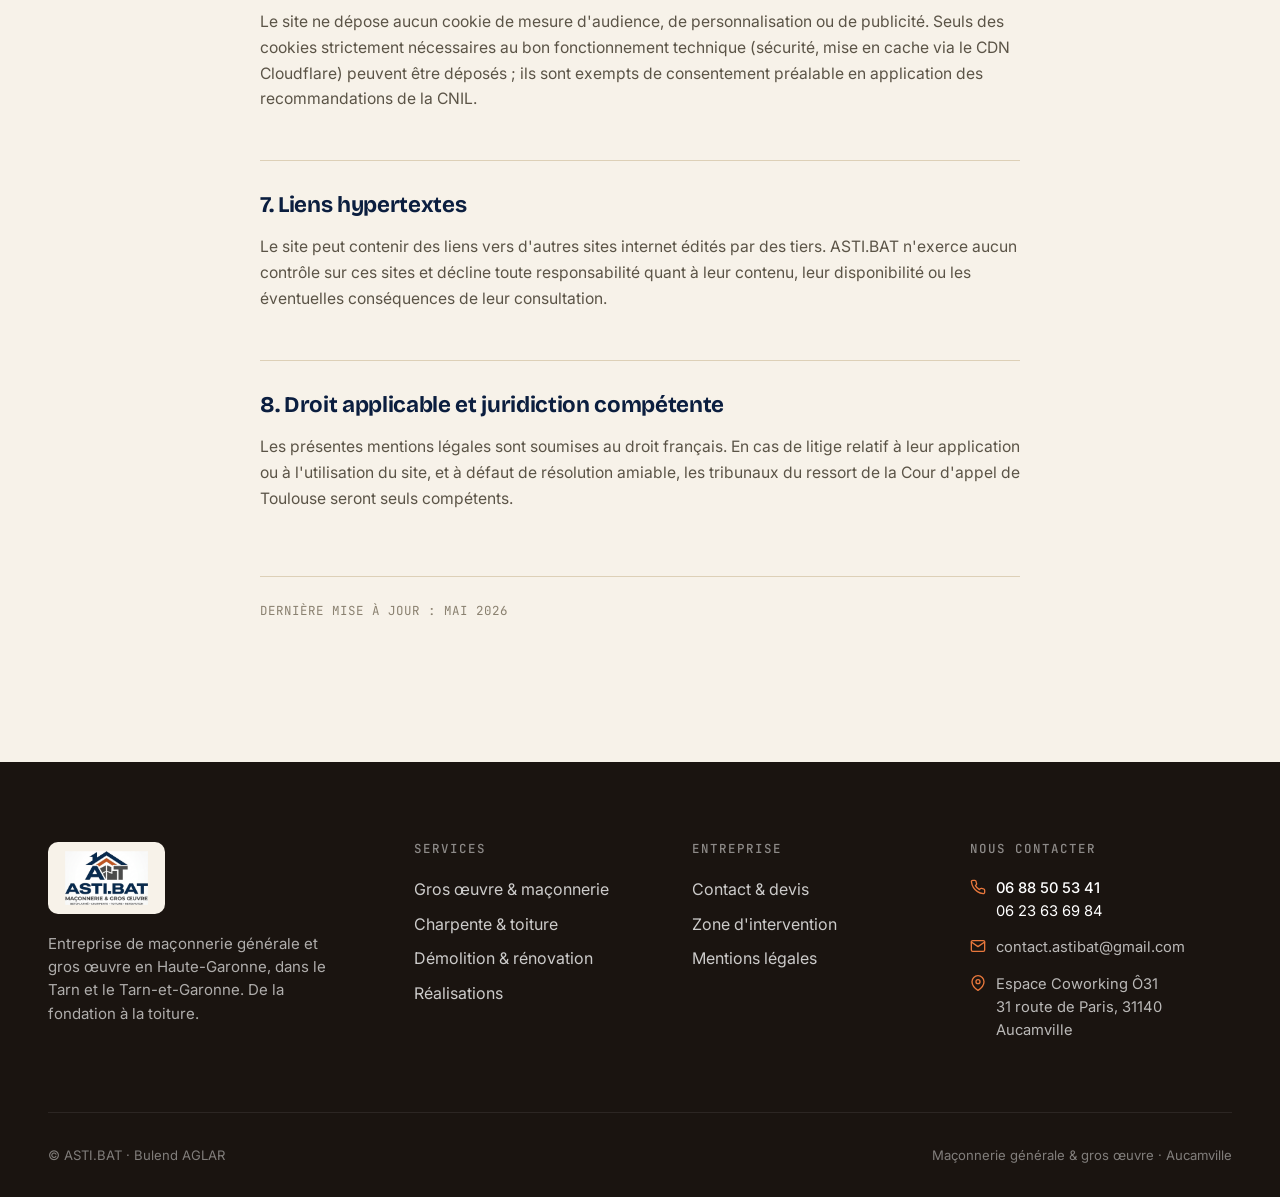
<file: mentions-legales.html>
<!DOCTYPE html>
<html lang="fr">
<head>
<meta charset="UTF-8" />
<meta name="viewport" content="width=device-width, initial-scale=1.0" />
<title>Mentions légales — ASTI.BAT</title>
<meta name="description" content="Mentions légales du site asti-bat.fr : éditeur ASTI.BAT (SARL), hébergement, propriété intellectuelle, données personnelles et cookies." />
<meta name="robots" content="noindex, follow" />
<link rel="preconnect" href="https://fonts.googleapis.com" />
<link rel="preconnect" href="https://fonts.gstatic.com" crossorigin />
<link href="https://fonts.googleapis.com/css2?family=Bricolage+Grotesque:opsz,wght@12..96,400;12..96,500;12..96,600;12..96,700;12..96,800&family=Inter:wght@400;500;600;700&family=JetBrains+Mono:wght@400;500&display=swap" rel="stylesheet" />
<link rel="icon" type="image/png" sizes="32x32" href="assets/favicon/favicon-32.png" />
<link rel="icon" type="image/png" sizes="16x16" href="assets/favicon/favicon-16.png" />
<link rel="icon" href="assets/favicon/favicon.ico" sizes="any" />
<link rel="apple-touch-icon" sizes="180x180" href="assets/favicon/apple-touch-icon.png" />
<link rel="manifest" href="assets/favicon/site.webmanifest" />
<meta name="theme-color" content="#0B1E3F" />
<link rel="canonical" href="https://asti-bat.fr/mentions-legales.html" />
<meta property="og:type" content="website" />
<meta property="og:site_name" content="ASTI.BAT" />
<meta property="og:locale" content="fr_FR" />
<meta property="og:url" content="https://asti-bat.fr/mentions-legales.html" />
<meta property="og:title" content="Mentions légales — ASTI.BAT" />
<meta property="og:description" content="Mentions légales d'asti-bat.fr : éditeur, hébergement, propriété intellectuelle, RGPD." />
<meta property="og:image" content="https://asti-bat.fr/assets/og-image.jpg" />
<meta property="og:image:width" content="1200" />
<meta property="og:image:height" content="630" />
<meta name="twitter:card" content="summary_large_image" />

<link rel="stylesheet" href="assets/style.css" />
</head>
<body>

<header class="nav">
  <div class="container nav__inner">
    <a href="index.html" class="brand" aria-label="ASTI.BAT">
      <img loading="eager" decoding="async" src="uploads/logo-astibat.png" alt="ASTI.BAT — Maçonnerie & gros œuvre" class="brand__logo" />
    </a>
    <nav>
      <ul class="nav__links">
        <li><a href="index.html">Accueil</a></li>
        <li><a href="gros-oeuvre.html">Gros œuvre</a></li>
        <li><a href="charpente-toiture.html">Charpente & Toiture</a></li>
        <li><a href="demolition-renovation.html">Démolition & Rénovation</a></li>
        <li><a href="realisations.html">Réalisations</a></li>
        <li><a href="contact.html">Contact</a></li>
      </ul>
    </nav>
    <button class="nav__burger" type="button" aria-label="Ouvrir le menu" aria-expanded="false">
  <svg class="icon-open" viewBox="0 0 24 24" fill="none" stroke="currentColor" stroke-width="2" stroke-linecap="round" stroke-linejoin="round"><line x1="3" y1="6" x2="21" y2="6"/><line x1="3" y1="12" x2="21" y2="12"/><line x1="3" y1="18" x2="21" y2="18"/></svg>
  <svg class="icon-close" viewBox="0 0 24 24" fill="none" stroke="currentColor" stroke-width="2" stroke-linecap="round" stroke-linejoin="round"><line x1="18" y1="6" x2="6" y2="18"/><line x1="6" y1="6" x2="18" y2="18"/></svg>
</button>
    <div class="nav__cta">
      <a href="tel:+33688505341" class="nav__phone">
        <svg width="16" height="16" viewBox="0 0 24 24" fill="none" stroke="currentColor" stroke-width="2" stroke-linecap="round" stroke-linejoin="round"><path d="M22 16.92v3a2 2 0 0 1-2.18 2 19.79 19.79 0 0 1-8.63-3.07 19.5 19.5 0 0 1-6-6 19.79 19.79 0 0 1-3.07-8.67A2 2 0 0 1 4.11 2h3a2 2 0 0 1 2 1.72c.13.96.37 1.9.72 2.81a2 2 0 0 1-.45 2.11L8.09 9.91a16 16 0 0 0 6 6l1.27-1.27a2 2 0 0 1 2.11-.45c.91.35 1.85.59 2.81.72A2 2 0 0 1 22 16.92Z"/></svg>
        06 88 50 53 41
      </a>
      <a href="contact.html" class="btn btn-primary">Devis gratuit</a>
    </div>
  </div>
</header>

<section class="page-header">
  <div class="container">
    <div>
      <div class="page-header__crumbs">
        <a href="index.html">Accueil</a> <span>/</span> <span>Mentions légales</span>
      </div>
      <span class="eyebrow">Information légale</span>
      <h1 style="margin-top: 18px;">Mentions légales.</h1>
      <p class="page-header__lead">Informations relatives à l'éditeur du site, à l'hébergement, aux droits de propriété et au traitement des données personnelles, conformément à la loi pour la confiance dans l'économie numérique (LCEN) et au RGPD.</p>
    </div>
  </div>
</section>

<section class="section">
  <div class="container">
    <div class="legal">

      <p class="legal__intro">
        Le présent site est édité par la société <b>ASTI.BAT</b>, entreprise artisanale de maçonnerie générale et gros œuvre, dont le siège est établi à Aucamville (Haute-Garonne). Les informations ci-dessous sont fournies à toute personne consultant le site, conformément aux articles 6-III et 19 de la loi n° 2004-575 du 21 juin 2004 pour la confiance dans l'économie numérique.
      </p>

      <div class="legal__block">
        <h2>1. Éditeur du site</h2>
        <ul>
          <li><b>Raison sociale</b><span>ASTI.BAT</span></li>
          <li><b>Forme juridique</b><span>Société à responsabilité limitée (SARL)</span></li>
          <li><b>Capital social</b><span>30 000 €</span></li>
          <li><b>Siège social</b><span>31 route de Paris, 31140 Aucamville (Espace Coworking Ô31)</span></li>
          <li><b>SIREN</b><span>844 817 346</span></li>
          <li><b>SIRET (siège)</b><span>844 817 346 00035</span></li>
          <li><b>RCS</b><span>Toulouse</span></li>
          <li><b>TVA intracommunautaire</b><span>FR 63 844 817 346</span></li>
          <li><b>Code APE / NAF</b><span>43.99C — Travaux de maçonnerie générale et gros œuvre de bâtiment</span></li>
          <li><b>Date d'immatriculation</b><span>24 décembre 2018</span></li>
          <li><b>Téléphone</b><span><a href="tel:+33688505341">06 88 50 53 41</a></span></li>
          <li><b>Courriel</b><span><a href="mailto:contact.astibat@gmail.com">contact.astibat@gmail.com</a></span></li>
        </ul>
      </div>

      <div class="legal__block">
        <h2>2. Direction de la publication</h2>
        <p>Le directeur de la publication est <b>Monsieur Bulend AGLAR</b>, en qualité de gérant de la société ASTI.BAT.</p>
      </div>

      <div class="legal__block">
        <h2>3. Hébergement et nom de domaine</h2>

        <h3>Nom de domaine</h3>
        <p>Le nom de domaine est enregistré auprès de :</p>
        <ul>
          <li><b>Bureau d'enregistrement</b><span>OVH SAS</span></li>
          <li><b>Siège</b><span>2 rue Kellermann, 59100 Roubaix, France</span></li>
          <li><b>Téléphone</b><span>+33 9 72 10 10 07</span></li>
          <li><b>Site</b><span><a href="https://www.ovh.com" target="_blank" rel="noopener">www.ovh.com</a></span></li>
        </ul>

        <h3>Hébergement</h3>
        <p>Le site est hébergé et diffusé via le réseau de :</p>
        <ul>
          <li><b>Hébergeur</b><span>Cloudflare, Inc.</span></li>
          <li><b>Siège</b><span>101 Townsend Street, San Francisco, CA 94107, États-Unis</span></li>
          <li><b>Site</b><span><a href="https://www.cloudflare.com" target="_blank" rel="noopener">www.cloudflare.com</a></span></li>
        </ul>
      </div>

      <div class="legal__block">
        <h2>4. Propriété intellectuelle</h2>
        <p>L'ensemble des éléments présents sur le site — textes, photographies, logo, charte graphique, illustrations, vidéos, structure du site — est la propriété exclusive de la société ASTI.BAT ou fait l'objet d'une autorisation d'utilisation. Toute reproduction, représentation, modification, publication, adaptation, totale ou partielle, par quelque procédé que ce soit, est interdite sans l'autorisation écrite préalable d'ASTI.BAT, sauf exceptions légales (article L.122-5 du Code de la propriété intellectuelle).</p>
        <p>Les photographies de chantiers diffusées ont été réalisées par ASTI.BAT et sont publiées avec l'accord des propriétaires concernés lorsque cela est requis. Toute utilisation non autorisée constituera une contrefaçon sanctionnée par les articles L.335-2 et suivants du Code de la propriété intellectuelle.</p>
      </div>

      <div class="legal__block">
        <h2>5. Données personnelles</h2>

        <h3>Responsable de traitement</h3>
        <p>Le responsable du traitement des données personnelles collectées via le formulaire de contact du site est la société ASTI.BAT, dont les coordonnées figurent à l'article 1.</p>

        <h3>Données collectées et finalités</h3>
        <p>Les données collectées (nom, prénom, téléphone, adresse électronique, commune du chantier, description du projet) sont strictement nécessaires à l'établissement d'un devis et à la prise de contact ultérieure. Elles ne font l'objet d'aucune cession à des tiers à des fins commerciales.</p>

        <h3>Durée de conservation</h3>
        <p>Les données sont conservées pour la durée nécessaire au traitement de la demande, puis pendant la durée légale de conservation des documents comptables et contractuels lorsque la demande aboutit à un chantier (10 ans).</p>

        <h3>Vos droits</h3>
        <p>Conformément au Règlement général sur la protection des données (RGPD) et à la loi Informatique et Libertés modifiée, vous disposez d'un droit d'accès, de rectification, d'effacement, de limitation, d'opposition et de portabilité de vos données. Vous pouvez exercer ces droits en écrivant à <a href="mailto:contact.astibat@gmail.com">contact.astibat@gmail.com</a> ou par courrier postal au siège social.</p>
        <p>Vous disposez également du droit d'introduire une réclamation auprès de la <a href="https://www.cnil.fr" target="_blank" rel="noopener">Commission nationale de l'informatique et des libertés (CNIL)</a>.</p>
      </div>

      <div class="legal__block">
        <h2>6. Cookies</h2>
        <p>Le site ne dépose aucun cookie de mesure d'audience, de personnalisation ou de publicité. Seuls des cookies strictement nécessaires au bon fonctionnement technique (sécurité, mise en cache via le CDN Cloudflare) peuvent être déposés ; ils sont exempts de consentement préalable en application des recommandations de la CNIL.</p>
      </div>

      <div class="legal__block">
        <h2>7. Liens hypertextes</h2>
        <p>Le site peut contenir des liens vers d'autres sites internet édités par des tiers. ASTI.BAT n'exerce aucun contrôle sur ces sites et décline toute responsabilité quant à leur contenu, leur disponibilité ou les éventuelles conséquences de leur consultation.</p>
      </div>

      <div class="legal__block">
        <h2>8. Droit applicable et juridiction compétente</h2>
        <p>Les présentes mentions légales sont soumises au droit français. En cas de litige relatif à leur application ou à l'utilisation du site, et à défaut de résolution amiable, les tribunaux du ressort de la Cour d'appel de Toulouse seront seuls compétents.</p>
      </div>

      <div class="legal__block" style="border-top: 1px solid var(--line); padding-top: 24px; margin-top: 16px;">
        <p class="mono" style="font-size: 0.78rem; letter-spacing: 0.08em; text-transform: uppercase; color: var(--slate-2);">Dernière mise à jour : mai 2026</p>
      </div>

    </div>
  </div>
</section>

<footer class="footer">
  <div class="container">
    <div class="footer__grid">
      <div class="footer__brand">
        <a href="index.html" class="brand" aria-label="ASTI.BAT"><img loading="eager" decoding="async" src="uploads/logo-astibat.png" alt="ASTI.BAT" class="brand__logo" /></a>
        <p>Entreprise de maçonnerie générale et gros œuvre en Haute-Garonne, dans le Tarn et le Tarn-et-Garonne. De la fondation à la toiture.</p>
      </div>
      <div><h4>Services</h4>
        <ul>
          <li><a href="gros-oeuvre.html">Gros œuvre & maçonnerie</a></li>
          <li><a href="charpente-toiture.html">Charpente & toiture</a></li>
          <li><a href="demolition-renovation.html">Démolition & rénovation</a></li>
          <li><a href="realisations.html">Réalisations</a></li>
        </ul>
      </div>
      <div><h4>Entreprise</h4>
        <ul>
          <li><a href="contact.html">Contact & devis</a></li>
          <li><a href="index.html#zones">Zone d'intervention</a></li>
          <li><a href="mentions-legales.html">Mentions légales</a></li>
        </ul>
      </div>
      <div class="footer__contact"><h4>Nous contacter</h4>
        <div class="line"><svg width="16" height="16" viewBox="0 0 24 24" fill="none" stroke="currentColor" stroke-width="2" stroke-linecap="round" stroke-linejoin="round"><path d="M22 16.92v3a2 2 0 0 1-2.18 2 19.79 19.79 0 0 1-8.63-3.07 19.5 19.5 0 0 1-6-6 19.79 19.79 0 0 1-3.07-8.67A2 2 0 0 1 4.11 2h3a2 2 0 0 1 2 1.72c.13.96.37 1.9.72 2.81a2 2 0 0 1-.45 2.11L8.09 9.91a16 16 0 0 0 6 6l1.27-1.27a2 2 0 0 1 2.11-.45c.91.35 1.85.59 2.81.72A2 2 0 0 1 22 16.92Z"/></svg><div><b>06 88 50 53 41</b><br/><b style="font-weight: 400;">06 23 63 69 84</b></div></div>
        <div class="line"><svg width="16" height="16" viewBox="0 0 24 24" fill="none" stroke="currentColor" stroke-width="2" stroke-linecap="round" stroke-linejoin="round"><path d="M4 4h16c1.1 0 2 .9 2 2v12c0 1.1-.9 2-2 2H4c-1.1 0-2-.9-2-2V6c0-1.1.9-2 2-2z"/><polyline points="22,6 12,13 2,6"/></svg><div>contact.astibat@gmail.com</div></div>
        <div class="line"><svg width="16" height="16" viewBox="0 0 24 24" fill="none" stroke="currentColor" stroke-width="2" stroke-linecap="round" stroke-linejoin="round"><path d="M21 10c0 7-9 13-9 13s-9-6-9-13a9 9 0 0 1 18 0z"/><circle cx="12" cy="10" r="3"/></svg><div>Espace Coworking Ô31<br/>31 route de Paris, 31140 Aucamville</div></div>
      </div>
    </div>
    <div class="footer__bottom">
      <div>© ASTI.BAT · Bulend AGLAR</div>
      <div>Maçonnerie générale & gros œuvre · Aucamville</div>
    </div>
  </div>
</footer>

<script src="assets/site.js"></script>
</body>
</html>
</file>
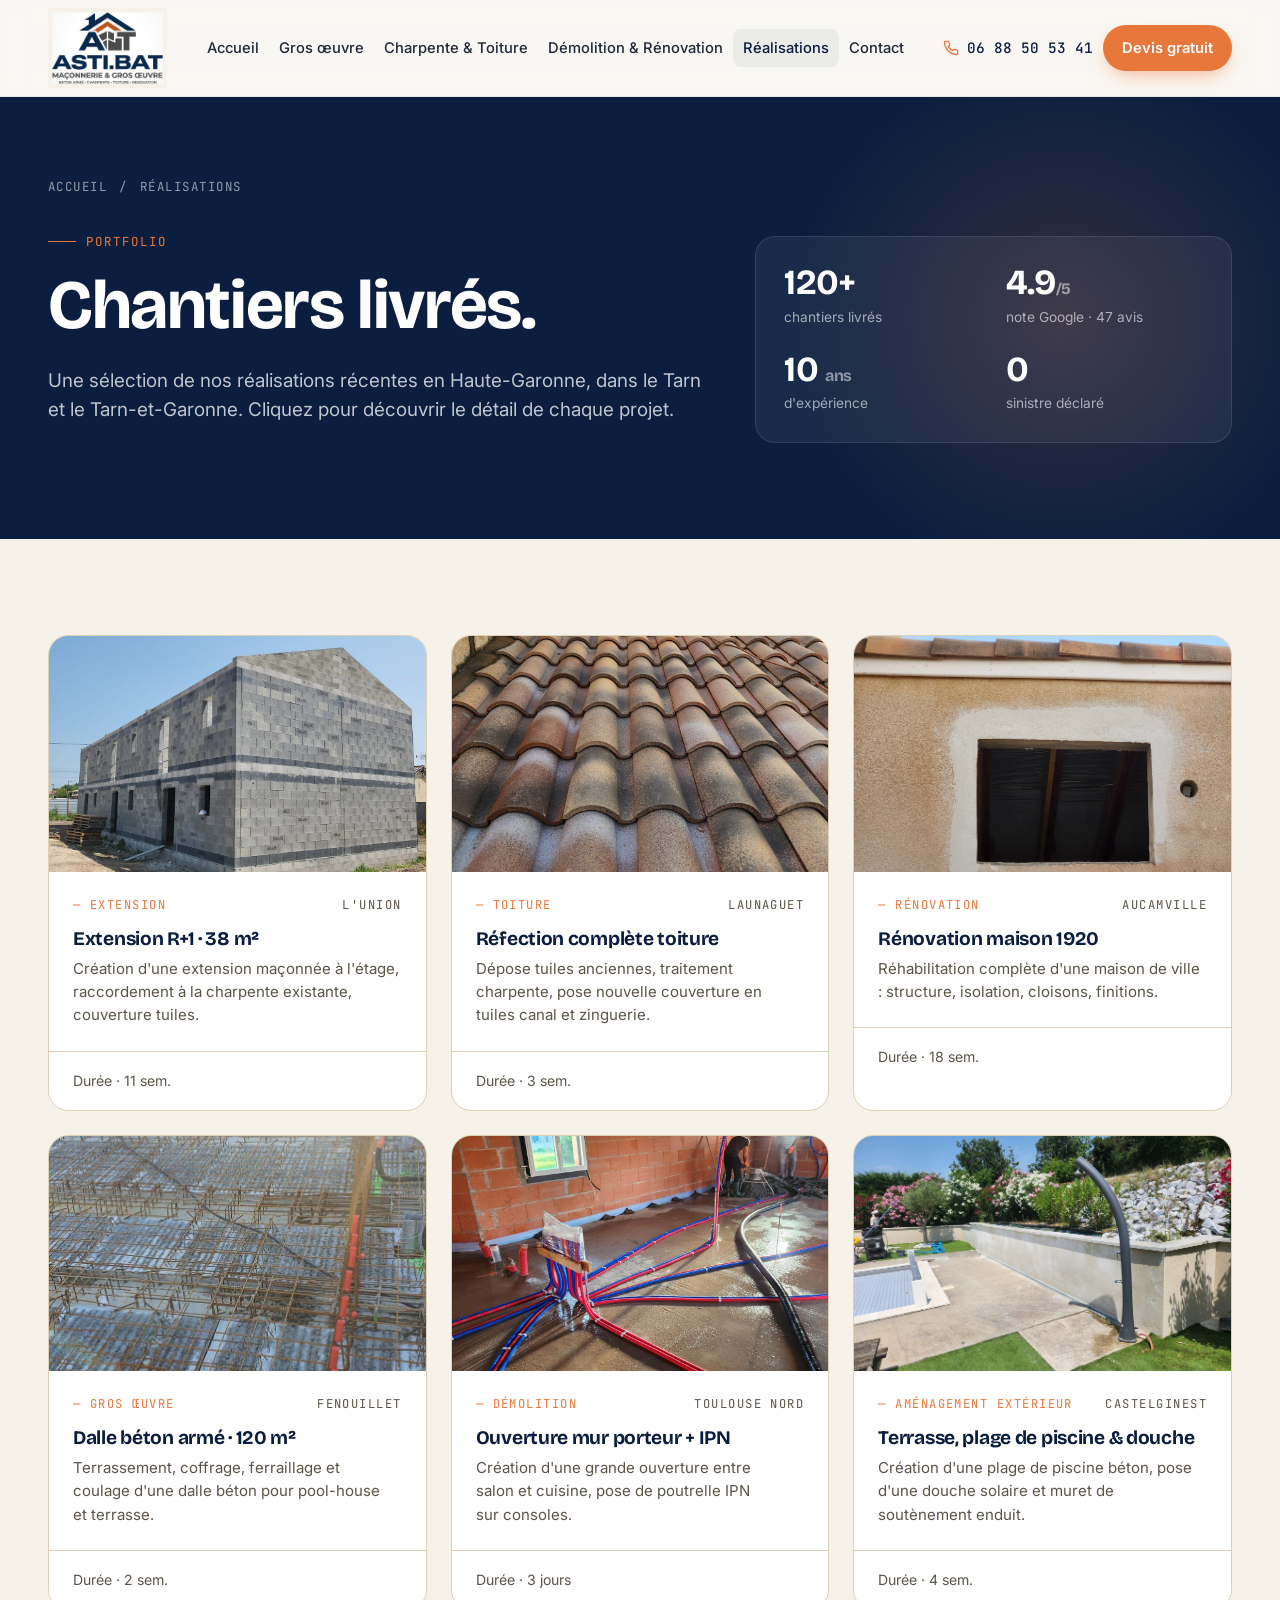
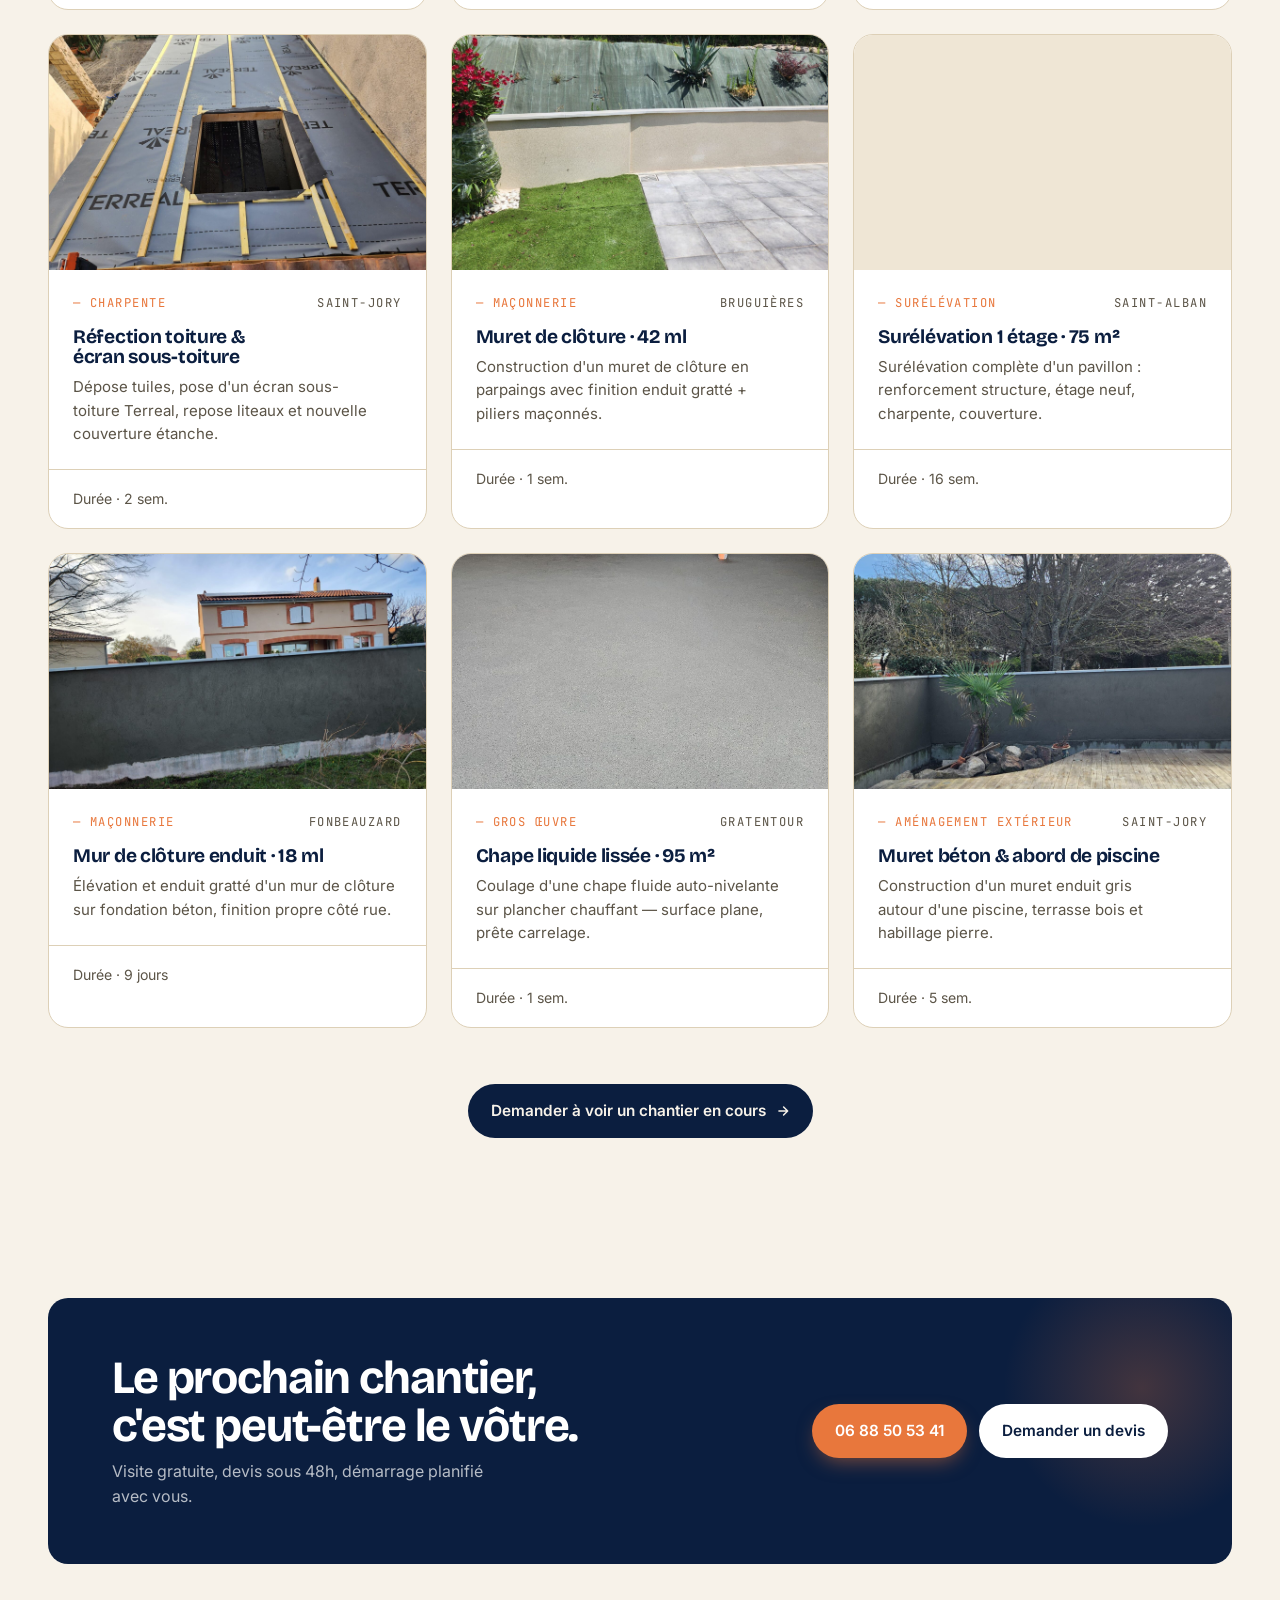
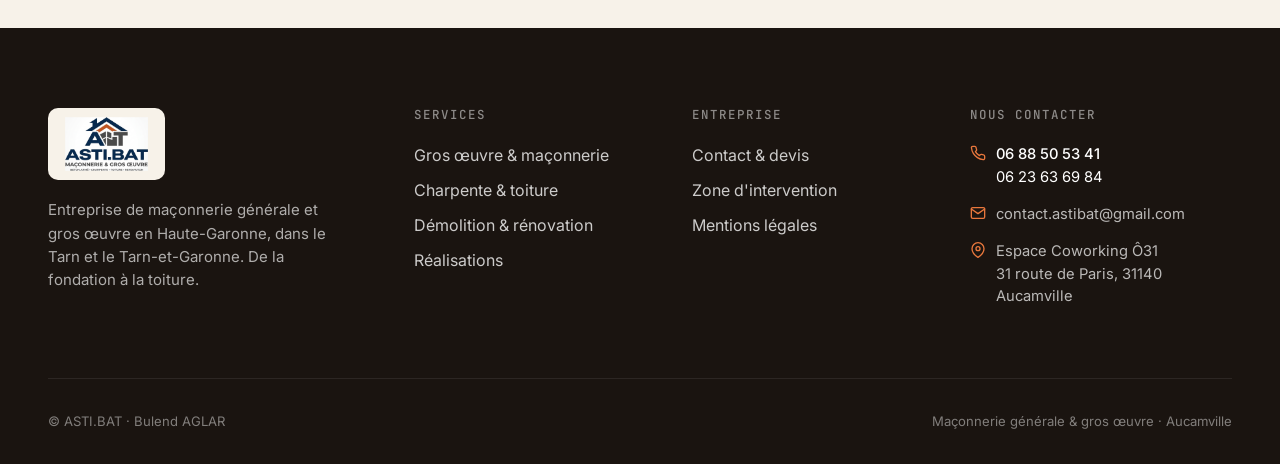
<file: realisations.html>
<!DOCTYPE html>
<html lang="fr">
<head>
<meta charset="UTF-8" />
<meta name="viewport" content="width=device-width, initial-scale=1.0" />
<title>Réalisations — ASTI.BAT · Chantiers Haute-Garonne, Tarn & Tarn-et-Garonne</title>
<meta name="description" content="Découvrez les derniers chantiers d'ASTI.BAT : extensions, rénovations, gros œuvre, toitures en Haute-Garonne, dans le Tarn et le Tarn-et-Garonne." />
<link rel="preconnect" href="https://fonts.googleapis.com" />
<link rel="preconnect" href="https://fonts.gstatic.com" crossorigin />
<link href="https://fonts.googleapis.com/css2?family=Bricolage+Grotesque:opsz,wght@12..96,400;12..96,500;12..96,600;12..96,700;12..96,800&family=Inter:wght@400;500;600;700&family=JetBrains+Mono:wght@400;500&display=swap" rel="stylesheet" />
<link rel="icon" type="image/png" sizes="32x32" href="assets/favicon/favicon-32.png" />
<link rel="icon" type="image/png" sizes="16x16" href="assets/favicon/favicon-16.png" />
<link rel="icon" href="assets/favicon/favicon.ico" sizes="any" />
<link rel="apple-touch-icon" sizes="180x180" href="assets/favicon/apple-touch-icon.png" />
<link rel="manifest" href="assets/favicon/site.webmanifest" />
<meta name="theme-color" content="#0B1E3F" />
<link rel="canonical" href="https://asti-bat.fr/realisations.html" />
<meta property="og:type" content="website" />
<meta property="og:site_name" content="ASTI.BAT" />
<meta property="og:locale" content="fr_FR" />
<meta property="og:url" content="https://asti-bat.fr/realisations.html" />
<meta property="og:title" content="Réalisations & chantiers livrés — ASTI.BAT" />
<meta property="og:description" content="Une sélection des derniers chantiers ASTI.BAT en Haute-Garonne, dans le Tarn et le Tarn-et-Garonne : extensions, toitures, gros œuvre, rénovation." />
<meta property="og:image" content="https://asti-bat.fr/assets/og-image.jpg" />
<meta property="og:image:width" content="1200" />
<meta property="og:image:height" content="630" />
<meta name="twitter:card" content="summary_large_image" />

<link rel="stylesheet" href="assets/style.css" />
<style>
  .project-card {
    background: white;
    border: 1px solid var(--line);
    border-radius: var(--r-lg);
    overflow: hidden;
    transition: transform .2s, box-shadow .2s;
  }
  .project-card:hover { transform: translateY(-4px); box-shadow: var(--shadow-2); }
  .project-card__media {
    aspect-ratio: 16/10;
    overflow: hidden;
    background: var(--cream-2);
  }
  .project-card__media img { width: 100%; height: 100%; object-fit: cover; transition: transform .4s; }
  .project-card:hover .project-card__media img { transform: scale(1.04); }
  .project-card__body { padding: 24px; }
  .project-card__meta {
    display: flex; justify-content: space-between; align-items: center;
    margin-bottom: 14px;
    font-family: var(--f-mono);
    font-size: 0.76rem;
    letter-spacing: 0.12em;
    text-transform: uppercase;
  }
  .project-card__meta .cat { color: var(--orange); }
  .project-card__meta .loc { color: var(--slate); }
  .project-card h3 { font-size: 1.2rem; color: var(--navy); margin-bottom: 8px; }
  .project-card p { font-size: 0.94rem; color: var(--slate); margin: 0; }
  .project-card__footer {
    display: flex; justify-content: space-between; gap: 12px;
    padding: 18px 24px;
    border-top: 1px solid var(--line);
    font-size: 0.88rem;
    color: var(--slate);
  }
  .projects-grid {
    display: grid;
    grid-template-columns: repeat(3, 1fr);
    gap: 24px;
  }
  @media (max-width: 980px) { .projects-grid { grid-template-columns: repeat(2, 1fr); } }
  @media (max-width: 640px) { .projects-grid { grid-template-columns: 1fr; } }
</style>
</head>
<body>

<header class="nav">
  <div class="container nav__inner">
    <a href="index.html" class="brand" aria-label="ASTI.BAT">
      <img loading="eager" decoding="async" src="uploads/logo-astibat.png" alt="ASTI.BAT — Maçonnerie & gros œuvre" class="brand__logo" />
    </a>
    <nav>
      <ul class="nav__links">
        <li><a href="index.html">Accueil</a></li>
        <li><a href="gros-oeuvre.html">Gros œuvre</a></li>
        <li><a href="charpente-toiture.html">Charpente & Toiture</a></li>
        <li><a href="demolition-renovation.html">Démolition & Rénovation</a></li>
        <li><a href="realisations.html" class="active">Réalisations</a></li>
        <li><a href="contact.html">Contact</a></li>
      </ul>
    </nav>
    <button class="nav__burger" type="button" aria-label="Ouvrir le menu" aria-expanded="false">
  <svg class="icon-open" viewBox="0 0 24 24" fill="none" stroke="currentColor" stroke-width="2" stroke-linecap="round" stroke-linejoin="round"><line x1="3" y1="6" x2="21" y2="6"/><line x1="3" y1="12" x2="21" y2="12"/><line x1="3" y1="18" x2="21" y2="18"/></svg>
  <svg class="icon-close" viewBox="0 0 24 24" fill="none" stroke="currentColor" stroke-width="2" stroke-linecap="round" stroke-linejoin="round"><line x1="18" y1="6" x2="6" y2="18"/><line x1="6" y1="6" x2="18" y2="18"/></svg>
</button>
    <div class="nav__cta">
      <a href="tel:+33688505341" class="nav__phone">
        <svg width="16" height="16" viewBox="0 0 24 24" fill="none" stroke="currentColor" stroke-width="2" stroke-linecap="round" stroke-linejoin="round"><path d="M22 16.92v3a2 2 0 0 1-2.18 2 19.79 19.79 0 0 1-8.63-3.07 19.5 19.5 0 0 1-6-6 19.79 19.79 0 0 1-3.07-8.67A2 2 0 0 1 4.11 2h3a2 2 0 0 1 2 1.72c.13.96.37 1.9.72 2.81a2 2 0 0 1-.45 2.11L8.09 9.91a16 16 0 0 0 6 6l1.27-1.27a2 2 0 0 1 2.11-.45c.91.35 1.85.59 2.81.72A2 2 0 0 1 22 16.92Z"/></svg>
        06 88 50 53 41
      </a>
      <a href="contact.html" class="btn btn-primary">Devis gratuit</a>
    </div>
  </div>
</header>

<section class="page-header">
  <div class="container">
    <div class="page-header__inner">
      <div>
        <div class="page-header__crumbs">
          <a href="index.html">Accueil</a> <span>/</span> <span>Réalisations</span>
        </div>
        <span class="eyebrow">Portfolio</span>
        <h1 style="margin-top: 18px;">Chantiers livrés.</h1>
        <p class="page-header__lead">Une sélection de nos réalisations récentes en Haute-Garonne, dans le Tarn et le Tarn-et-Garonne. Cliquez pour découvrir le détail de chaque projet.</p>
      </div>
      <aside class="page-header__side">
        <div style="display: grid; grid-template-columns: repeat(2, 1fr); gap: 24px;">
          <div>
            <div style="font-family: var(--f-display); font-size: 2.2rem; font-weight: 700; color: white; letter-spacing: -0.02em; line-height: 1;">120+</div>
            <div style="font-size: 0.86rem; color: rgba(255,255,255,.6); margin-top: 6px;">chantiers livrés</div>
          </div>
          <div>
            <div style="font-family: var(--f-display); font-size: 2.2rem; font-weight: 700; color: white; letter-spacing: -0.02em; line-height: 1;">4.9<small style="font-size: 1rem; color: rgba(255,255,255,.5);">/5</small></div>
            <div style="font-size: 0.86rem; color: rgba(255,255,255,.6); margin-top: 6px;">note Google · 47 avis</div>
          </div>
          <div>
            <div style="font-family: var(--f-display); font-size: 2.2rem; font-weight: 700; color: white; letter-spacing: -0.02em; line-height: 1;">10 <small style="font-size: 1rem; color: rgba(255,255,255,.5);">ans</small></div>
            <div style="font-size: 0.86rem; color: rgba(255,255,255,.6); margin-top: 6px;">d'expérience</div>
          </div>
          <div>
            <div style="font-family: var(--f-display); font-size: 2.2rem; font-weight: 700; color: white; letter-spacing: -0.02em; line-height: 1;">0</div>
            <div style="font-size: 0.86rem; color: rgba(255,255,255,.6); margin-top: 6px;">sinistre déclaré</div>
          </div>
        </div>
      </aside>
    </div>
  </div>
</section>

<section class="section">
  <div class="container">
    <div class="projects-grid">

      <article class="project-card reveal">
        <div class="project-card__media"><img loading="lazy" decoding="async" src="uploads/gros-oeuvre-maison-parpaings-02.jpg" alt="Extension R+1 maçonnée en parpaings" /></div>
        <div class="project-card__body">
          <div class="project-card__meta"><span class="cat">— Extension</span><span class="loc">L'Union</span></div>
          <h3>Extension R+1 · 38 m²</h3>
          <p>Création d'une extension maçonnée à l'étage, raccordement à la charpente existante, couverture tuiles.</p>
        </div>
        <div class="project-card__footer">
          <span>Durée · 11 sem.</span></div>
      </article>

      <article class="project-card reveal">
        <div class="project-card__media"><img loading="lazy" decoding="async" src="uploads/toiture-tuiles-canal-01.jpg" alt="Réfection toiture tuiles canal" /></div>
        <div class="project-card__body">
          <div class="project-card__meta"><span class="cat">— Toiture</span><span class="loc">Launaguet</span></div>
          <h3>Réfection complète toiture</h3>
          <p>Dépose tuiles anciennes, traitement charpente, pose nouvelle couverture en tuiles canal et zinguerie.</p>
        </div>
        <div class="project-card__footer">
          <span>Durée · 3 sem.</span></div>
      </article>

      <article class="project-card reveal">
        <div class="project-card__media"><img loading="lazy" decoding="async" src="uploads/toiture-facade-fenetre.jpg" alt="Maison rénovée — façade et ouverture refaites" /></div>
        <div class="project-card__body">
          <div class="project-card__meta"><span class="cat">— Rénovation</span><span class="loc">Aucamville</span></div>
          <h3>Rénovation maison 1920</h3>
          <p>Réhabilitation complète d'une maison de ville : structure, isolation, cloisons, finitions.</p>
        </div>
        <div class="project-card__footer">
          <span>Durée · 18 sem.</span></div>
      </article>

      <article class="project-card reveal">
        <div class="project-card__media"><img loading="lazy" decoding="async" src="uploads/gros-oeuvre-dalle-ferraillage-01.jpg" alt="Dalle béton armé ferraillée prête au coulage" /></div>
        <div class="project-card__body">
          <div class="project-card__meta"><span class="cat">— Gros œuvre</span><span class="loc">Fenouillet</span></div>
          <h3>Dalle béton armé · 120 m²</h3>
          <p>Terrassement, coffrage, ferraillage et coulage d'une dalle béton pour pool-house et terrasse.</p>
        </div>
        <div class="project-card__footer">
          <span>Durée · 2 sem.</span></div>
      </article>

      <article class="project-card reveal">
        <div class="project-card__media"><img loading="lazy" decoding="async" src="uploads/gros-oeuvre-plomberie-sol-02.jpg" alt="Chantier intérieur — passage des réseaux avant coulage" /></div>
        <div class="project-card__body">
          <div class="project-card__meta"><span class="cat">— Démolition</span><span class="loc">Toulouse Nord</span></div>
          <h3>Ouverture mur porteur + IPN</h3>
          <p>Création d'une grande ouverture entre salon et cuisine, pose de poutrelle IPN sur consoles.</p>
        </div>
        <div class="project-card__footer">
          <span>Durée · 3 jours</span></div>
      </article>

      <article class="project-card reveal">
        <div class="project-card__media"><img loading="lazy" decoding="async" src="uploads/exterieur-piscine-douche.jpg" alt="Terrasse et douche solaire en bord de piscine" /></div>
        <div class="project-card__body">
          <div class="project-card__meta"><span class="cat">— Aménagement extérieur</span><span class="loc">Castelginest</span></div>
          <h3>Terrasse, plage de piscine & douche</h3>
          <p>Création d'une plage de piscine béton, pose d'une douche solaire et muret de soutènement enduit.</p>
        </div>
        <div class="project-card__footer">
          <span>Durée · 4 sem.</span></div>
      </article>

      <article class="project-card reveal">
        <div class="project-card__media"><img loading="lazy" decoding="async" src="uploads/toiture-ecran-sous-toiture.jpg" alt="Pose d'écran sous-toiture Terreal et liteaux" /></div>
        <div class="project-card__body">
          <div class="project-card__meta"><span class="cat">— Charpente</span><span class="loc">Saint-Jory</span></div>
          <h3>Réfection toiture & écran sous-toiture</h3>
          <p>Dépose tuiles, pose d'un écran sous-toiture Terreal, repose liteaux et nouvelle couverture étanche.</p>
        </div>
        <div class="project-card__footer">
          <span>Durée · 2 sem.</span></div>
      </article>

      <article class="project-card reveal">
        <div class="project-card__media"><img loading="lazy" decoding="async" src="uploads/exterieur-muret-jardin-01.jpg" alt="Muret de clôture enduit et aménagement paysager" /></div>
        <div class="project-card__body">
          <div class="project-card__meta"><span class="cat">— Maçonnerie</span><span class="loc">Bruguières</span></div>
          <h3>Muret de clôture · 42 ml</h3>
          <p>Construction d'un muret de clôture en parpaings avec finition enduit gratté + piliers maçonnés.</p>
        </div>
        <div class="project-card__footer">
          <span>Durée · 1 sem.</span></div>
      </article>

      <article class="project-card reveal">
        <div class="project-card__media"><img loading="lazy" decoding="async" src="uploads/gros-oeuvre-maison-parpaings-01.jpg" alt="Élévation murs en parpaings — chantier neuf" /></div>
        <div class="project-card__body">
          <div class="project-card__meta"><span class="cat">— Surélévation</span><span class="loc">Saint-Alban</span></div>
          <h3>Surélévation 1 étage · 75 m²</h3>
          <p>Surélévation complète d'un pavillon : renforcement structure, étage neuf, charpente, couverture.</p>
        </div>
        <div class="project-card__footer">
          <span>Durée · 16 sem.</span></div>
      </article>

      <article class="project-card reveal">
        <div class="project-card__media"><img loading="lazy" decoding="async" src="uploads/exterieur-cloture-mur.jpg" alt="Mur de clôture enduit, façade rénovée à l'arrière" /></div>
        <div class="project-card__body">
          <div class="project-card__meta"><span class="cat">— Maçonnerie</span><span class="loc">Fonbeauzard</span></div>
          <h3>Mur de clôture enduit · 18 ml</h3>
          <p>Élévation et enduit gratté d'un mur de clôture sur fondation béton, finition propre côté rue.</p>
        </div>
        <div class="project-card__footer">
          <span>Durée · 9 jours</span></div>
      </article>

      <article class="project-card reveal">
        <div class="project-card__media"><img loading="lazy" decoding="async" src="uploads/gros-oeuvre-chape-lisse.jpg" alt="Chape liquide lissée prête à recevoir le revêtement" /></div>
        <div class="project-card__body">
          <div class="project-card__meta"><span class="cat">— Gros œuvre</span><span class="loc">Gratentour</span></div>
          <h3>Chape liquide lissée · 95 m²</h3>
          <p>Coulage d'une chape fluide auto-nivelante sur plancher chauffant — surface plane, prête carrelage.</p>
        </div>
        <div class="project-card__footer">
          <span>Durée · 1 sem.</span></div>
      </article>

      <article class="project-card reveal">
        <div class="project-card__media"><img loading="lazy" decoding="async" src="uploads/exterieur-piscine-muret.jpg" alt="Mise en eau d'une piscine bordée d'un muret béton enduit" /></div>
        <div class="project-card__body">
          <div class="project-card__meta"><span class="cat">— Aménagement extérieur</span><span class="loc">Saint-Jory</span></div>
          <h3>Muret béton & abord de piscine</h3>
          <p>Construction d'un muret enduit gris autour d'une piscine, terrasse bois et habillage pierre.</p>
        </div>
        <div class="project-card__footer">
          <span>Durée · 5 sem.</span></div>
      </article>

    </div>

    <div style="text-align: center; margin-top: 56px;">
      <a href="contact.html" class="btn btn-dark">
        Demander à voir un chantier en cours
        <svg width="14" height="14" viewBox="0 0 24 24" fill="none" stroke="currentColor" stroke-width="2.5" stroke-linecap="round" stroke-linejoin="round"><path d="M5 12h14M13 5l7 7-7 7"/></svg>
      </a>
    </div>
  </div>
</section>

<section class="section section--tight">
  <div class="container">
    <div class="cta-band reveal">
      <div>
        <h2>Le prochain chantier, c'est peut-être le vôtre.</h2>
        <p>Visite gratuite, devis sous 48h, démarrage planifié avec vous.</p>
      </div>
      <div class="cta-band__actions">
        <a href="tel:+33688505341" class="btn btn-primary">06 88 50 53 41</a>
        <a href="contact.html" class="btn btn-light">Demander un devis</a>
      </div>
    </div>
  </div>
</section>

<footer class="footer">
  <div class="container">
    <div class="footer__grid">
      <div class="footer__brand">
        <a href="index.html" class="brand" aria-label="ASTI.BAT"><img loading="eager" decoding="async" src="uploads/logo-astibat.png" alt="ASTI.BAT" class="brand__logo" /></a>
        <p>Entreprise de maçonnerie générale et gros œuvre en Haute-Garonne, dans le Tarn et le Tarn-et-Garonne. De la fondation à la toiture.</p>
      </div>
      <div><h4>Services</h4>
        <ul>
          <li><a href="gros-oeuvre.html">Gros œuvre & maçonnerie</a></li>
          <li><a href="charpente-toiture.html">Charpente & toiture</a></li>
          <li><a href="demolition-renovation.html">Démolition & rénovation</a></li>
          <li><a href="realisations.html">Réalisations</a></li>
        </ul>
      </div>
      <div><h4>Entreprise</h4>
        <ul>
          <li><a href="contact.html">Contact & devis</a></li>
          <li><a href="index.html#zones">Zone d'intervention</a></li>
          <li><a href="mentions-legales.html">Mentions légales</a></li>
        </ul>
      </div>
      <div class="footer__contact"><h4>Nous contacter</h4>
        <div class="line"><svg width="16" height="16" viewBox="0 0 24 24" fill="none" stroke="currentColor" stroke-width="2" stroke-linecap="round" stroke-linejoin="round"><path d="M22 16.92v3a2 2 0 0 1-2.18 2 19.79 19.79 0 0 1-8.63-3.07 19.5 19.5 0 0 1-6-6 19.79 19.79 0 0 1-3.07-8.67A2 2 0 0 1 4.11 2h3a2 2 0 0 1 2 1.72c.13.96.37 1.9.72 2.81a2 2 0 0 1-.45 2.11L8.09 9.91a16 16 0 0 0 6 6l1.27-1.27a2 2 0 0 1 2.11-.45c.91.35 1.85.59 2.81.72A2 2 0 0 1 22 16.92Z"/></svg><div><b>06 88 50 53 41</b><br/><b style="font-weight: 400;">06 23 63 69 84</b></div></div>
        <div class="line"><svg width="16" height="16" viewBox="0 0 24 24" fill="none" stroke="currentColor" stroke-width="2" stroke-linecap="round" stroke-linejoin="round"><path d="M4 4h16c1.1 0 2 .9 2 2v12c0 1.1-.9 2-2 2H4c-1.1 0-2-.9-2-2V6c0-1.1.9-2 2-2z"/><polyline points="22,6 12,13 2,6"/></svg><div>contact.astibat@gmail.com</div></div>
        <div class="line"><svg width="16" height="16" viewBox="0 0 24 24" fill="none" stroke="currentColor" stroke-width="2" stroke-linecap="round" stroke-linejoin="round"><path d="M21 10c0 7-9 13-9 13s-9-6-9-13a9 9 0 0 1 18 0z"/><circle cx="12" cy="10" r="3"/></svg><div>Espace Coworking Ô31<br/>31 route de Paris, 31140 Aucamville</div></div>
      </div>
    </div>
    <div class="footer__bottom">
      <div>© ASTI.BAT · Bulend AGLAR</div>
      <div>Maçonnerie générale & gros œuvre · Aucamville</div>
    </div>
  </div>
</footer>

<script src="assets/site.js"></script>
</body>
</html>
</file>
<file: assets/style.css>
/* =========================================================
   ASTI.BAT — Système de design
   ========================================================= */
:root {
  /* Palette — légèrement réchauffée, ton atelier/artisan */
  --navy: #0B1E3F;
  --navy-2: #0F2649;
  --navy-3: #15315C;
  --orange: #E8773C;
  --orange-2: #F08A4F;
  --orange-dark: #C9602A;
  --cream: #F7F2E9;
  --cream-2: #EFE6D5;
  --kraft: #E4D5BA;
  --line: #DDD0B7;
  --ink: #1A1410;
  --slate: #5B5447;
  --slate-2: #8A8170;

  /* Type */
  --f-display: "Bricolage Grotesque", "Inter", system-ui, sans-serif;
  --f-body: "Inter", system-ui, sans-serif;
  --f-mono: "JetBrains Mono", ui-monospace, monospace;
  --f-hand: "Caveat", "Bradley Hand", cursive;

  /* Spacing */
  --r-sm: 6px;
  --r: 12px;
  --r-lg: 20px;
  --shadow-1: 0 1px 2px rgba(11,30,63,.06), 0 4px 14px rgba(11,30,63,.06);
  --shadow-2: 0 18px 50px -20px rgba(11,30,63,.25);
}

* { box-sizing: border-box; }
html, body { margin: 0; padding: 0; }
body {
  font-family: var(--f-body);
  color: var(--ink);
  background: var(--cream);
  -webkit-font-smoothing: antialiased;
  line-height: 1.55;
  font-size: 16px;
}
img { max-width: 100%; display: block; }
a { color: inherit; text-decoration: none; }
button { font: inherit; cursor: pointer; }

.container {
  width: 100%;
  max-width: 1240px;
  margin-inline: auto;
  padding-inline: 28px;
}
.container-wide { max-width: 1400px; margin-inline: auto; padding-inline: 28px; }

/* =========================================================
   TYPOGRAPHIE
   ========================================================= */
h1, h2, h3, h4 {
  font-family: var(--f-display);
  font-weight: 700;
  letter-spacing: -0.02em;
  margin: 0;
  text-wrap: balance;
  line-height: 1.05;
}
h1 { font-size: clamp(2.4rem, 5.4vw, 4.5rem); }
h2 { font-size: clamp(1.9rem, 3.6vw, 2.9rem); letter-spacing: -0.025em; }
h3 { font-size: clamp(1.25rem, 2vw, 1.5rem); letter-spacing: -0.015em; }
p  { margin: 0 0 1em; text-wrap: pretty; color: #2A2F3A; }
.eyebrow {
  font-family: var(--f-mono);
  font-size: 0.78rem;
  letter-spacing: 0.16em;
  text-transform: uppercase;
  color: var(--orange);
  display: inline-flex;
  align-items: center;
  gap: 10px;
}
.hand {
  font-family: var(--f-hand);
  font-weight: 600;
  color: var(--orange);
  display: inline-block;
  line-height: 1;
}
.signature {
  font-family: var(--f-hand);
  font-weight: 600;
  font-size: 2.2rem;
  color: var(--orange);
  letter-spacing: -0.01em;
  line-height: 0.9;
  display: inline-block;
  transform: rotate(-3deg);
}
.stamp {
  display: inline-flex;
  align-items: center;
  gap: 8px;
  padding: 8px 14px;
  border: 2px solid var(--orange);
  color: var(--orange);
  font-family: var(--f-mono);
  font-size: 0.7rem;
  letter-spacing: 0.18em;
  text-transform: uppercase;
  font-weight: 600;
  border-radius: 4px;
  transform: rotate(-2deg);
  background: rgba(232, 119, 60, 0.04);
}
.eyebrow::before {
  content: "";
  width: 28px; height: 1px;
  background: var(--orange);
  display: inline-block;
}
.lead { font-size: 1.18rem; color: #2A2F3A; max-width: 60ch; }
.mono { font-family: var(--f-mono); }

/* =========================================================
   NAV
   ========================================================= */
.nav {
  position: sticky; top: 0;
  z-index: 50;
  background: rgba(250, 248, 245, 0.86);
  backdrop-filter: saturate(140%) blur(14px);
  -webkit-backdrop-filter: saturate(140%) blur(14px);
  border-bottom: 1px solid rgba(11,30,63,0.08);
}
.nav__inner {
  display: flex; align-items: center; justify-content: space-between;
  height: 96px;
  gap: 24px;
}
.brand {
  display: flex; align-items: center; gap: 12px;
  font-family: var(--f-display);
  font-weight: 700;
  font-size: 1.15rem;
  letter-spacing: -0.02em;
  color: var(--navy);
}
.brand__mark {
  width: 42px; height: 42px;
  display: grid; place-items: center;
  background: var(--navy);
  color: var(--cream);
  border-radius: 8px;
  position: relative;
  overflow: hidden;
}
.brand__mark::before{
  content:"";
  position:absolute; inset:auto 0 0 0;
  height: 30%;
  background: var(--orange);
}
.brand__mark span{
  position: relative; z-index:1;
  font-family: var(--f-display);
  font-weight: 800;
  font-size: 1.05rem;
  letter-spacing: -0.04em;
}
.brand__name { line-height: 1; }
.brand__name small {
  display: block;
  font-family: var(--f-mono);
  font-weight: 500;
  font-size: 0.65rem;
  letter-spacing: 0.14em;
  color: var(--slate);
  text-transform: uppercase;
  margin-top: 4px;
}

/* Image-based logo (when brand uses uploads/logo-astibat.png) */
.brand__logo {
  height: 80px;
  width: auto;
  display: block;
  object-fit: contain;
  flex-shrink: 0;
}
.footer__brand .brand__logo {
  height: 72px;
  background: var(--cream);
  padding: 6px 14px;
  border-radius: 10px;
}

.nav__links {
  display: flex; gap: 0;
  list-style: none; padding: 0; margin: 0;
}
.nav__links a {
  display: inline-block;
  padding: 8px 10px;
  border-radius: 8px;
  font-size: 0.92rem;
  font-weight: 500;
  color: #1f2937;
  white-space: nowrap;
  transition: background .2s, color .2s;
}
.nav__links a:hover { background: rgba(11,30,63,0.06); }
.nav__links a.active { color: var(--navy); background: rgba(11,30,63,0.06); }

.nav__cta {
  display: flex; gap: 10px; align-items: center;
  flex-shrink: 0;
}
.nav__cta .btn { padding: 11px 18px; font-size: 0.92rem; }
.nav__phone {
  display: inline-flex; align-items: center; gap: 8px;
  font-family: var(--f-mono);
  font-weight: 500;
  font-size: 0.9rem;
  color: var(--navy);
  white-space: nowrap;
}
.nav__phone svg { color: var(--orange); flex: none; }

.nav__burger {
  display: none;
  background: transparent;
  border: 0;
  padding: 10px;
  cursor: pointer;
  color: var(--navy);
  margin-left: 4px;
  border-radius: 8px;
}
.nav__burger:hover { background: rgba(11,30,63,0.06); }
.nav__burger svg { width: 26px; height: 26px; display: block; }
.nav__burger .icon-close { display: none; }
body.menu-open .nav__burger .icon-open  { display: none; }
body.menu-open .nav__burger .icon-close { display: block; }

/* Progressive responsive collapse — hide less critical items first */
@media (max-width: 1240px) {
  .nav__phone { display: none; }
}
@media (max-width: 1100px) {
  .nav__links a { padding: 9px 10px; font-size: 0.88rem; }
}
@media (max-width: 980px) {
  .nav__burger { display: inline-flex; }
  .nav__cta { display: none; }

  .nav__links {
    position: fixed;
    top: 96px;
    left: 0; right: 0;
    flex-direction: column;
    align-items: stretch;
    gap: 2px;
    background: var(--cream);
    padding: 18px 24px 28px;
    border-bottom: 1px solid rgba(11,30,63,0.08);
    box-shadow: 0 24px 40px -28px rgba(11,30,63,.22);
    transform: translateY(-110%);
    opacity: 0;
    visibility: hidden;
    transition: transform .25s ease, opacity .2s ease, visibility 0s linear .25s;
    z-index: 49;
    max-height: calc(100vh - 96px);
    overflow-y: auto;
  }
  body.menu-open .nav__links {
    transform: translateY(0);
    opacity: 1;
    visibility: visible;
    transition: transform .25s ease, opacity .2s ease, visibility 0s;
  }
  .nav__links a {
    padding: 14px 16px;
    font-size: 1.04rem;
    border-radius: 10px;
  }
  body.menu-open { overflow: hidden; }
}
@media (max-width: 560px) {
  .brand__logo { height: 56px; }
  .footer__brand .brand__logo { height: 64px; }
  .nav__inner { height: 80px; }
  .nav__links { top: 80px; max-height: calc(100vh - 80px); }
}

/* =========================================================
   BOUTONS
   ========================================================= */
.btn {
  display: inline-flex;
  align-items: center;
  gap: 10px;
  padding: 14px 22px;
  border-radius: 999px;
  font-weight: 600;
  font-size: 0.96rem;
  border: 1px solid transparent;
  transition: transform .15s ease, background .2s, color .2s, box-shadow .2s;
  white-space: nowrap;
}
.btn:hover { transform: translateY(-1px); }
.btn-primary {
  background: var(--orange);
  color: white;
  box-shadow: 0 8px 20px -6px rgba(232,119,60,.55);
}
.btn-primary:hover { background: var(--orange-dark); }
.btn-dark {
  background: var(--navy);
  color: var(--cream);
}
.btn-dark:hover { background: var(--navy-3); }
.btn-ghost {
  background: transparent;
  color: var(--navy);
  border-color: rgba(11,30,63,0.18);
}
.btn-ghost:hover { background: rgba(11,30,63,0.05); }
.btn-light {
  background: white;
  color: var(--navy);
  border-color: rgba(255,255,255,.4);
}
.btn-light:hover { background: var(--cream); }

.btn svg { transition: transform .2s; }
.btn:hover svg { transform: translateX(2px); }

/* =========================================================
   HERO
   ========================================================= */
.hero {
  position: relative;
  background: var(--navy);
  color: white;
  overflow: hidden;
  isolation: isolate;
}
.hero__grid {
  display: grid;
  grid-template-columns: 1.05fr 0.95fr;
  gap: 56px;
  align-items: center;
  padding: 110px 0 130px;
}
.hero__copy { position: relative; z-index: 2; }
.hero h1 {
  color: white;
  font-size: clamp(2.6rem, 6vw, 5.2rem);
  line-height: 0.98;
  margin-bottom: 28px;
}
.hero h1 em {
  font-style: normal;
  color: var(--orange);
  display: inline-block;
  position: relative;
}
.hero h1 em::after{
  content:"";
  position:absolute; left:0; right:0; bottom:-2px;
  height: 6px;
  background: var(--orange);
  opacity: .25;
  border-radius: 3px;
}
.hero__sub {
  font-size: 1.18rem;
  color: rgba(255,255,255,0.78);
  max-width: 56ch;
  margin-bottom: 36px;
}
.hero__cta { display: flex; flex-wrap: wrap; gap: 14px; }

.hero__meta {
  margin-top: 50px;
  display: grid;
  grid-template-columns: repeat(3, 1fr);
  gap: 28px;
  padding-top: 28px;
  border-top: 1px solid rgba(255,255,255,.12);
}
.hero__meta b {
  display: block;
  font-family: var(--f-display);
  font-size: 2rem;
  font-weight: 700;
  color: white;
  line-height: 1;
  margin-bottom: 6px;
  letter-spacing: -0.02em;
}
.hero__meta span {
  font-size: 0.85rem;
  color: rgba(255,255,255,0.6);
}

.hero__visual {
  position: relative;
  aspect-ratio: 4/5;
  border-radius: var(--r-lg);
  overflow: hidden;
  z-index: 1;
  box-shadow: var(--shadow-2);
}
.hero__visual img {
  width: 100%; height: 100%;
  object-fit: cover;
  filter: contrast(1.02) saturate(0.92);
}
.hero__visual::after{
  content:"";
  position: absolute; inset: 0;
  background: linear-gradient(180deg, rgba(11,30,63,0) 50%, rgba(11,30,63,0.6) 100%);
}
.hero__badge {
  position: absolute;
  left: 22px; bottom: 22px;
  background: white;
  color: var(--navy);
  padding: 14px 18px;
  border-radius: 12px;
  box-shadow: var(--shadow-1);
  display: flex; align-items: center; gap: 12px;
  z-index: 2;
}
.hero__badge .dot {
  width: 10px; height: 10px;
  background: #22C55E;
  border-radius: 50%;
  box-shadow: 0 0 0 6px rgba(34,197,94,.18);
}
.hero__badge b { display: block; font-size: 0.95rem; }
.hero__badge span { font-size: 0.8rem; color: var(--slate); }

/* Diagonal bg accent */
.hero::before {
  content: "";
  position: absolute;
  right: -10%;
  top: -20%;
  width: 60%;
  height: 80%;
  background: radial-gradient(ellipse at center, rgba(232,119,60,.18), transparent 60%);
  z-index: 0;
}

@media (max-width: 900px) {
  .hero__grid { grid-template-columns: 1fr; padding: 70px 0 80px; gap: 40px; }
  .hero__meta { grid-template-columns: repeat(3, 1fr); gap: 16px; }
  .hero__meta b { font-size: 1.5rem; }
}

/* =========================================================
   SECTIONS
   ========================================================= */
.section { padding: 96px 0; }
.section--tight { padding: 64px 0; }
.section--cream { background: var(--cream); }
.section--cream2 { background: var(--cream-2); }
.section--navy { background: var(--navy); color: white; }
.section--navy h2, .section--navy h3 { color: white; }
.section--navy p { color: rgba(255,255,255,.74); }

.section__head {
  display: flex;
  align-items: end;
  justify-content: space-between;
  gap: 40px;
  margin-bottom: 56px;
}
.section__head h2 { max-width: 18ch; }
.section__head p { max-width: 44ch; margin: 0; }
@media (max-width: 760px) {
  .section__head { flex-direction: column; align-items: start; gap: 18px; margin-bottom: 36px; }
}

/* =========================================================
   SERVICES
   ========================================================= */
.services {
  display: grid;
  grid-template-columns: repeat(3, 1fr);
  gap: 20px;
}
.service-card {
  background: white;
  border-radius: var(--r-lg);
  padding: 36px 32px;
  border: 1px solid var(--line);
  display: flex; flex-direction: column;
  transition: transform .25s ease, box-shadow .25s ease, border-color .25s ease;
  text-decoration: none;
  color: inherit;
  position: relative;
  overflow: hidden;
}
.service-card:hover {
  transform: translateY(-4px);
  box-shadow: var(--shadow-2);
  border-color: rgba(232,119,60,.4);
}
.service-card__num {
  font-family: var(--f-mono);
  font-size: 0.78rem;
  color: var(--orange);
  letter-spacing: 0.12em;
  margin-bottom: 24px;
}
.service-card__icon {
  width: 64px; height: 64px;
  background: var(--cream-2);
  border-radius: 14px;
  display: grid; place-items: center;
  color: var(--navy);
  margin-bottom: 28px;
  transition: background .25s, color .25s;
}
.service-card:hover .service-card__icon {
  background: var(--orange);
  color: white;
}
.service-card h3 { margin-bottom: 12px; color: var(--navy); }
.service-card p { color: var(--slate); font-size: 0.96rem; margin-bottom: 24px; flex: 1; }
.service-card__tags {
  display: flex; flex-wrap: wrap; gap: 6px;
  margin-bottom: 28px;
}
.service-card__tags span {
  font-size: 0.78rem;
  padding: 4px 10px;
  background: var(--cream-2);
  color: var(--navy);
  border-radius: 999px;
}
.service-card__link {
  display: inline-flex; align-items: center; gap: 8px;
  font-weight: 600;
  font-size: 0.92rem;
  color: var(--navy);
}
.service-card__link svg { transition: transform .2s; }
.service-card:hover .service-card__link svg { transform: translateX(4px); }
@media (max-width: 900px) { .services { grid-template-columns: 1fr; } }

/* =========================================================
   FEATURES (Pourquoi nous)
   ========================================================= */
.features {
  display: grid;
  grid-template-columns: repeat(4, 1fr);
  gap: 1px;
  background: var(--line);
  border-radius: var(--r-lg);
  overflow: hidden;
}
.features__item {
  background: var(--cream);
  padding: 36px 30px;
}
.features__item svg { color: var(--orange); margin-bottom: 22px; }
.features__item h3 { font-size: 1.15rem; color: var(--navy); margin-bottom: 8px; }
.features__item p { font-size: 0.94rem; color: var(--slate); margin: 0; }
@media (max-width: 900px) { .features { grid-template-columns: repeat(2, 1fr); } }
@media (max-width: 560px) { .features { grid-template-columns: 1fr; } }

/* =========================================================
   PROCESS
   ========================================================= */
.process {
  display: grid;
  grid-template-columns: repeat(4, 1fr);
  gap: 28px;
  counter-reset: step;
}
.process__step {
  position: relative;
  padding-top: 38px;
}
.process__step::before {
  content: "";
  position: absolute;
  top: 0; left: 0;
  height: 2px; width: 36px;
  background: var(--orange);
}
.process__step .num {
  font-family: var(--f-mono);
  font-size: 0.78rem;
  color: var(--orange);
  letter-spacing: 0.16em;
  display: block;
  margin-bottom: 14px;
}
.process__step h3 { font-size: 1.25rem; color: var(--navy); margin-bottom: 10px; }
.process__step p { font-size: 0.94rem; color: var(--slate); }
@media (max-width: 900px) { .process { grid-template-columns: repeat(2, 1fr); } }
@media (max-width: 560px) { .process { grid-template-columns: 1fr; } }

/* =========================================================
   CTA BAND
   ========================================================= */
.cta-band {
  background: var(--navy);
  color: white;
  border-radius: var(--r-lg);
  padding: 56px 64px;
  display: grid;
  grid-template-columns: 1.4fr auto;
  align-items: center;
  gap: 40px;
  position: relative;
  overflow: hidden;
}
.cta-band::before{
  content:"";
  position:absolute; right:-50px; top:-50px;
  width: 280px; height: 280px;
  background: radial-gradient(circle, rgba(232,119,60,.25), transparent 70%);
}
.cta-band h2 { color: white; max-width: 18ch; margin: 0 0 8px; }
.cta-band p { color: rgba(255,255,255,.7); margin: 0; max-width: 42ch; }
.cta-band__actions { display: flex; gap: 12px; flex-wrap: wrap; position: relative; }
@media (max-width: 760px) {
  .cta-band { grid-template-columns: 1fr; padding: 40px 28px; }
}

/* =========================================================
   FOOTER
   ========================================================= */
.footer {
  background: var(--ink);
  color: rgba(255,255,255,0.7);
  padding: 80px 0 32px;
}
.footer__grid {
  display: grid;
  grid-template-columns: 1.4fr 1fr 1fr 1.2fr;
  gap: 60px;
  padding-bottom: 56px;
  border-bottom: 1px solid rgba(255,255,255,0.08);
}
.footer h4 {
  font-family: var(--f-mono);
  font-size: 0.78rem;
  letter-spacing: 0.16em;
  text-transform: uppercase;
  color: rgba(255,255,255,.5);
  margin-bottom: 22px;
  font-weight: 500;
}
.footer ul { list-style: none; margin: 0; padding: 0; }
.footer li { margin-bottom: 10px; }
.footer a { color: rgba(255,255,255,.78); }
.footer a:hover { color: var(--orange); }
.footer__brand { color: white; }
.footer__brand .brand { color: white; }
.footer__brand .brand__name small { color: rgba(255,255,255,.5); }
.footer__brand p { margin-top: 18px; font-size: 0.94rem; color: rgba(255,255,255,.65); max-width: 36ch; }

.footer__contact b { color: white; font-weight: 500; }
.footer__contact .line {
  display: flex; align-items: start; gap: 10px;
  margin-bottom: 14px;
  font-size: 0.92rem;
}
.footer__contact svg { color: var(--orange); flex: none; margin-top: 2px; }

.footer__bottom {
  display: flex; justify-content: space-between; align-items: center;
  padding-top: 32px;
  font-size: 0.82rem;
  color: rgba(255,255,255,.45);
  gap: 20px;
  flex-wrap: wrap;
}
@media (max-width: 900px) {
  .footer__grid { grid-template-columns: 1fr 1fr; gap: 40px; }
}
@media (max-width: 560px) {
  .footer__grid { grid-template-columns: 1fr; }
}

/* =========================================================
   PAGE HEADER (sub-pages)
   ========================================================= */
.page-header {
  background: var(--navy);
  color: white;
  padding: 80px 0 96px;
  position: relative;
  overflow: hidden;
}
.page-header::before{
  content:"";
  position:absolute; right: -8%; top: -20%;
  width: 50%; height: 140%;
  background: radial-gradient(ellipse at center, rgba(232,119,60,.18), transparent 60%);
}
.page-header__crumbs {
  font-family: var(--f-mono);
  font-size: 0.78rem;
  letter-spacing: 0.12em;
  color: rgba(255,255,255,.55);
  text-transform: uppercase;
  margin-bottom: 28px;
  display: flex; align-items: center; gap: 12px;
}
.page-header__crumbs a { color: rgba(255,255,255,.55); }
.page-header__crumbs a:hover { color: var(--orange); }
.page-header h1 {
  color: white;
  max-width: 18ch;
  margin-bottom: 24px;
}
.page-header__lead { color: rgba(255,255,255,.74); font-size: 1.18rem; max-width: 60ch; }
.page-header__inner { display: grid; grid-template-columns: 1.4fr 1fr; gap: 40px; align-items: end; position: relative; z-index: 1; }
.page-header__side {
  background: rgba(255,255,255,.06);
  border: 1px solid rgba(255,255,255,.1);
  border-radius: var(--r-lg);
  padding: 28px;
}
.page-header__side ul { list-style: none; margin: 0; padding: 0; }
.page-header__side li { display: flex; align-items: center; gap: 12px; padding: 12px 0; border-bottom: 1px solid rgba(255,255,255,.08); font-size: 0.96rem; }
.page-header__side li:last-child { border-bottom: 0; }
.page-header__side svg { color: var(--orange); flex: none; }
@media (max-width: 900px) {
  .page-header__inner { grid-template-columns: 1fr; }
}

/* =========================================================
   SERVICE-DETAIL CONTENT BLOCKS
   ========================================================= */
.content-block {
  display: grid;
  grid-template-columns: 1fr 1fr;
  gap: 60px;
  align-items: start;
  margin-bottom: 64px;
}
.content-block:nth-child(even) .content-block__media { order: -1; }
.content-block h2 { color: var(--navy); margin-bottom: 16px; }
.content-block .eyebrow { margin-bottom: 16px; }
.content-block p { color: var(--slate); }
.content-block ul {
  list-style: none; padding: 0; margin: 16px 0 0;
}
.content-block li {
  display: flex; gap: 12px;
  padding: 12px 0;
  border-top: 1px solid var(--line);
  font-size: 0.96rem;
  color: var(--ink);
}
.content-block li:last-child { border-bottom: 1px solid var(--line); }
.content-block li::before {
  content: "+";
  color: var(--orange);
  font-family: var(--f-mono);
  font-weight: 700;
  flex: none;
}
.content-block__media {
  border-radius: var(--r-lg);
  overflow: hidden;
  aspect-ratio: 4/3;
  background: var(--cream-2);
  position: relative;
}
.content-block__media img { width: 100%; height: 100%; object-fit: cover; }
@media (max-width: 900px) {
  .content-block { grid-template-columns: 1fr; gap: 28px; }
  .content-block:nth-child(even) .content-block__media { order: 0; }
}

/* =========================================================
   STAT STRIP
   ========================================================= */
.stat-strip {
  display: grid;
  grid-template-columns: repeat(4, 1fr);
  gap: 0;
  background: var(--cream-2);
  border-radius: var(--r-lg);
  overflow: hidden;
}
.stat-strip__item {
  padding: 36px 28px;
  border-right: 1px solid var(--line);
}
.stat-strip__item:last-child { border-right: 0; }
.stat-strip__item b {
  display: block;
  font-family: var(--f-display);
  font-size: clamp(2rem, 4vw, 3rem);
  font-weight: 700;
  color: var(--navy);
  line-height: 1;
  letter-spacing: -0.03em;
  margin-bottom: 8px;
}
.stat-strip__item span { font-size: 0.92rem; color: var(--slate); }
@media (max-width: 760px) {
  .stat-strip { grid-template-columns: repeat(2, 1fr); }
  .stat-strip__item:nth-child(2) { border-right: 0; }
  .stat-strip__item:nth-child(1),
  .stat-strip__item:nth-child(2) { border-bottom: 1px solid var(--line); }
}

/* =========================================================
   GALLERY (Réalisations)
   ========================================================= */
.gallery-grid {
  display: grid;
  grid-template-columns: repeat(12, 1fr);
  grid-auto-rows: clamp(280px, 28vw, 420px);
  gap: 16px;
}
.gallery-item {
  position: relative;
  border-radius: var(--r);
  overflow: hidden;
  background: var(--cream-2);
  height: 100%;
  cursor: pointer;
  transition: transform .2s;
}
.gallery-item:hover { transform: translateY(-3px); }
.gallery-item img { width: 100%; height: 100%; object-fit: cover; transition: transform .4s; }
.gallery-item:hover img { transform: scale(1.04); }
.gallery-item--lg { grid-column: span 6; }
.gallery-item--md { grid-column: span 4; }
.gallery-item--sm { grid-column: span 4; }
.gallery-item--xl { grid-column: span 8; }
.gallery-item__cap {
  position: absolute;
  left: 16px; right: 16px; bottom: 16px;
  background: rgba(11,30,63,.92);
  color: white;
  padding: 12px 16px;
  border-radius: 10px;
  display: flex; align-items: center; justify-content: space-between; gap: 12px;
  backdrop-filter: blur(8px);
}
.gallery-item__cap b { display: block; font-size: 0.96rem; }
.gallery-item__cap span { font-size: 0.78rem; color: rgba(255,255,255,.65); font-family: var(--f-mono); }
.gallery-item__tag {
  position: absolute; top: 14px; left: 14px;
  background: var(--orange);
  color: white;
  font-family: var(--f-mono);
  font-size: 0.72rem;
  letter-spacing: 0.1em;
  padding: 5px 10px;
  border-radius: 999px;
  text-transform: uppercase;
}
@media (max-width: 760px) {
  .gallery-grid { grid-template-columns: 1fr; }
  .gallery-item { grid-column: span 1 !important; }
}

/* =========================================================
   FAQ
   ========================================================= */
.faq-list { max-width: 880px; margin: 0 auto; }
.faq-item {
  border-bottom: 1px solid var(--line);
  padding: 24px 0;
  cursor: pointer;
}
.faq-item summary {
  display: flex; align-items: center; justify-content: space-between;
  font-family: var(--f-display);
  font-weight: 600;
  font-size: 1.18rem;
  color: var(--navy);
  list-style: none;
  letter-spacing: -0.01em;
  gap: 24px;
}
.faq-item summary::-webkit-details-marker { display: none; }
.faq-item summary::after {
  content: "+";
  font-family: var(--f-mono);
  font-weight: 400;
  font-size: 1.5rem;
  color: var(--orange);
  transition: transform .2s;
  flex: none;
}
.faq-item[open] summary::after { content: "−"; }
.faq-item p { margin: 18px 0 4px; color: var(--slate); }

/* =========================================================
   ZONES
   ========================================================= */
.zones-grid {
  display: grid;
  grid-template-columns: repeat(6, 1fr);
  gap: 1px;
  background: var(--line);
  border-radius: var(--r);
  overflow: hidden;
}
.zone {
  background: var(--cream);
  padding: 18px 20px;
  display: flex; align-items: center; gap: 10px;
  font-size: 0.94rem;
  color: var(--navy);
}
.zone__num { font-family: var(--f-mono); font-size: 0.72rem; color: var(--orange); }
@media (max-width: 1100px) { .zones-grid { grid-template-columns: repeat(4, 1fr); } }
@media (max-width: 700px)  { .zones-grid { grid-template-columns: repeat(3, 1fr); } }
@media (max-width: 480px)  { .zones-grid { grid-template-columns: repeat(2, 1fr); } }

.zones-depts {
  display: grid;
  grid-template-columns: repeat(3, 1fr);
  gap: 1px;
  background: var(--line);
  border-radius: var(--r);
  overflow: hidden;
}
.zone-dept { background: var(--cream); padding: 30px 28px; }
.zone-dept__head {
  display: flex; align-items: center; gap: 12px;
  font-family: var(--f-display); font-weight: 700; font-size: 1.18rem;
  color: var(--navy);
  padding-bottom: 16px; margin-bottom: 18px;
  border-bottom: 1px solid var(--line);
}
.zone-dept__num {
  font-family: var(--f-mono); font-size: 0.78rem;
  color: var(--cream); background: var(--orange);
  padding: 4px 9px; border-radius: 6px;
}
.zone-dept__cities {
  list-style: none; margin: 0; padding: 0;
  display: flex; flex-wrap: wrap; gap: 9px 16px;
}
.zone-dept__cities li { font-size: 0.94rem; color: var(--navy); }
@media (max-width: 860px) { .zones-depts { grid-template-columns: 1fr; } }

/* =========================================================
   REVEAL ANIMATION
   Progressive enhancement: elements are visible by default
   so they show even if JS / IntersectionObserver fail.
   JS adds .is-pre on init (hides them), then .in reveals them.
   ========================================================= */
.reveal { transition: opacity .8s ease, transform .8s ease; }
.reveal.is-pre { opacity: 0; transform: translateY(24px); }
.reveal.in { opacity: 1; transform: translateY(0); }

/* small utility */
.text-orange { color: var(--orange); }
.text-navy { color: var(--navy); }
.divider { height: 1px; background: var(--line); border: 0; margin: 0; }

/* Generic 2-column split for content sections — collapses on tablet & mobile */
.split-2 {
  display: grid;
  grid-template-columns: 0.95fr 1.1fr;
  gap: 64px;
  align-items: center;
}
.split-2--wide-right { grid-template-columns: 1fr 1.4fr; gap: 80px; }
@media (max-width: 900px) {
  .split-2, .split-2--wide-right {
    grid-template-columns: 1fr;
    gap: 40px;
  }
}
.placeholder-img {
  position: absolute; inset: 0;
  background:
    repeating-linear-gradient(
      45deg,
      rgba(11,30,63,.06),
      rgba(11,30,63,.06) 8px,
      rgba(11,30,63,.02) 8px,
      rgba(11,30,63,.02) 16px
    ),
    var(--cream-2);
  display: grid; place-items: center;
  color: var(--navy);
  font-family: var(--f-mono);
  font-size: 0.8rem;
  letter-spacing: 0.12em;
  text-transform: uppercase;
  text-align: center;
  padding: 20px;
}

/* =========================================================
   LEGAL / mentions légales
   ========================================================= */
.legal {
  max-width: 760px;
  margin-inline: auto;
}
.legal__intro {
  font-size: 1.05rem;
  color: var(--slate);
  border-left: 3px solid var(--orange);
  padding: 4px 0 4px 20px;
  margin-bottom: 56px;
}
.legal__block {
  padding: 32px 0;
  border-top: 1px solid var(--line);
}
.legal__block:first-of-type { border-top: 0; padding-top: 0; }
.legal__block h2 {
  font-size: 1.4rem;
  color: var(--navy);
  letter-spacing: -0.015em;
  margin-bottom: 18px;
}
.legal__block h3 {
  font-size: 1.05rem;
  color: var(--navy);
  margin-top: 22px;
  margin-bottom: 8px;
  font-weight: 600;
}
.legal__block p,
.legal__block li {
  color: var(--slate);
  font-size: 0.98rem;
  line-height: 1.65;
}
.legal__block ul { padding-left: 0; list-style: none; margin: 12px 0; }
.legal__block ul li {
  padding: 6px 0;
  display: grid;
  grid-template-columns: 200px 1fr;
  gap: 16px;
}
.legal__block ul li b {
  font-family: var(--f-mono);
  font-size: 0.78rem;
  letter-spacing: 0.08em;
  text-transform: uppercase;
  color: var(--navy);
  font-weight: 500;
  align-self: start;
  padding-top: 3px;
}
.legal__block a {
  color: var(--orange);
  text-decoration: underline;
  text-underline-offset: 3px;
  text-decoration-thickness: 1px;
}
.legal__block a:hover { color: var(--orange-dark); }
@media (max-width: 600px) {
  .legal__block ul li { grid-template-columns: 1fr; gap: 2px; }
}

/* Map placeholder */
.map-frame {
  border-radius: var(--r-lg);
  overflow: hidden;
  height: 360px;
  background: var(--cream-2);
  border: 1px solid var(--line);
  position: relative;
}
.map-frame iframe { width: 100%; height: 100%; border: 0; }
</file>
